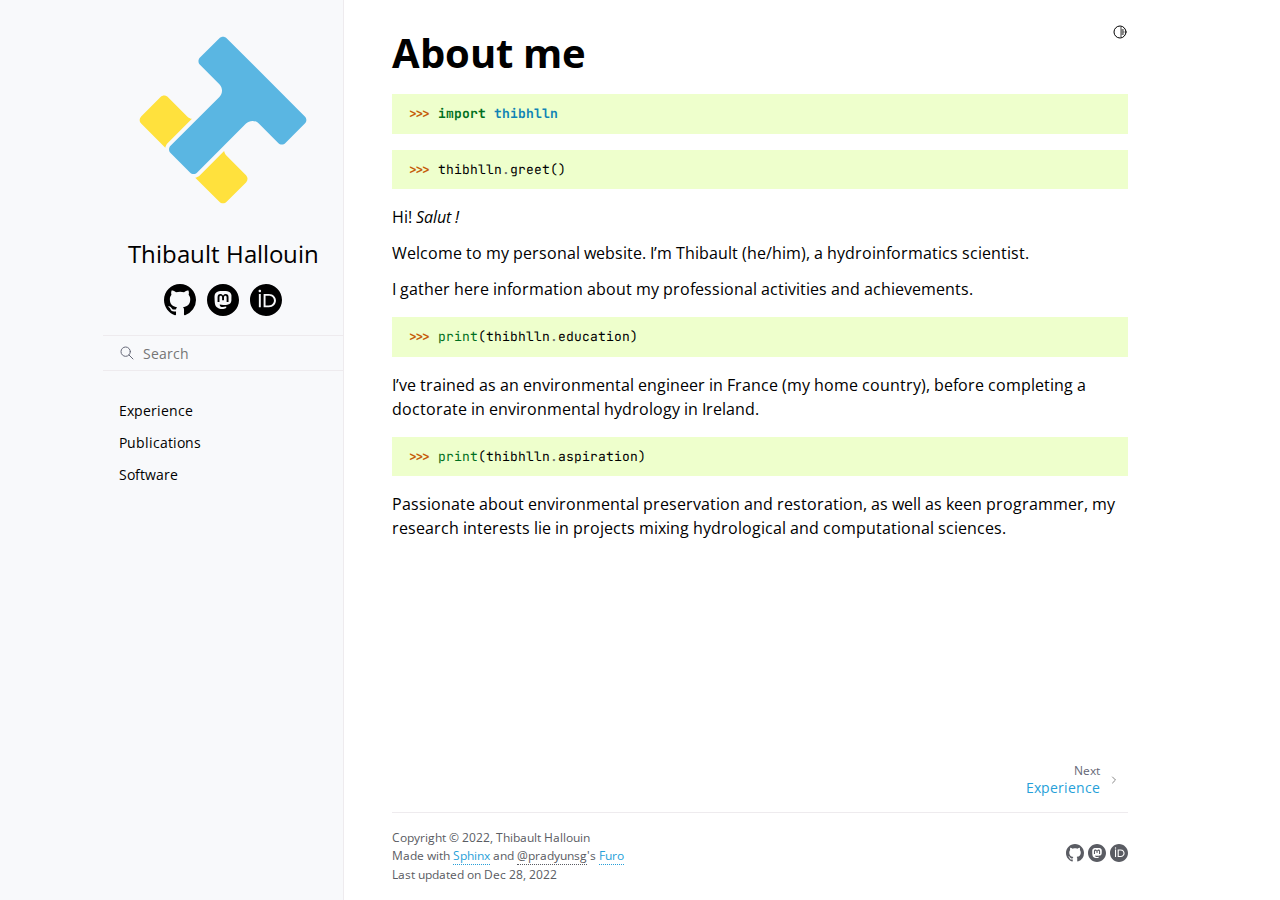
<file: index.html>
<!doctype html>
<html class="no-js" lang="en">
  <head><meta charset="utf-8"/>
    <meta name="viewport" content="width=device-width,initial-scale=1"/>
    <meta name="color-scheme" content="light dark"><meta name="generator" content="Docutils 0.17.1: http://docutils.sourceforge.net/" />
<link rel="index" title="Index" href="genindex.html" /><link rel="search" title="Search" href="search.html" /><link rel="next" title="Experience" href="experience.html" />

    <link rel="shortcut icon" href="_static/thibhlln.ico"/><meta name="generator" content="sphinx-4.5.0, furo 2022.03.04"/>
        <title>Thibault Hallouin</title>
      <link rel="stylesheet" type="text/css" href="_static/pygments.css" />
    <link rel="stylesheet" type="text/css" href="_static/styles/furo.css?digest=935aa2abcc5c1da4283d1dc201fb1f0add16d23a" />
    <link rel="stylesheet" type="text/css" href="_static/panels-main.c949a650a448cc0ae9fd3441c0e17fb0.css" />
    <link rel="stylesheet" type="text/css" href="_static/panels-bootstrap.5fd3999ee7762ccc51105388f4a9d115.css" />
    <link rel="stylesheet" type="text/css" href="_static/panels-variables.06eb56fa6e07937060861dad626602ad.css" />
    <link rel="stylesheet" type="text/css" href="_static/styles/furo-extensions.css?digest=25ceb02ed1c46dc30f2321ff83e92799f69dfdb9" />
    <link rel="stylesheet" type="text/css" href="_static/custom.css" />
    
    


<style>
  body {
    --color-code-background: #eeffcc;
  --color-code-foreground: black;
  --font-stack: Open Sans, sans-serif;
  --font-stack--monospace: JetBrains Mono, monospace;
  --color-brand-primary: var(--color-foreground-primary);
  --color-brand-content: #269fd9;
  
  }
  @media not print {
    body[data-theme="dark"] {
      --color-code-background: #272822;
  --color-code-foreground: #f8f8f2;
  --color-code-background: #18181a;
  --color-brand-primary: var(--color-foreground-primary);
  --color-brand-content: #5ab6e2;
  
    }
    @media (prefers-color-scheme: dark) {
      body:not([data-theme="light"]) {
        --color-code-background: #272822;
  --color-code-foreground: #f8f8f2;
  --color-code-background: #18181a;
  --color-brand-primary: var(--color-foreground-primary);
  --color-brand-content: #5ab6e2;
  
      }
    }
  }
</style></head>
  <body>
    <script>
      document.body.dataset.theme = localStorage.getItem("theme") || "auto";
    </script>
    
<svg xmlns="http://www.w3.org/2000/svg" style="display: none;">
  <symbol id="svg-toc" viewBox="0 0 24 24">
    <title>Contents</title>
    <svg stroke="currentColor" fill="currentColor" stroke-width="0" viewBox="0 0 1024 1024">
      <path d="M408 442h480c4.4 0 8-3.6 8-8v-56c0-4.4-3.6-8-8-8H408c-4.4 0-8 3.6-8 8v56c0 4.4 3.6 8 8 8zm-8 204c0 4.4 3.6 8 8 8h480c4.4 0 8-3.6 8-8v-56c0-4.4-3.6-8-8-8H408c-4.4 0-8 3.6-8 8v56zm504-486H120c-4.4 0-8 3.6-8 8v56c0 4.4 3.6 8 8 8h784c4.4 0 8-3.6 8-8v-56c0-4.4-3.6-8-8-8zm0 632H120c-4.4 0-8 3.6-8 8v56c0 4.4 3.6 8 8 8h784c4.4 0 8-3.6 8-8v-56c0-4.4-3.6-8-8-8zM115.4 518.9L271.7 642c5.8 4.6 14.4.5 14.4-6.9V388.9c0-7.4-8.5-11.5-14.4-6.9L115.4 505.1a8.74 8.74 0 0 0 0 13.8z"/>
    </svg>
  </symbol>
  <symbol id="svg-menu" viewBox="0 0 24 24">
    <title>Menu</title>
    <svg xmlns="http://www.w3.org/2000/svg" viewBox="0 0 24 24" fill="none" stroke="currentColor"
      stroke-width="2" stroke-linecap="round" stroke-linejoin="round" class="feather-menu">
      <line x1="3" y1="12" x2="21" y2="12"></line>
      <line x1="3" y1="6" x2="21" y2="6"></line>
      <line x1="3" y1="18" x2="21" y2="18"></line>
    </svg>
  </symbol>
  <symbol id="svg-arrow-right" viewBox="0 0 24 24">
    <title>Expand</title>
    <svg xmlns="http://www.w3.org/2000/svg" viewBox="0 0 24 24" fill="none" stroke="currentColor"
      stroke-width="2" stroke-linecap="round" stroke-linejoin="round" class="feather-chevron-right">
      <polyline points="9 18 15 12 9 6"></polyline>
    </svg>
  </symbol>
  <symbol id="svg-sun" viewBox="0 0 24 24">
    <title>Light mode</title>
    <svg xmlns="http://www.w3.org/2000/svg" viewBox="0 0 24 24" fill="none" stroke="currentColor"
      stroke-width="1.5" stroke-linecap="round" stroke-linejoin="round" class="feather-sun">
      <circle cx="12" cy="12" r="5"></circle>
      <line x1="12" y1="1" x2="12" y2="3"></line>
      <line x1="12" y1="21" x2="12" y2="23"></line>
      <line x1="4.22" y1="4.22" x2="5.64" y2="5.64"></line>
      <line x1="18.36" y1="18.36" x2="19.78" y2="19.78"></line>
      <line x1="1" y1="12" x2="3" y2="12"></line>
      <line x1="21" y1="12" x2="23" y2="12"></line>
      <line x1="4.22" y1="19.78" x2="5.64" y2="18.36"></line>
      <line x1="18.36" y1="5.64" x2="19.78" y2="4.22"></line>
    </svg>
  </symbol>
  <symbol id="svg-moon" viewBox="0 0 24 24">
    <title>Dark mode</title>
    <svg xmlns="http://www.w3.org/2000/svg" viewBox="0 0 24 24" fill="none" stroke="currentColor"
      stroke-width="1.5" stroke-linecap="round" stroke-linejoin="round" class="icon-tabler-moon">
      <path stroke="none" d="M0 0h24v24H0z" fill="none" />
      <path d="M12 3c.132 0 .263 0 .393 0a7.5 7.5 0 0 0 7.92 12.446a9 9 0 1 1 -8.313 -12.454z" />
    </svg>
  </symbol>
  <symbol id="svg-sun-half" viewBox="0 0 24 24">
    <title>Auto light/dark mode</title>
    <svg xmlns="http://www.w3.org/2000/svg" viewBox="0 0 24 24" fill="none" stroke="currentColor"
      stroke-width="1.5" stroke-linecap="round" stroke-linejoin="round" class="icon-tabler-shadow">
      <path stroke="none" d="M0 0h24v24H0z" fill="none"/>
      <circle cx="12" cy="12" r="9" />
      <path d="M13 12h5" />
      <path d="M13 15h4" />
      <path d="M13 18h1" />
      <path d="M13 9h4" />
      <path d="M13 6h1" />
    </svg>
  </symbol>
</svg>

<input type="checkbox" class="sidebar-toggle" name="__navigation" id="__navigation">
<input type="checkbox" class="sidebar-toggle" name="__toc" id="__toc">
<label class="overlay sidebar-overlay" for="__navigation">
  <div class="visually-hidden">Hide navigation sidebar</div>
</label>
<label class="overlay toc-overlay" for="__toc">
  <div class="visually-hidden">Hide table of contents sidebar</div>
</label>



<div class="page">
  <header class="mobile-header">
    <div class="header-left">
      <label class="nav-overlay-icon" for="__navigation">
        <div class="visually-hidden">Toggle site navigation sidebar</div>
        <i class="icon"><svg><use href="#svg-menu"></use></svg></i>
      </label>
    </div>
    <div class="header-center">
      <a href="#"><div class="brand">Thibault Hallouin</div></a>
    </div>
    <div class="header-right">
      <div class="theme-toggle-container theme-toggle-header">
        <button class="theme-toggle">
          <div class="visually-hidden">Toggle Light / Dark / Auto color theme</div>
          <svg class="theme-icon-when-auto"><use href="#svg-sun-half"></use></svg>
          <svg class="theme-icon-when-dark"><use href="#svg-moon"></use></svg>
          <svg class="theme-icon-when-light"><use href="#svg-sun"></use></svg>
        </button>
      </div>
      <label class="toc-overlay-icon toc-header-icon no-toc" for="__toc">
        <div class="visually-hidden">Toggle table of contents sidebar</div>
        <i class="icon"><svg><use href="#svg-toc"></use></svg></i>
      </label>
    </div>
  </header>
  <aside class="sidebar-drawer">
    <div class="sidebar-container">
      
      <div class="sidebar-sticky"><a class="sidebar-brand centered" href="#">
  
  <div class="sidebar-logo-container">
    <img class="sidebar-logo" src="_static/thibhlln.svg" alt="Logo"/>
  </div>
  
  <span class="sidebar-brand-text">Thibault Hallouin</span>
  
</a>
<div class="sidebar-brand-socials centered">
    <a class="muted-link " href="https://github.com/thibhlln" aria-label="On GitHub">
      
                <svg stroke="currentColor" fill="currentColor" stroke-width="0" viewBox="0 0 16 16">
                    <path fill-rule="evenodd" d="M8 0C3.58 0 0 3.58 0 8c0 3.54 2.29 6.53 5.47 7.59.4.07.55-.17.55-.38 0-.19-.01-.82-.01-1.49-2.01.37-2.53-.49-2.69-.94-.09-.23-.48-.94-.82-1.13-.28-.15-.68-.52-.01-.53.63-.01 1.08.58 1.23.82.72 1.21 1.87.87 2.33.66.07-.52.28-.87.51-1.07-1.78-.2-3.64-.89-3.64-3.95 0-.87.31-1.59.82-2.15-.08-.2-.36-1.02.08-2.12 0 0 .67-.21 2.2.82.64-.18 1.32-.27 2-.27.68 0 1.36.09 2 .27 1.53-1.04 2.2-.82 2.2-.82.44 1.1.16 1.92.08 2.12.51.56.82 1.27.82 2.15 0 3.07-1.87 3.75-3.65 3.95.29.25.54.73.54 1.48 0 1.07-.01 1.93-.01 2.2 0 .21.15.46.55.38A8.013 8.013 0 0 0 16 8c0-4.42-3.58-8-8-8z"></path>
                </svg>
            
    </a>
    <a class="muted-link " href="https://mas.to/@thibh" aria-label="On Mastodon">
      
                <svg stroke="currentColor" fill="currentColor" stroke-width="0" viewBox="0 0 512 512">
                    <path fill-rule="evenodd"  d="M256 0c141.284 0 256 114.563 256 256 0 141.284-114.563 256-256 256C114.716 512 0 397.437 0 256 0 114.716 114.563 0 256 0zm134.506 175.487c-4.177-31.049-31.239-55.52-63.32-60.261-5.412-.801-25.918-3.717-73.421-3.717h-.354c-47.516 0-57.709 2.916-63.121 3.717-31.188 4.61-59.669 26.596-66.579 58.014-3.323 15.472-3.678 32.627-3.06 48.361.879 22.566 1.05 45.091 3.101 67.564a317.689 317.689 0 007.395 44.317c6.567 26.924 33.157 49.331 59.208 58.474a158.807 158.807 0 0086.622 4.57 126.28 126.28 0 009.367-2.561c6.988-2.22 15.173-4.701 21.191-9.063a.692.692 0 00.275-.525V362.6a.667.667 0 00-.066-.277.652.652 0 00-.721-.341 240.065 240.065 0 01-56.213 6.569c-32.58 0-41.342-15.46-43.849-21.895a67.833 67.833 0 01-3.812-17.259.611.611 0 01.054-.289.62.62 0 01.441-.361.644.644 0 01.293.006 235.518 235.518 0 0055.293 6.568c4.479 0 8.947 0 13.426-.12 18.732-.524 38.478-1.484 56.907-5.083.461-.091.921-.17 1.314-.288 29.073-5.583 56.739-23.104 59.55-67.472.104-1.748.368-18.296.368-20.108.012-6.16 1.983-43.699-.289-66.763zm-46.057 34.885v77.139H313.88v-74.867c0-15.761-6.569-23.8-19.929-23.8-14.689 0-22.045 9.511-22.045 28.291v40.981h-30.383v-40.981c0-18.78-7.371-28.291-22.058-28.291-13.281 0-19.915 8.039-19.915 23.8v74.867h-30.556v-77.139c0-15.761 4.025-28.283 12.072-37.565 8.303-9.26 19.193-14.014 32.711-14.014 15.645 0 27.468 6.016 35.35 18.033l7.607 12.767 7.62-12.767c7.881-12.017 19.705-18.033 35.323-18.033 13.506 0 24.395 4.754 32.724 14.014 8.041 9.274 12.056 21.796 12.048 37.565z"></path>
                </svg>
            
    </a>
    <a class="muted-link " href="https://orcid.org/0000-0003-0144-2989" aria-label="ORCID">
      
                <svg stroke="currentColor" fill="currentColor" stroke-width="0" viewBox="0 0 24 24">
                    <path fill-rule="evenodd" d="M12 0C5.372 0 0 5.372 0 12s5.372 12 12 12 12-5.372 12-12S18.628 0 12 0zM7.369 4.378c.525 0 .947.431.947.947s-.422.947-.947.947a.95.95 0 0 1-.947-.947c0-.525.422-.947.947-.947zm-.722 3.038h1.444v10.041H6.647V7.416zm3.562 0h3.9c3.712 0 5.344 2.653 5.344 5.025 0 2.578-2.016 5.025-5.325 5.025h-3.919V7.416zm1.444 1.303v7.444h2.297c3.272 0 4.022-2.484 4.022-3.722 0-2.016-1.284-3.722-4.097-3.722h-2.222z"></path>
                </svg>
            
    </a>
    
    
</div><form class="sidebar-search-container" method="get" action="search.html" role="search">
  <input class="sidebar-search" placeholder=Search name="q" aria-label="Search">
  <input type="hidden" name="check_keywords" value="yes">
  <input type="hidden" name="area" value="default">
</form>
<div id="searchbox"></div><div class="sidebar-scroll"><div class="sidebar-tree">
  <ul>
<li class="toctree-l1"><a class="reference internal" href="experience.html">Experience</a></li>
<li class="toctree-l1"><a class="reference internal" href="publications.html">Publications</a></li>
<li class="toctree-l1"><a class="reference internal" href="software.html">Software</a></li>
</ul>

</div>
</div>

      </div>
      
    </div>
  </aside>
  <div class="main">
    <div class="content">
      <div class="article-container">
        <a href="#" class="back-to-top muted-link">
          <svg xmlns="http://www.w3.org/2000/svg" viewBox="0 0 24 24">
            <path d="M13 20h-2V8l-5.5 5.5-1.42-1.42L12 4.16l7.92 7.92-1.42 1.42L13 8v12z"></path>
          </svg>
          <span>Back to top</span>
        </a>
        <div class="content-icon-container"><div class="theme-toggle-container theme-toggle-content">
            <button class="theme-toggle">
              <div class="visually-hidden">Toggle Light / Dark / Auto color theme</div>
              <svg class="theme-icon-when-auto"><use href="#svg-sun-half"></use></svg>
              <svg class="theme-icon-when-dark"><use href="#svg-moon"></use></svg>
              <svg class="theme-icon-when-light"><use href="#svg-sun"></use></svg>
            </button>
          </div>
          <label class="toc-overlay-icon toc-content-icon no-toc" for="__toc">
            <div class="visually-hidden">Toggle table of contents sidebar</div>
            <i class="icon"><svg><use href="#svg-toc"></use></svg></i>
          </label>
        </div>
        <article role="main">
          <section id="about-me">
<h1>About me<a class="headerlink" href="#about-me" title="Permalink to this headline"><span class="fa fa-link"></span></a></h1>
<div class="highlight-python notranslate"><div class="highlight"><pre><span></span><span class="gp">&gt;&gt;&gt; </span><span class="kn">import</span> <span class="nn">thibhlln</span>
</pre></div>
</div>
<div class="highlight-python notranslate"><div class="highlight"><pre><span></span><span class="gp">&gt;&gt;&gt; </span><span class="n">thibhlln</span><span class="o">.</span><span class="n">greet</span><span class="p">()</span>
</pre></div>
</div>
<p>Hi! <em>Salut !</em></p>
<p>Welcome to my personal website. I’m Thibault (he/him), a hydroinformatics scientist.</p>
<p>I gather here information about my professional activities and achievements.</p>
<div class="highlight-python notranslate"><div class="highlight"><pre><span></span><span class="gp">&gt;&gt;&gt; </span><span class="nb">print</span><span class="p">(</span><span class="n">thibhlln</span><span class="o">.</span><span class="n">education</span><span class="p">)</span>
</pre></div>
</div>
<p>I’ve trained as an environmental engineer in France (my home country), before
completing a doctorate in environmental hydrology in Ireland.</p>
<div class="highlight-python notranslate"><div class="highlight"><pre><span></span><span class="gp">&gt;&gt;&gt; </span><span class="nb">print</span><span class="p">(</span><span class="n">thibhlln</span><span class="o">.</span><span class="n">aspiration</span><span class="p">)</span>
</pre></div>
</div>
<p>Passionate about environmental preservation and restoration, as well as keen programmer,
my research interests lie in projects mixing hydrological and computational sciences.</p>
<div class="toctree-wrapper compound">
</div>
</section>

        </article>
      </div>
      <footer>
        
        <div class="related-pages">
          <a class="next-page" href="experience.html">
              <div class="page-info">
                <div class="context">
                  <span>Next</span>
                </div>
                <div class="title">Experience</div>
              </div>
              <svg><use href="#svg-arrow-right"></use></svg>
            </a>
          
        </div>
        <div class="bottom-of-page">
          <div class="left-details">
            <div class="copyright">
                Copyright &#169; 2022, Thibault Hallouin
            </div>
            Made with <a href="https://www.sphinx-doc.org/">Sphinx</a> and <a class="muted-link" href="https://pradyunsg.me">@pradyunsg</a>'s
            
            <a href="https://github.com/pradyunsg/furo">Furo</a>
            <div class="last-updated">
              Last updated on Dec 28, 2022</div>
          </div>
          <div class="right-details">
            <div class="icons">
              <a class="muted-link " href="https://github.com/thibhlln" aria-label="On GitHub">
                <svg stroke="currentColor" fill="currentColor" stroke-width="0" viewBox="0 0 16 16">
                    <path fill-rule="evenodd" d="M8 0C3.58 0 0 3.58 0 8c0 3.54 2.29 6.53 5.47 7.59.4.07.55-.17.55-.38 0-.19-.01-.82-.01-1.49-2.01.37-2.53-.49-2.69-.94-.09-.23-.48-.94-.82-1.13-.28-.15-.68-.52-.01-.53.63-.01 1.08.58 1.23.82.72 1.21 1.87.87 2.33.66.07-.52.28-.87.51-1.07-1.78-.2-3.64-.89-3.64-3.95 0-.87.31-1.59.82-2.15-.08-.2-.36-1.02.08-2.12 0 0 .67-.21 2.2.82.64-.18 1.32-.27 2-.27.68 0 1.36.09 2 .27 1.53-1.04 2.2-.82 2.2-.82.44 1.1.16 1.92.08 2.12.51.56.82 1.27.82 2.15 0 3.07-1.87 3.75-3.65 3.95.29.25.54.73.54 1.48 0 1.07-.01 1.93-.01 2.2 0 .21.15.46.55.38A8.013 8.013 0 0 0 16 8c0-4.42-3.58-8-8-8z"></path>
                </svg>
            </a>
              <a class="muted-link " href="https://mas.to/@thibh" aria-label="On Mastodon">
                <svg stroke="currentColor" fill="currentColor" stroke-width="0" viewBox="0 0 512 512">
                    <path fill-rule="evenodd"  d="M256 0c141.284 0 256 114.563 256 256 0 141.284-114.563 256-256 256C114.716 512 0 397.437 0 256 0 114.716 114.563 0 256 0zm134.506 175.487c-4.177-31.049-31.239-55.52-63.32-60.261-5.412-.801-25.918-3.717-73.421-3.717h-.354c-47.516 0-57.709 2.916-63.121 3.717-31.188 4.61-59.669 26.596-66.579 58.014-3.323 15.472-3.678 32.627-3.06 48.361.879 22.566 1.05 45.091 3.101 67.564a317.689 317.689 0 007.395 44.317c6.567 26.924 33.157 49.331 59.208 58.474a158.807 158.807 0 0086.622 4.57 126.28 126.28 0 009.367-2.561c6.988-2.22 15.173-4.701 21.191-9.063a.692.692 0 00.275-.525V362.6a.667.667 0 00-.066-.277.652.652 0 00-.721-.341 240.065 240.065 0 01-56.213 6.569c-32.58 0-41.342-15.46-43.849-21.895a67.833 67.833 0 01-3.812-17.259.611.611 0 01.054-.289.62.62 0 01.441-.361.644.644 0 01.293.006 235.518 235.518 0 0055.293 6.568c4.479 0 8.947 0 13.426-.12 18.732-.524 38.478-1.484 56.907-5.083.461-.091.921-.17 1.314-.288 29.073-5.583 56.739-23.104 59.55-67.472.104-1.748.368-18.296.368-20.108.012-6.16 1.983-43.699-.289-66.763zm-46.057 34.885v77.139H313.88v-74.867c0-15.761-6.569-23.8-19.929-23.8-14.689 0-22.045 9.511-22.045 28.291v40.981h-30.383v-40.981c0-18.78-7.371-28.291-22.058-28.291-13.281 0-19.915 8.039-19.915 23.8v74.867h-30.556v-77.139c0-15.761 4.025-28.283 12.072-37.565 8.303-9.26 19.193-14.014 32.711-14.014 15.645 0 27.468 6.016 35.35 18.033l7.607 12.767 7.62-12.767c7.881-12.017 19.705-18.033 35.323-18.033 13.506 0 24.395 4.754 32.724 14.014 8.041 9.274 12.056 21.796 12.048 37.565z"></path>
                </svg>
            </a>
              <a class="muted-link " href="https://orcid.org/0000-0003-0144-2989" aria-label="ORCID">
                <svg stroke="currentColor" fill="currentColor" stroke-width="0" viewBox="0 0 24 24">
                    <path fill-rule="evenodd" d="M12 0C5.372 0 0 5.372 0 12s5.372 12 12 12 12-5.372 12-12S18.628 0 12 0zM7.369 4.378c.525 0 .947.431.947.947s-.422.947-.947.947a.95.95 0 0 1-.947-.947c0-.525.422-.947.947-.947zm-.722 3.038h1.444v10.041H6.647V7.416zm3.562 0h3.9c3.712 0 5.344 2.653 5.344 5.025 0 2.578-2.016 5.025-5.325 5.025h-3.919V7.416zm1.444 1.303v7.444h2.297c3.272 0 4.022-2.484 4.022-3.722 0-2.016-1.284-3.722-4.097-3.722h-2.222z"></path>
                </svg>
            </a>
              
            </div>
          </div>
        </div>
        
      </footer>
    </div>
    <aside class="toc-drawer no-toc">
      
      
      
    </aside>
  </div>
</div><script data-url_root="./" id="documentation_options" src="_static/documentation_options.js"></script>
    <script src="_static/jquery.js"></script>
    <script src="_static/underscore.js"></script>
    <script src="_static/doctools.js"></script>
    <script src="_static/scripts/furo.js"></script>
    </body>
</html>
</file>
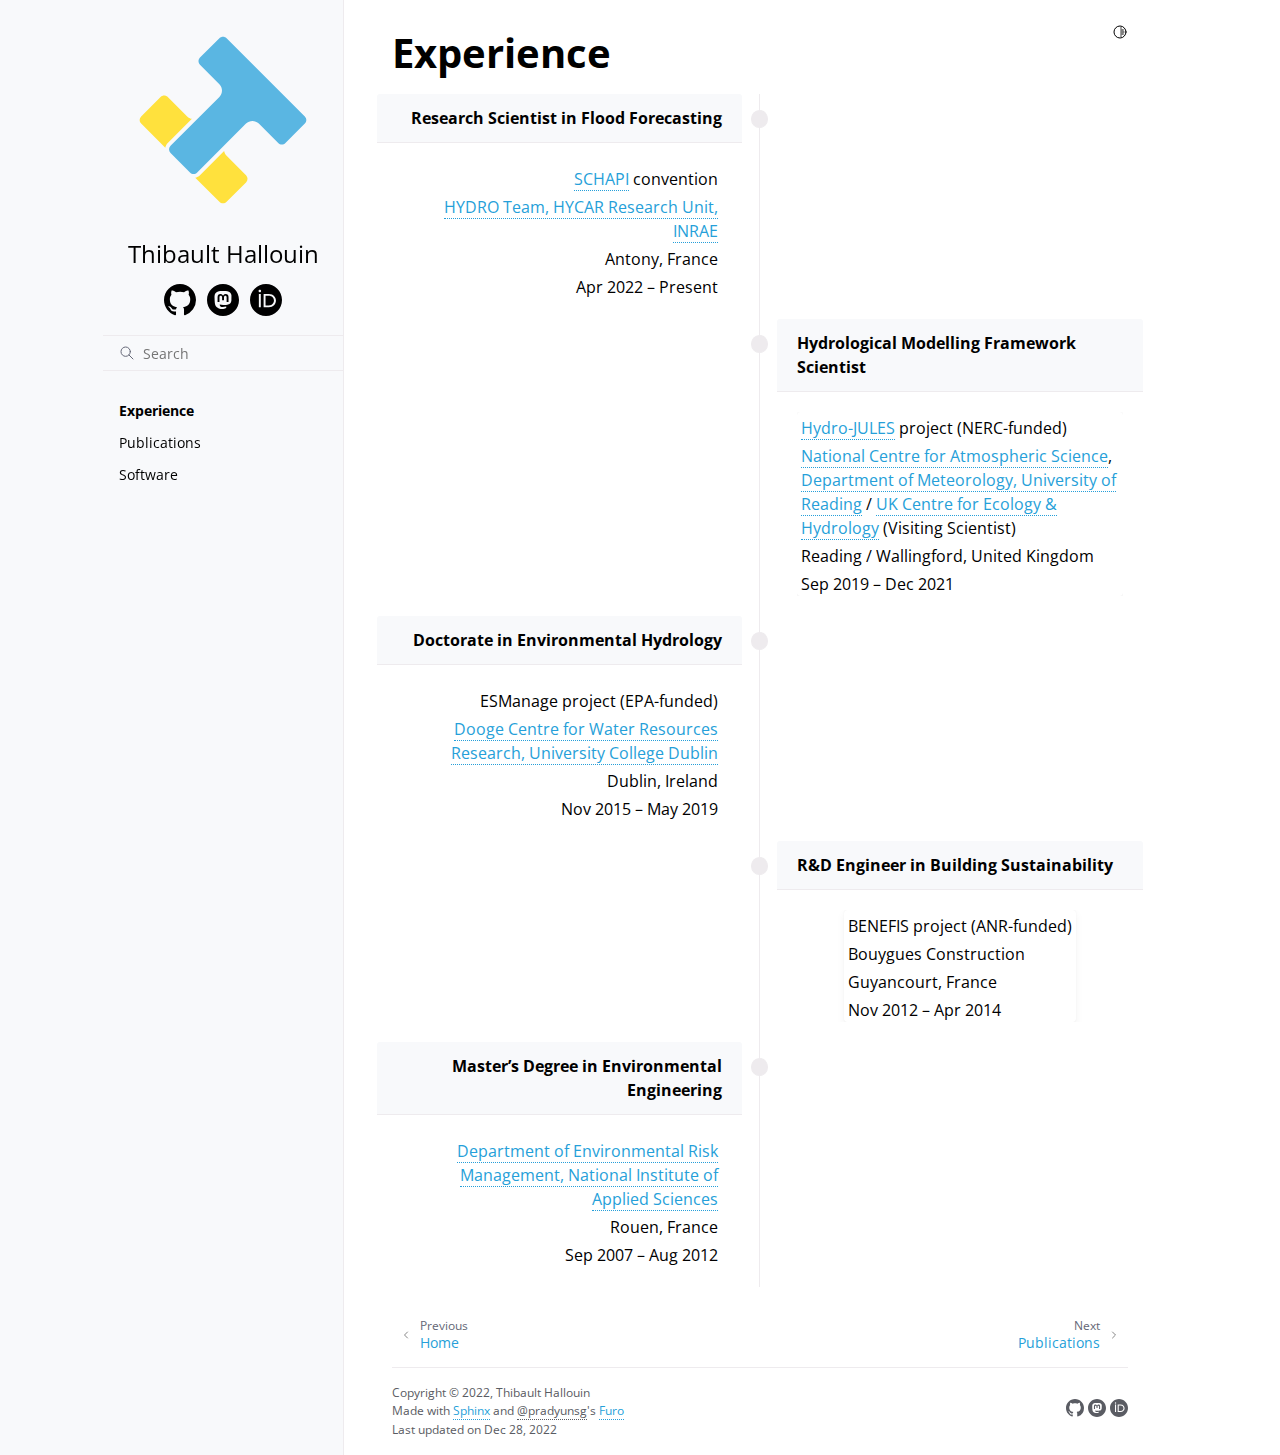
<file: experience.html>
<!doctype html>
<html class="no-js" lang="en">
  <head><meta charset="utf-8"/>
    <meta name="viewport" content="width=device-width,initial-scale=1"/>
    <meta name="color-scheme" content="light dark"><meta name="generator" content="Docutils 0.17.1: http://docutils.sourceforge.net/" />
<link rel="index" title="Index" href="genindex.html" /><link rel="search" title="Search" href="search.html" /><link rel="next" title="Publications" href="publications.html" /><link rel="prev" title="About me" href="index.html" />

    <link rel="shortcut icon" href="_static/thibhlln.ico"/><meta name="generator" content="sphinx-4.5.0, furo 2022.03.04"/>
        <title>Experience - Thibault Hallouin</title>
      <link rel="stylesheet" type="text/css" href="_static/pygments.css" />
    <link rel="stylesheet" type="text/css" href="_static/styles/furo.css?digest=935aa2abcc5c1da4283d1dc201fb1f0add16d23a" />
    <link rel="stylesheet" type="text/css" href="_static/panels-main.c949a650a448cc0ae9fd3441c0e17fb0.css" />
    <link rel="stylesheet" type="text/css" href="_static/panels-bootstrap.5fd3999ee7762ccc51105388f4a9d115.css" />
    <link rel="stylesheet" type="text/css" href="_static/panels-variables.06eb56fa6e07937060861dad626602ad.css" />
    <link rel="stylesheet" type="text/css" href="_static/styles/furo-extensions.css?digest=25ceb02ed1c46dc30f2321ff83e92799f69dfdb9" />
    <link rel="stylesheet" type="text/css" href="_static/custom.css" />
    
    


<style>
  body {
    --color-code-background: #eeffcc;
  --color-code-foreground: black;
  --font-stack: Open Sans, sans-serif;
  --font-stack--monospace: JetBrains Mono, monospace;
  --color-brand-primary: var(--color-foreground-primary);
  --color-brand-content: #269fd9;
  
  }
  @media not print {
    body[data-theme="dark"] {
      --color-code-background: #272822;
  --color-code-foreground: #f8f8f2;
  --color-code-background: #18181a;
  --color-brand-primary: var(--color-foreground-primary);
  --color-brand-content: #5ab6e2;
  
    }
    @media (prefers-color-scheme: dark) {
      body:not([data-theme="light"]) {
        --color-code-background: #272822;
  --color-code-foreground: #f8f8f2;
  --color-code-background: #18181a;
  --color-brand-primary: var(--color-foreground-primary);
  --color-brand-content: #5ab6e2;
  
      }
    }
  }
</style></head>
  <body>
    <script>
      document.body.dataset.theme = localStorage.getItem("theme") || "auto";
    </script>
    
<svg xmlns="http://www.w3.org/2000/svg" style="display: none;">
  <symbol id="svg-toc" viewBox="0 0 24 24">
    <title>Contents</title>
    <svg stroke="currentColor" fill="currentColor" stroke-width="0" viewBox="0 0 1024 1024">
      <path d="M408 442h480c4.4 0 8-3.6 8-8v-56c0-4.4-3.6-8-8-8H408c-4.4 0-8 3.6-8 8v56c0 4.4 3.6 8 8 8zm-8 204c0 4.4 3.6 8 8 8h480c4.4 0 8-3.6 8-8v-56c0-4.4-3.6-8-8-8H408c-4.4 0-8 3.6-8 8v56zm504-486H120c-4.4 0-8 3.6-8 8v56c0 4.4 3.6 8 8 8h784c4.4 0 8-3.6 8-8v-56c0-4.4-3.6-8-8-8zm0 632H120c-4.4 0-8 3.6-8 8v56c0 4.4 3.6 8 8 8h784c4.4 0 8-3.6 8-8v-56c0-4.4-3.6-8-8-8zM115.4 518.9L271.7 642c5.8 4.6 14.4.5 14.4-6.9V388.9c0-7.4-8.5-11.5-14.4-6.9L115.4 505.1a8.74 8.74 0 0 0 0 13.8z"/>
    </svg>
  </symbol>
  <symbol id="svg-menu" viewBox="0 0 24 24">
    <title>Menu</title>
    <svg xmlns="http://www.w3.org/2000/svg" viewBox="0 0 24 24" fill="none" stroke="currentColor"
      stroke-width="2" stroke-linecap="round" stroke-linejoin="round" class="feather-menu">
      <line x1="3" y1="12" x2="21" y2="12"></line>
      <line x1="3" y1="6" x2="21" y2="6"></line>
      <line x1="3" y1="18" x2="21" y2="18"></line>
    </svg>
  </symbol>
  <symbol id="svg-arrow-right" viewBox="0 0 24 24">
    <title>Expand</title>
    <svg xmlns="http://www.w3.org/2000/svg" viewBox="0 0 24 24" fill="none" stroke="currentColor"
      stroke-width="2" stroke-linecap="round" stroke-linejoin="round" class="feather-chevron-right">
      <polyline points="9 18 15 12 9 6"></polyline>
    </svg>
  </symbol>
  <symbol id="svg-sun" viewBox="0 0 24 24">
    <title>Light mode</title>
    <svg xmlns="http://www.w3.org/2000/svg" viewBox="0 0 24 24" fill="none" stroke="currentColor"
      stroke-width="1.5" stroke-linecap="round" stroke-linejoin="round" class="feather-sun">
      <circle cx="12" cy="12" r="5"></circle>
      <line x1="12" y1="1" x2="12" y2="3"></line>
      <line x1="12" y1="21" x2="12" y2="23"></line>
      <line x1="4.22" y1="4.22" x2="5.64" y2="5.64"></line>
      <line x1="18.36" y1="18.36" x2="19.78" y2="19.78"></line>
      <line x1="1" y1="12" x2="3" y2="12"></line>
      <line x1="21" y1="12" x2="23" y2="12"></line>
      <line x1="4.22" y1="19.78" x2="5.64" y2="18.36"></line>
      <line x1="18.36" y1="5.64" x2="19.78" y2="4.22"></line>
    </svg>
  </symbol>
  <symbol id="svg-moon" viewBox="0 0 24 24">
    <title>Dark mode</title>
    <svg xmlns="http://www.w3.org/2000/svg" viewBox="0 0 24 24" fill="none" stroke="currentColor"
      stroke-width="1.5" stroke-linecap="round" stroke-linejoin="round" class="icon-tabler-moon">
      <path stroke="none" d="M0 0h24v24H0z" fill="none" />
      <path d="M12 3c.132 0 .263 0 .393 0a7.5 7.5 0 0 0 7.92 12.446a9 9 0 1 1 -8.313 -12.454z" />
    </svg>
  </symbol>
  <symbol id="svg-sun-half" viewBox="0 0 24 24">
    <title>Auto light/dark mode</title>
    <svg xmlns="http://www.w3.org/2000/svg" viewBox="0 0 24 24" fill="none" stroke="currentColor"
      stroke-width="1.5" stroke-linecap="round" stroke-linejoin="round" class="icon-tabler-shadow">
      <path stroke="none" d="M0 0h24v24H0z" fill="none"/>
      <circle cx="12" cy="12" r="9" />
      <path d="M13 12h5" />
      <path d="M13 15h4" />
      <path d="M13 18h1" />
      <path d="M13 9h4" />
      <path d="M13 6h1" />
    </svg>
  </symbol>
</svg>

<input type="checkbox" class="sidebar-toggle" name="__navigation" id="__navigation">
<input type="checkbox" class="sidebar-toggle" name="__toc" id="__toc">
<label class="overlay sidebar-overlay" for="__navigation">
  <div class="visually-hidden">Hide navigation sidebar</div>
</label>
<label class="overlay toc-overlay" for="__toc">
  <div class="visually-hidden">Hide table of contents sidebar</div>
</label>



<div class="page">
  <header class="mobile-header">
    <div class="header-left">
      <label class="nav-overlay-icon" for="__navigation">
        <div class="visually-hidden">Toggle site navigation sidebar</div>
        <i class="icon"><svg><use href="#svg-menu"></use></svg></i>
      </label>
    </div>
    <div class="header-center">
      <a href="index.html"><div class="brand">Thibault Hallouin</div></a>
    </div>
    <div class="header-right">
      <div class="theme-toggle-container theme-toggle-header">
        <button class="theme-toggle">
          <div class="visually-hidden">Toggle Light / Dark / Auto color theme</div>
          <svg class="theme-icon-when-auto"><use href="#svg-sun-half"></use></svg>
          <svg class="theme-icon-when-dark"><use href="#svg-moon"></use></svg>
          <svg class="theme-icon-when-light"><use href="#svg-sun"></use></svg>
        </button>
      </div>
      <label class="toc-overlay-icon toc-header-icon no-toc" for="__toc">
        <div class="visually-hidden">Toggle table of contents sidebar</div>
        <i class="icon"><svg><use href="#svg-toc"></use></svg></i>
      </label>
    </div>
  </header>
  <aside class="sidebar-drawer">
    <div class="sidebar-container">
      
      <div class="sidebar-sticky"><a class="sidebar-brand centered" href="index.html">
  
  <div class="sidebar-logo-container">
    <img class="sidebar-logo" src="_static/thibhlln.svg" alt="Logo"/>
  </div>
  
  <span class="sidebar-brand-text">Thibault Hallouin</span>
  
</a>
<div class="sidebar-brand-socials centered">
    <a class="muted-link " href="https://github.com/thibhlln" aria-label="On GitHub">
      
                <svg stroke="currentColor" fill="currentColor" stroke-width="0" viewBox="0 0 16 16">
                    <path fill-rule="evenodd" d="M8 0C3.58 0 0 3.58 0 8c0 3.54 2.29 6.53 5.47 7.59.4.07.55-.17.55-.38 0-.19-.01-.82-.01-1.49-2.01.37-2.53-.49-2.69-.94-.09-.23-.48-.94-.82-1.13-.28-.15-.68-.52-.01-.53.63-.01 1.08.58 1.23.82.72 1.21 1.87.87 2.33.66.07-.52.28-.87.51-1.07-1.78-.2-3.64-.89-3.64-3.95 0-.87.31-1.59.82-2.15-.08-.2-.36-1.02.08-2.12 0 0 .67-.21 2.2.82.64-.18 1.32-.27 2-.27.68 0 1.36.09 2 .27 1.53-1.04 2.2-.82 2.2-.82.44 1.1.16 1.92.08 2.12.51.56.82 1.27.82 2.15 0 3.07-1.87 3.75-3.65 3.95.29.25.54.73.54 1.48 0 1.07-.01 1.93-.01 2.2 0 .21.15.46.55.38A8.013 8.013 0 0 0 16 8c0-4.42-3.58-8-8-8z"></path>
                </svg>
            
    </a>
    <a class="muted-link " href="https://mas.to/@thibh" aria-label="On Mastodon">
      
                <svg stroke="currentColor" fill="currentColor" stroke-width="0" viewBox="0 0 512 512">
                    <path fill-rule="evenodd"  d="M256 0c141.284 0 256 114.563 256 256 0 141.284-114.563 256-256 256C114.716 512 0 397.437 0 256 0 114.716 114.563 0 256 0zm134.506 175.487c-4.177-31.049-31.239-55.52-63.32-60.261-5.412-.801-25.918-3.717-73.421-3.717h-.354c-47.516 0-57.709 2.916-63.121 3.717-31.188 4.61-59.669 26.596-66.579 58.014-3.323 15.472-3.678 32.627-3.06 48.361.879 22.566 1.05 45.091 3.101 67.564a317.689 317.689 0 007.395 44.317c6.567 26.924 33.157 49.331 59.208 58.474a158.807 158.807 0 0086.622 4.57 126.28 126.28 0 009.367-2.561c6.988-2.22 15.173-4.701 21.191-9.063a.692.692 0 00.275-.525V362.6a.667.667 0 00-.066-.277.652.652 0 00-.721-.341 240.065 240.065 0 01-56.213 6.569c-32.58 0-41.342-15.46-43.849-21.895a67.833 67.833 0 01-3.812-17.259.611.611 0 01.054-.289.62.62 0 01.441-.361.644.644 0 01.293.006 235.518 235.518 0 0055.293 6.568c4.479 0 8.947 0 13.426-.12 18.732-.524 38.478-1.484 56.907-5.083.461-.091.921-.17 1.314-.288 29.073-5.583 56.739-23.104 59.55-67.472.104-1.748.368-18.296.368-20.108.012-6.16 1.983-43.699-.289-66.763zm-46.057 34.885v77.139H313.88v-74.867c0-15.761-6.569-23.8-19.929-23.8-14.689 0-22.045 9.511-22.045 28.291v40.981h-30.383v-40.981c0-18.78-7.371-28.291-22.058-28.291-13.281 0-19.915 8.039-19.915 23.8v74.867h-30.556v-77.139c0-15.761 4.025-28.283 12.072-37.565 8.303-9.26 19.193-14.014 32.711-14.014 15.645 0 27.468 6.016 35.35 18.033l7.607 12.767 7.62-12.767c7.881-12.017 19.705-18.033 35.323-18.033 13.506 0 24.395 4.754 32.724 14.014 8.041 9.274 12.056 21.796 12.048 37.565z"></path>
                </svg>
            
    </a>
    <a class="muted-link " href="https://orcid.org/0000-0003-0144-2989" aria-label="ORCID">
      
                <svg stroke="currentColor" fill="currentColor" stroke-width="0" viewBox="0 0 24 24">
                    <path fill-rule="evenodd" d="M12 0C5.372 0 0 5.372 0 12s5.372 12 12 12 12-5.372 12-12S18.628 0 12 0zM7.369 4.378c.525 0 .947.431.947.947s-.422.947-.947.947a.95.95 0 0 1-.947-.947c0-.525.422-.947.947-.947zm-.722 3.038h1.444v10.041H6.647V7.416zm3.562 0h3.9c3.712 0 5.344 2.653 5.344 5.025 0 2.578-2.016 5.025-5.325 5.025h-3.919V7.416zm1.444 1.303v7.444h2.297c3.272 0 4.022-2.484 4.022-3.722 0-2.016-1.284-3.722-4.097-3.722h-2.222z"></path>
                </svg>
            
    </a>
    
    
</div><form class="sidebar-search-container" method="get" action="search.html" role="search">
  <input class="sidebar-search" placeholder=Search name="q" aria-label="Search">
  <input type="hidden" name="check_keywords" value="yes">
  <input type="hidden" name="area" value="default">
</form>
<div id="searchbox"></div><div class="sidebar-scroll"><div class="sidebar-tree">
  <ul class="current">
<li class="toctree-l1 current current-page"><a class="current reference internal" href="#">Experience</a></li>
<li class="toctree-l1"><a class="reference internal" href="publications.html">Publications</a></li>
<li class="toctree-l1"><a class="reference internal" href="software.html">Software</a></li>
</ul>

</div>
</div>

      </div>
      
    </div>
  </aside>
  <div class="main">
    <div class="content">
      <div class="article-container">
        <a href="#" class="back-to-top muted-link">
          <svg xmlns="http://www.w3.org/2000/svg" viewBox="0 0 24 24">
            <path d="M13 20h-2V8l-5.5 5.5-1.42-1.42L12 4.16l7.92 7.92-1.42 1.42L13 8v12z"></path>
          </svg>
          <span>Back to top</span>
        </a>
        <div class="content-icon-container"><div class="theme-toggle-container theme-toggle-content">
            <button class="theme-toggle">
              <div class="visually-hidden">Toggle Light / Dark / Auto color theme</div>
              <svg class="theme-icon-when-auto"><use href="#svg-sun-half"></use></svg>
              <svg class="theme-icon-when-dark"><use href="#svg-moon"></use></svg>
              <svg class="theme-icon-when-light"><use href="#svg-sun"></use></svg>
            </button>
          </div>
          <label class="toc-overlay-icon toc-content-icon no-toc" for="__toc">
            <div class="visually-hidden">Toggle table of contents sidebar</div>
            <i class="icon"><svg><use href="#svg-toc"></use></svg></i>
          </label>
        </div>
        <article role="main">
          <section id="experience">
<h1>Experience<a class="headerlink" href="#experience" title="Permalink to this headline"><span class="fa fa-link"></span></a></h1>
<div class="sphinx-bs timeline docutils">
<div class="row docutils">
<div class="d-flex col-6 p-0 entry left docutils">
<div class="card w-100 docutils">
<div class="card-header docutils">
<p class="card-text"><strong>Research Scientist in Flood Forecasting</strong></p>
</div>
<div class="card-body docutils">
<div class="table-wrapper"><table class="docutils align-default">
<colgroup>
<col style="width: 100%"/>
</colgroup>
<tbody>
<tr class="row-odd"><td><p class="card-text"><a class="reference external" href="https://lannuaire.service-public.fr/gouvernement/service-a-competence-nationale_179157">SCHAPI</a> convention</p></td>
</tr>
<tr class="row-even"><td><p class="card-text"><a class="reference external" href="https://webgr.inrae.fr/en/home/">HYDRO Team, HYCAR Research Unit, INRAE</a></p></td>
</tr>
<tr class="row-odd"><td><p class="card-text">Antony, France</p></td>
</tr>
<tr class="row-even"><td><p class="card-text">Apr 2022 – Present</p></td>
</tr>
</tbody>
</table></div>
</div>
</div>
</div>
<div class="d-flex col-6 p-0 right docutils">
<div class="card w-100 docutils">
<div class="card-body docutils">
</div>
</div>
</div>
<div class="d-flex col-6 p-0 left docutils">
<div class="card w-100 docutils">
<div class="card-body docutils">
</div>
</div>
</div>
<div class="d-flex col-6 p-0 entry right docutils">
<div class="card w-100 docutils">
<div class="card-header docutils">
<p class="card-text"><strong>Hydrological Modelling Framework Scientist</strong></p>
</div>
<div class="card-body docutils">
<div class="table-wrapper"><table class="docutils align-default">
<colgroup>
<col style="width: 100%"/>
</colgroup>
<tbody>
<tr class="row-odd"><td><p class="card-text"><a class="reference external" href="https://hydro-jules.org/">Hydro-JULES</a> project (NERC-funded)</p></td>
</tr>
<tr class="row-even"><td><p class="card-text"><a class="reference external" href="https://ncas.ac.uk/">National Centre for Atmospheric Science</a>,
<a class="reference external" href="https://www.reading.ac.uk/meteorology/">Department of Meteorology, University of Reading</a> /
<a class="reference external" href="https://www.ceh.ac.uk/">UK Centre for Ecology &amp; Hydrology</a> (Visiting Scientist)</p></td>
</tr>
<tr class="row-odd"><td><p class="card-text">Reading / Wallingford, United Kingdom</p></td>
</tr>
<tr class="row-even"><td><p class="card-text">Sep 2019 – Dec 2021</p></td>
</tr>
</tbody>
</table></div>
</div>
</div>
</div>
<div class="d-flex col-6 p-0 entry left docutils">
<div class="card w-100 docutils">
<div class="card-header docutils">
<p class="card-text"><strong>Doctorate in Environmental Hydrology</strong></p>
</div>
<div class="card-body docutils">
<div class="table-wrapper"><table class="docutils align-default">
<colgroup>
<col style="width: 100%"/>
</colgroup>
<tbody>
<tr class="row-odd"><td><p class="card-text">ESManage project (EPA-funded)</p></td>
</tr>
<tr class="row-even"><td><p class="card-text"><a class="reference external" href="https://cwrr.ucd.ie/">Dooge Centre for Water Resources Research, University College Dublin</a></p></td>
</tr>
<tr class="row-odd"><td><p class="card-text">Dublin, Ireland</p></td>
</tr>
<tr class="row-even"><td><p class="card-text">Nov 2015 – May 2019</p></td>
</tr>
</tbody>
</table></div>
</div>
</div>
</div>
<div class="d-flex col-6 p-0 right docutils">
<div class="card w-100 docutils">
<div class="card-body docutils">
</div>
</div>
</div>
<div class="d-flex col-6 p-0 left docutils">
<div class="card w-100 docutils">
<div class="card-body docutils">
</div>
</div>
</div>
<div class="d-flex col-6 p-0 entry right docutils">
<div class="card w-100 docutils">
<div class="card-header docutils">
<p class="card-text"><strong>R&amp;D Engineer in Building Sustainability</strong></p>
</div>
<div class="card-body docutils">
<div class="table-wrapper"><table class="docutils align-default">
<colgroup>
<col style="width: 100%"/>
</colgroup>
<tbody>
<tr class="row-odd"><td><p class="card-text">BENEFIS project (ANR-funded)</p></td>
</tr>
<tr class="row-even"><td><p class="card-text">Bouygues Construction</p></td>
</tr>
<tr class="row-odd"><td><p class="card-text">Guyancourt, France</p></td>
</tr>
<tr class="row-even"><td><p class="card-text">Nov 2012 – Apr 2014</p></td>
</tr>
</tbody>
</table></div>
</div>
</div>
</div>
<div class="d-flex col-6 p-0 entry left docutils">
<div class="card w-100 docutils">
<div class="card-header docutils">
<p class="card-text"><strong>Master’s Degree in Environmental Engineering</strong></p>
</div>
<div class="card-body docutils">
<div class="table-wrapper"><table class="docutils align-default">
<colgroup>
<col style="width: 100%"/>
</colgroup>
<tbody>
<tr class="row-odd"><td><p class="card-text"><a class="reference external" href="https://www.insa-rouen.fr/">Department of Environmental Risk Management, National Institute of Applied Sciences</a></p></td>
</tr>
<tr class="row-even"><td><p class="card-text">Rouen, France</p></td>
</tr>
<tr class="row-odd"><td><p class="card-text">Sep 2007 – Aug 2012</p></td>
</tr>
</tbody>
</table></div>
</div>
</div>
</div>
</div>
</div>
</section>

        </article>
      </div>
      <footer>
        
        <div class="related-pages">
          <a class="next-page" href="publications.html">
              <div class="page-info">
                <div class="context">
                  <span>Next</span>
                </div>
                <div class="title">Publications</div>
              </div>
              <svg><use href="#svg-arrow-right"></use></svg>
            </a>
          <a class="prev-page" href="index.html">
              <svg><use href="#svg-arrow-right"></use></svg>
              <div class="page-info">
                <div class="context">
                  <span>Previous</span>
                </div>
                
                <div class="title">Home</div>
                
              </div>
            </a>
        </div>
        <div class="bottom-of-page">
          <div class="left-details">
            <div class="copyright">
                Copyright &#169; 2022, Thibault Hallouin
            </div>
            Made with <a href="https://www.sphinx-doc.org/">Sphinx</a> and <a class="muted-link" href="https://pradyunsg.me">@pradyunsg</a>'s
            
            <a href="https://github.com/pradyunsg/furo">Furo</a>
            <div class="last-updated">
              Last updated on Dec 28, 2022</div>
          </div>
          <div class="right-details">
            <div class="icons">
              <a class="muted-link " href="https://github.com/thibhlln" aria-label="On GitHub">
                <svg stroke="currentColor" fill="currentColor" stroke-width="0" viewBox="0 0 16 16">
                    <path fill-rule="evenodd" d="M8 0C3.58 0 0 3.58 0 8c0 3.54 2.29 6.53 5.47 7.59.4.07.55-.17.55-.38 0-.19-.01-.82-.01-1.49-2.01.37-2.53-.49-2.69-.94-.09-.23-.48-.94-.82-1.13-.28-.15-.68-.52-.01-.53.63-.01 1.08.58 1.23.82.72 1.21 1.87.87 2.33.66.07-.52.28-.87.51-1.07-1.78-.2-3.64-.89-3.64-3.95 0-.87.31-1.59.82-2.15-.08-.2-.36-1.02.08-2.12 0 0 .67-.21 2.2.82.64-.18 1.32-.27 2-.27.68 0 1.36.09 2 .27 1.53-1.04 2.2-.82 2.2-.82.44 1.1.16 1.92.08 2.12.51.56.82 1.27.82 2.15 0 3.07-1.87 3.75-3.65 3.95.29.25.54.73.54 1.48 0 1.07-.01 1.93-.01 2.2 0 .21.15.46.55.38A8.013 8.013 0 0 0 16 8c0-4.42-3.58-8-8-8z"></path>
                </svg>
            </a>
              <a class="muted-link " href="https://mas.to/@thibh" aria-label="On Mastodon">
                <svg stroke="currentColor" fill="currentColor" stroke-width="0" viewBox="0 0 512 512">
                    <path fill-rule="evenodd"  d="M256 0c141.284 0 256 114.563 256 256 0 141.284-114.563 256-256 256C114.716 512 0 397.437 0 256 0 114.716 114.563 0 256 0zm134.506 175.487c-4.177-31.049-31.239-55.52-63.32-60.261-5.412-.801-25.918-3.717-73.421-3.717h-.354c-47.516 0-57.709 2.916-63.121 3.717-31.188 4.61-59.669 26.596-66.579 58.014-3.323 15.472-3.678 32.627-3.06 48.361.879 22.566 1.05 45.091 3.101 67.564a317.689 317.689 0 007.395 44.317c6.567 26.924 33.157 49.331 59.208 58.474a158.807 158.807 0 0086.622 4.57 126.28 126.28 0 009.367-2.561c6.988-2.22 15.173-4.701 21.191-9.063a.692.692 0 00.275-.525V362.6a.667.667 0 00-.066-.277.652.652 0 00-.721-.341 240.065 240.065 0 01-56.213 6.569c-32.58 0-41.342-15.46-43.849-21.895a67.833 67.833 0 01-3.812-17.259.611.611 0 01.054-.289.62.62 0 01.441-.361.644.644 0 01.293.006 235.518 235.518 0 0055.293 6.568c4.479 0 8.947 0 13.426-.12 18.732-.524 38.478-1.484 56.907-5.083.461-.091.921-.17 1.314-.288 29.073-5.583 56.739-23.104 59.55-67.472.104-1.748.368-18.296.368-20.108.012-6.16 1.983-43.699-.289-66.763zm-46.057 34.885v77.139H313.88v-74.867c0-15.761-6.569-23.8-19.929-23.8-14.689 0-22.045 9.511-22.045 28.291v40.981h-30.383v-40.981c0-18.78-7.371-28.291-22.058-28.291-13.281 0-19.915 8.039-19.915 23.8v74.867h-30.556v-77.139c0-15.761 4.025-28.283 12.072-37.565 8.303-9.26 19.193-14.014 32.711-14.014 15.645 0 27.468 6.016 35.35 18.033l7.607 12.767 7.62-12.767c7.881-12.017 19.705-18.033 35.323-18.033 13.506 0 24.395 4.754 32.724 14.014 8.041 9.274 12.056 21.796 12.048 37.565z"></path>
                </svg>
            </a>
              <a class="muted-link " href="https://orcid.org/0000-0003-0144-2989" aria-label="ORCID">
                <svg stroke="currentColor" fill="currentColor" stroke-width="0" viewBox="0 0 24 24">
                    <path fill-rule="evenodd" d="M12 0C5.372 0 0 5.372 0 12s5.372 12 12 12 12-5.372 12-12S18.628 0 12 0zM7.369 4.378c.525 0 .947.431.947.947s-.422.947-.947.947a.95.95 0 0 1-.947-.947c0-.525.422-.947.947-.947zm-.722 3.038h1.444v10.041H6.647V7.416zm3.562 0h3.9c3.712 0 5.344 2.653 5.344 5.025 0 2.578-2.016 5.025-5.325 5.025h-3.919V7.416zm1.444 1.303v7.444h2.297c3.272 0 4.022-2.484 4.022-3.722 0-2.016-1.284-3.722-4.097-3.722h-2.222z"></path>
                </svg>
            </a>
              
            </div>
          </div>
        </div>
        
      </footer>
    </div>
    <aside class="toc-drawer no-toc">
      
      
      
    </aside>
  </div>
</div><script data-url_root="./" id="documentation_options" src="_static/documentation_options.js"></script>
    <script src="_static/jquery.js"></script>
    <script src="_static/underscore.js"></script>
    <script src="_static/doctools.js"></script>
    <script src="_static/scripts/furo.js"></script>
    </body>
</html>
</file>
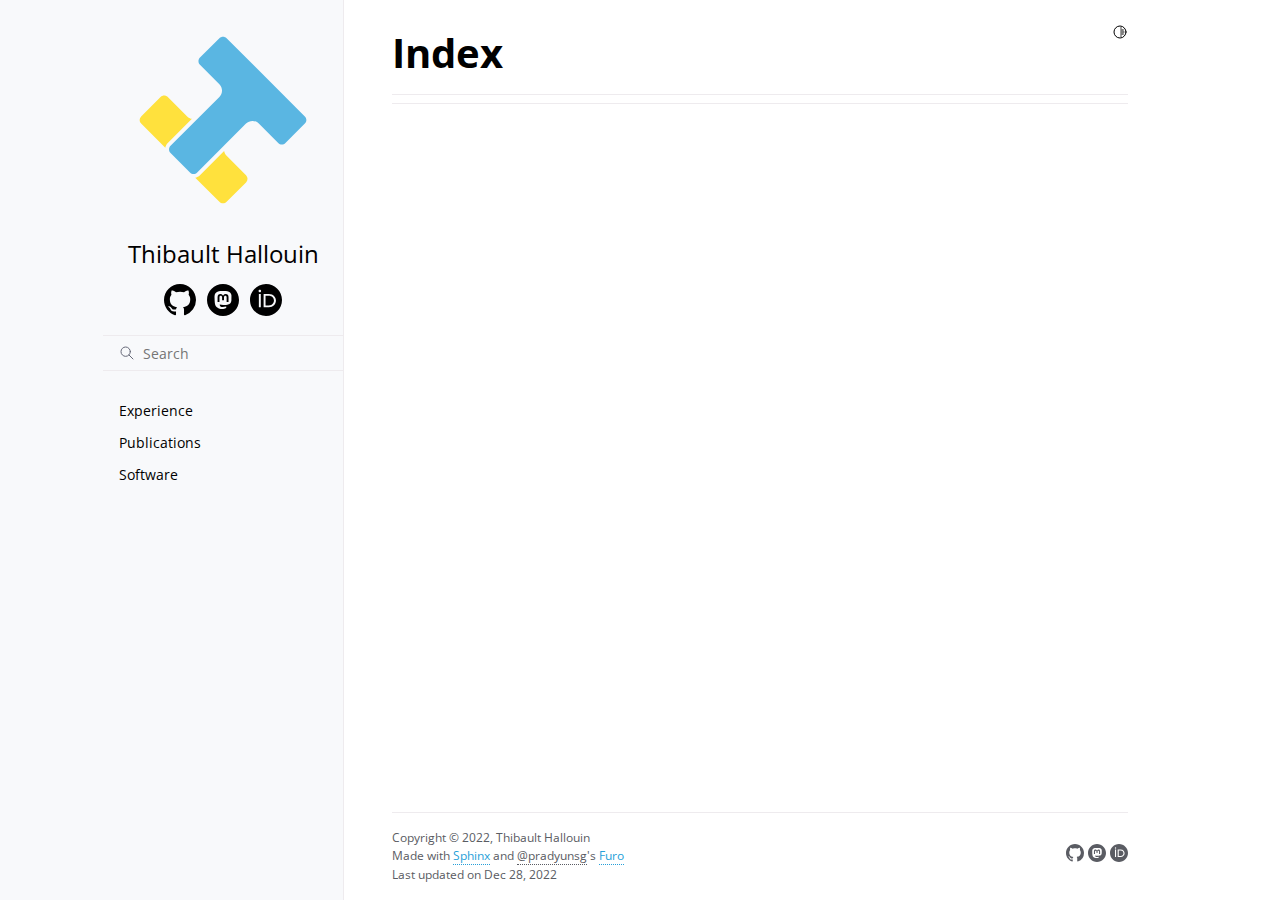
<file: genindex.html>
<!doctype html>
<html class="no-js" lang="en">
  <head><meta charset="utf-8"/>
    <meta name="viewport" content="width=device-width,initial-scale=1"/>
    <meta name="color-scheme" content="light dark"><link rel="index" title="Index" href="#" /><link rel="search" title="Search" href="search.html" />

    <link rel="shortcut icon" href="_static/thibhlln.ico"/><meta name="generator" content="sphinx-4.5.0, furo 2022.03.04"/><title>Index - Thibault Hallouin</title>
<link rel="stylesheet" type="text/css" href="_static/pygments.css" />
    <link rel="stylesheet" type="text/css" href="_static/styles/furo.css?digest=935aa2abcc5c1da4283d1dc201fb1f0add16d23a" />
    <link rel="stylesheet" type="text/css" href="_static/panels-main.c949a650a448cc0ae9fd3441c0e17fb0.css" />
    <link rel="stylesheet" type="text/css" href="_static/panels-bootstrap.5fd3999ee7762ccc51105388f4a9d115.css" />
    <link rel="stylesheet" type="text/css" href="_static/panels-variables.06eb56fa6e07937060861dad626602ad.css" />
    <link rel="stylesheet" type="text/css" href="_static/styles/furo-extensions.css?digest=25ceb02ed1c46dc30f2321ff83e92799f69dfdb9" />
    <link rel="stylesheet" type="text/css" href="_static/custom.css" />
    
    


<style>
  body {
    --color-code-background: #eeffcc;
  --color-code-foreground: black;
  --font-stack: Open Sans, sans-serif;
  --font-stack--monospace: JetBrains Mono, monospace;
  --color-brand-primary: var(--color-foreground-primary);
  --color-brand-content: #269fd9;
  
  }
  @media not print {
    body[data-theme="dark"] {
      --color-code-background: #272822;
  --color-code-foreground: #f8f8f2;
  --color-code-background: #18181a;
  --color-brand-primary: var(--color-foreground-primary);
  --color-brand-content: #5ab6e2;
  
    }
    @media (prefers-color-scheme: dark) {
      body:not([data-theme="light"]) {
        --color-code-background: #272822;
  --color-code-foreground: #f8f8f2;
  --color-code-background: #18181a;
  --color-brand-primary: var(--color-foreground-primary);
  --color-brand-content: #5ab6e2;
  
      }
    }
  }
</style></head>
  <body>
    <script>
      document.body.dataset.theme = localStorage.getItem("theme") || "auto";
    </script>
    
<svg xmlns="http://www.w3.org/2000/svg" style="display: none;">
  <symbol id="svg-toc" viewBox="0 0 24 24">
    <title>Contents</title>
    <svg stroke="currentColor" fill="currentColor" stroke-width="0" viewBox="0 0 1024 1024">
      <path d="M408 442h480c4.4 0 8-3.6 8-8v-56c0-4.4-3.6-8-8-8H408c-4.4 0-8 3.6-8 8v56c0 4.4 3.6 8 8 8zm-8 204c0 4.4 3.6 8 8 8h480c4.4 0 8-3.6 8-8v-56c0-4.4-3.6-8-8-8H408c-4.4 0-8 3.6-8 8v56zm504-486H120c-4.4 0-8 3.6-8 8v56c0 4.4 3.6 8 8 8h784c4.4 0 8-3.6 8-8v-56c0-4.4-3.6-8-8-8zm0 632H120c-4.4 0-8 3.6-8 8v56c0 4.4 3.6 8 8 8h784c4.4 0 8-3.6 8-8v-56c0-4.4-3.6-8-8-8zM115.4 518.9L271.7 642c5.8 4.6 14.4.5 14.4-6.9V388.9c0-7.4-8.5-11.5-14.4-6.9L115.4 505.1a8.74 8.74 0 0 0 0 13.8z"/>
    </svg>
  </symbol>
  <symbol id="svg-menu" viewBox="0 0 24 24">
    <title>Menu</title>
    <svg xmlns="http://www.w3.org/2000/svg" viewBox="0 0 24 24" fill="none" stroke="currentColor"
      stroke-width="2" stroke-linecap="round" stroke-linejoin="round" class="feather-menu">
      <line x1="3" y1="12" x2="21" y2="12"></line>
      <line x1="3" y1="6" x2="21" y2="6"></line>
      <line x1="3" y1="18" x2="21" y2="18"></line>
    </svg>
  </symbol>
  <symbol id="svg-arrow-right" viewBox="0 0 24 24">
    <title>Expand</title>
    <svg xmlns="http://www.w3.org/2000/svg" viewBox="0 0 24 24" fill="none" stroke="currentColor"
      stroke-width="2" stroke-linecap="round" stroke-linejoin="round" class="feather-chevron-right">
      <polyline points="9 18 15 12 9 6"></polyline>
    </svg>
  </symbol>
  <symbol id="svg-sun" viewBox="0 0 24 24">
    <title>Light mode</title>
    <svg xmlns="http://www.w3.org/2000/svg" viewBox="0 0 24 24" fill="none" stroke="currentColor"
      stroke-width="1.5" stroke-linecap="round" stroke-linejoin="round" class="feather-sun">
      <circle cx="12" cy="12" r="5"></circle>
      <line x1="12" y1="1" x2="12" y2="3"></line>
      <line x1="12" y1="21" x2="12" y2="23"></line>
      <line x1="4.22" y1="4.22" x2="5.64" y2="5.64"></line>
      <line x1="18.36" y1="18.36" x2="19.78" y2="19.78"></line>
      <line x1="1" y1="12" x2="3" y2="12"></line>
      <line x1="21" y1="12" x2="23" y2="12"></line>
      <line x1="4.22" y1="19.78" x2="5.64" y2="18.36"></line>
      <line x1="18.36" y1="5.64" x2="19.78" y2="4.22"></line>
    </svg>
  </symbol>
  <symbol id="svg-moon" viewBox="0 0 24 24">
    <title>Dark mode</title>
    <svg xmlns="http://www.w3.org/2000/svg" viewBox="0 0 24 24" fill="none" stroke="currentColor"
      stroke-width="1.5" stroke-linecap="round" stroke-linejoin="round" class="icon-tabler-moon">
      <path stroke="none" d="M0 0h24v24H0z" fill="none" />
      <path d="M12 3c.132 0 .263 0 .393 0a7.5 7.5 0 0 0 7.92 12.446a9 9 0 1 1 -8.313 -12.454z" />
    </svg>
  </symbol>
  <symbol id="svg-sun-half" viewBox="0 0 24 24">
    <title>Auto light/dark mode</title>
    <svg xmlns="http://www.w3.org/2000/svg" viewBox="0 0 24 24" fill="none" stroke="currentColor"
      stroke-width="1.5" stroke-linecap="round" stroke-linejoin="round" class="icon-tabler-shadow">
      <path stroke="none" d="M0 0h24v24H0z" fill="none"/>
      <circle cx="12" cy="12" r="9" />
      <path d="M13 12h5" />
      <path d="M13 15h4" />
      <path d="M13 18h1" />
      <path d="M13 9h4" />
      <path d="M13 6h1" />
    </svg>
  </symbol>
</svg>

<input type="checkbox" class="sidebar-toggle" name="__navigation" id="__navigation">
<input type="checkbox" class="sidebar-toggle" name="__toc" id="__toc">
<label class="overlay sidebar-overlay" for="__navigation">
  <div class="visually-hidden">Hide navigation sidebar</div>
</label>
<label class="overlay toc-overlay" for="__toc">
  <div class="visually-hidden">Hide table of contents sidebar</div>
</label>



<div class="page">
  <header class="mobile-header">
    <div class="header-left">
      <label class="nav-overlay-icon" for="__navigation">
        <div class="visually-hidden">Toggle site navigation sidebar</div>
        <i class="icon"><svg><use href="#svg-menu"></use></svg></i>
      </label>
    </div>
    <div class="header-center">
      <a href="index.html"><div class="brand">Thibault Hallouin</div></a>
    </div>
    <div class="header-right">
      <div class="theme-toggle-container theme-toggle-header">
        <button class="theme-toggle">
          <div class="visually-hidden">Toggle Light / Dark / Auto color theme</div>
          <svg class="theme-icon-when-auto"><use href="#svg-sun-half"></use></svg>
          <svg class="theme-icon-when-dark"><use href="#svg-moon"></use></svg>
          <svg class="theme-icon-when-light"><use href="#svg-sun"></use></svg>
        </button>
      </div>
      <label class="toc-overlay-icon toc-header-icon no-toc" for="__toc">
        <div class="visually-hidden">Toggle table of contents sidebar</div>
        <i class="icon"><svg><use href="#svg-toc"></use></svg></i>
      </label>
    </div>
  </header>
  <aside class="sidebar-drawer">
    <div class="sidebar-container">
      
      <div class="sidebar-sticky"><a class="sidebar-brand centered" href="index.html">
  
  <div class="sidebar-logo-container">
    <img class="sidebar-logo" src="_static/thibhlln.svg" alt="Logo"/>
  </div>
  
  <span class="sidebar-brand-text">Thibault Hallouin</span>
  
</a>
<div class="sidebar-brand-socials centered">
    <a class="muted-link " href="https://github.com/thibhlln" aria-label="On GitHub">
      
                <svg stroke="currentColor" fill="currentColor" stroke-width="0" viewBox="0 0 16 16">
                    <path fill-rule="evenodd" d="M8 0C3.58 0 0 3.58 0 8c0 3.54 2.29 6.53 5.47 7.59.4.07.55-.17.55-.38 0-.19-.01-.82-.01-1.49-2.01.37-2.53-.49-2.69-.94-.09-.23-.48-.94-.82-1.13-.28-.15-.68-.52-.01-.53.63-.01 1.08.58 1.23.82.72 1.21 1.87.87 2.33.66.07-.52.28-.87.51-1.07-1.78-.2-3.64-.89-3.64-3.95 0-.87.31-1.59.82-2.15-.08-.2-.36-1.02.08-2.12 0 0 .67-.21 2.2.82.64-.18 1.32-.27 2-.27.68 0 1.36.09 2 .27 1.53-1.04 2.2-.82 2.2-.82.44 1.1.16 1.92.08 2.12.51.56.82 1.27.82 2.15 0 3.07-1.87 3.75-3.65 3.95.29.25.54.73.54 1.48 0 1.07-.01 1.93-.01 2.2 0 .21.15.46.55.38A8.013 8.013 0 0 0 16 8c0-4.42-3.58-8-8-8z"></path>
                </svg>
            
    </a>
    <a class="muted-link " href="https://mas.to/@thibh" aria-label="On Mastodon">
      
                <svg stroke="currentColor" fill="currentColor" stroke-width="0" viewBox="0 0 512 512">
                    <path fill-rule="evenodd"  d="M256 0c141.284 0 256 114.563 256 256 0 141.284-114.563 256-256 256C114.716 512 0 397.437 0 256 0 114.716 114.563 0 256 0zm134.506 175.487c-4.177-31.049-31.239-55.52-63.32-60.261-5.412-.801-25.918-3.717-73.421-3.717h-.354c-47.516 0-57.709 2.916-63.121 3.717-31.188 4.61-59.669 26.596-66.579 58.014-3.323 15.472-3.678 32.627-3.06 48.361.879 22.566 1.05 45.091 3.101 67.564a317.689 317.689 0 007.395 44.317c6.567 26.924 33.157 49.331 59.208 58.474a158.807 158.807 0 0086.622 4.57 126.28 126.28 0 009.367-2.561c6.988-2.22 15.173-4.701 21.191-9.063a.692.692 0 00.275-.525V362.6a.667.667 0 00-.066-.277.652.652 0 00-.721-.341 240.065 240.065 0 01-56.213 6.569c-32.58 0-41.342-15.46-43.849-21.895a67.833 67.833 0 01-3.812-17.259.611.611 0 01.054-.289.62.62 0 01.441-.361.644.644 0 01.293.006 235.518 235.518 0 0055.293 6.568c4.479 0 8.947 0 13.426-.12 18.732-.524 38.478-1.484 56.907-5.083.461-.091.921-.17 1.314-.288 29.073-5.583 56.739-23.104 59.55-67.472.104-1.748.368-18.296.368-20.108.012-6.16 1.983-43.699-.289-66.763zm-46.057 34.885v77.139H313.88v-74.867c0-15.761-6.569-23.8-19.929-23.8-14.689 0-22.045 9.511-22.045 28.291v40.981h-30.383v-40.981c0-18.78-7.371-28.291-22.058-28.291-13.281 0-19.915 8.039-19.915 23.8v74.867h-30.556v-77.139c0-15.761 4.025-28.283 12.072-37.565 8.303-9.26 19.193-14.014 32.711-14.014 15.645 0 27.468 6.016 35.35 18.033l7.607 12.767 7.62-12.767c7.881-12.017 19.705-18.033 35.323-18.033 13.506 0 24.395 4.754 32.724 14.014 8.041 9.274 12.056 21.796 12.048 37.565z"></path>
                </svg>
            
    </a>
    <a class="muted-link " href="https://orcid.org/0000-0003-0144-2989" aria-label="ORCID">
      
                <svg stroke="currentColor" fill="currentColor" stroke-width="0" viewBox="0 0 24 24">
                    <path fill-rule="evenodd" d="M12 0C5.372 0 0 5.372 0 12s5.372 12 12 12 12-5.372 12-12S18.628 0 12 0zM7.369 4.378c.525 0 .947.431.947.947s-.422.947-.947.947a.95.95 0 0 1-.947-.947c0-.525.422-.947.947-.947zm-.722 3.038h1.444v10.041H6.647V7.416zm3.562 0h3.9c3.712 0 5.344 2.653 5.344 5.025 0 2.578-2.016 5.025-5.325 5.025h-3.919V7.416zm1.444 1.303v7.444h2.297c3.272 0 4.022-2.484 4.022-3.722 0-2.016-1.284-3.722-4.097-3.722h-2.222z"></path>
                </svg>
            
    </a>
    
    
</div><form class="sidebar-search-container" method="get" action="search.html" role="search">
  <input class="sidebar-search" placeholder=Search name="q" aria-label="Search">
  <input type="hidden" name="check_keywords" value="yes">
  <input type="hidden" name="area" value="default">
</form>
<div id="searchbox"></div><div class="sidebar-scroll"><div class="sidebar-tree">
  <ul>
<li class="toctree-l1"><a class="reference internal" href="experience.html">Experience</a></li>
<li class="toctree-l1"><a class="reference internal" href="publications.html">Publications</a></li>
<li class="toctree-l1"><a class="reference internal" href="software.html">Software</a></li>
</ul>

</div>
</div>

      </div>
      
    </div>
  </aside>
  <div class="main">
    <div class="content">
      <div class="article-container">
        <a href="#" class="back-to-top muted-link">
          <svg xmlns="http://www.w3.org/2000/svg" viewBox="0 0 24 24">
            <path d="M13 20h-2V8l-5.5 5.5-1.42-1.42L12 4.16l7.92 7.92-1.42 1.42L13 8v12z"></path>
          </svg>
          <span>Back to top</span>
        </a>
        <div class="content-icon-container"><div class="theme-toggle-container theme-toggle-content">
            <button class="theme-toggle">
              <div class="visually-hidden">Toggle Light / Dark / Auto color theme</div>
              <svg class="theme-icon-when-auto"><use href="#svg-sun-half"></use></svg>
              <svg class="theme-icon-when-dark"><use href="#svg-moon"></use></svg>
              <svg class="theme-icon-when-light"><use href="#svg-sun"></use></svg>
            </button>
          </div>
          <label class="toc-overlay-icon toc-content-icon no-toc" for="__toc">
            <div class="visually-hidden">Toggle table of contents sidebar</div>
            <i class="icon"><svg><use href="#svg-toc"></use></svg></i>
          </label>
        </div>
        <article role="main">
          
<section class="genindex-section">
  <h1 id="index">Index</h1>
  <div class="genindex-jumpbox"></div>
</section>

        </article>
      </div>
      <footer>
        
        <div class="related-pages">
          
          
        </div>
        <div class="bottom-of-page">
          <div class="left-details">
            <div class="copyright">
                Copyright &#169; 2022, Thibault Hallouin
            </div>
            Made with <a href="https://www.sphinx-doc.org/">Sphinx</a> and <a class="muted-link" href="https://pradyunsg.me">@pradyunsg</a>'s
            
            <a href="https://github.com/pradyunsg/furo">Furo</a>
            <div class="last-updated">
              Last updated on Dec 28, 2022</div>
          </div>
          <div class="right-details">
            <div class="icons">
              <a class="muted-link " href="https://github.com/thibhlln" aria-label="On GitHub">
                <svg stroke="currentColor" fill="currentColor" stroke-width="0" viewBox="0 0 16 16">
                    <path fill-rule="evenodd" d="M8 0C3.58 0 0 3.58 0 8c0 3.54 2.29 6.53 5.47 7.59.4.07.55-.17.55-.38 0-.19-.01-.82-.01-1.49-2.01.37-2.53-.49-2.69-.94-.09-.23-.48-.94-.82-1.13-.28-.15-.68-.52-.01-.53.63-.01 1.08.58 1.23.82.72 1.21 1.87.87 2.33.66.07-.52.28-.87.51-1.07-1.78-.2-3.64-.89-3.64-3.95 0-.87.31-1.59.82-2.15-.08-.2-.36-1.02.08-2.12 0 0 .67-.21 2.2.82.64-.18 1.32-.27 2-.27.68 0 1.36.09 2 .27 1.53-1.04 2.2-.82 2.2-.82.44 1.1.16 1.92.08 2.12.51.56.82 1.27.82 2.15 0 3.07-1.87 3.75-3.65 3.95.29.25.54.73.54 1.48 0 1.07-.01 1.93-.01 2.2 0 .21.15.46.55.38A8.013 8.013 0 0 0 16 8c0-4.42-3.58-8-8-8z"></path>
                </svg>
            </a>
              <a class="muted-link " href="https://mas.to/@thibh" aria-label="On Mastodon">
                <svg stroke="currentColor" fill="currentColor" stroke-width="0" viewBox="0 0 512 512">
                    <path fill-rule="evenodd"  d="M256 0c141.284 0 256 114.563 256 256 0 141.284-114.563 256-256 256C114.716 512 0 397.437 0 256 0 114.716 114.563 0 256 0zm134.506 175.487c-4.177-31.049-31.239-55.52-63.32-60.261-5.412-.801-25.918-3.717-73.421-3.717h-.354c-47.516 0-57.709 2.916-63.121 3.717-31.188 4.61-59.669 26.596-66.579 58.014-3.323 15.472-3.678 32.627-3.06 48.361.879 22.566 1.05 45.091 3.101 67.564a317.689 317.689 0 007.395 44.317c6.567 26.924 33.157 49.331 59.208 58.474a158.807 158.807 0 0086.622 4.57 126.28 126.28 0 009.367-2.561c6.988-2.22 15.173-4.701 21.191-9.063a.692.692 0 00.275-.525V362.6a.667.667 0 00-.066-.277.652.652 0 00-.721-.341 240.065 240.065 0 01-56.213 6.569c-32.58 0-41.342-15.46-43.849-21.895a67.833 67.833 0 01-3.812-17.259.611.611 0 01.054-.289.62.62 0 01.441-.361.644.644 0 01.293.006 235.518 235.518 0 0055.293 6.568c4.479 0 8.947 0 13.426-.12 18.732-.524 38.478-1.484 56.907-5.083.461-.091.921-.17 1.314-.288 29.073-5.583 56.739-23.104 59.55-67.472.104-1.748.368-18.296.368-20.108.012-6.16 1.983-43.699-.289-66.763zm-46.057 34.885v77.139H313.88v-74.867c0-15.761-6.569-23.8-19.929-23.8-14.689 0-22.045 9.511-22.045 28.291v40.981h-30.383v-40.981c0-18.78-7.371-28.291-22.058-28.291-13.281 0-19.915 8.039-19.915 23.8v74.867h-30.556v-77.139c0-15.761 4.025-28.283 12.072-37.565 8.303-9.26 19.193-14.014 32.711-14.014 15.645 0 27.468 6.016 35.35 18.033l7.607 12.767 7.62-12.767c7.881-12.017 19.705-18.033 35.323-18.033 13.506 0 24.395 4.754 32.724 14.014 8.041 9.274 12.056 21.796 12.048 37.565z"></path>
                </svg>
            </a>
              <a class="muted-link " href="https://orcid.org/0000-0003-0144-2989" aria-label="ORCID">
                <svg stroke="currentColor" fill="currentColor" stroke-width="0" viewBox="0 0 24 24">
                    <path fill-rule="evenodd" d="M12 0C5.372 0 0 5.372 0 12s5.372 12 12 12 12-5.372 12-12S18.628 0 12 0zM7.369 4.378c.525 0 .947.431.947.947s-.422.947-.947.947a.95.95 0 0 1-.947-.947c0-.525.422-.947.947-.947zm-.722 3.038h1.444v10.041H6.647V7.416zm3.562 0h3.9c3.712 0 5.344 2.653 5.344 5.025 0 2.578-2.016 5.025-5.325 5.025h-3.919V7.416zm1.444 1.303v7.444h2.297c3.272 0 4.022-2.484 4.022-3.722 0-2.016-1.284-3.722-4.097-3.722h-2.222z"></path>
                </svg>
            </a>
              
            </div>
          </div>
        </div>
        
      </footer>
    </div>
    <aside class="toc-drawer no-toc">
      
      
      
    </aside>
  </div>
</div><script data-url_root="./" id="documentation_options" src="_static/documentation_options.js"></script>
    <script src="_static/jquery.js"></script>
    <script src="_static/underscore.js"></script>
    <script src="_static/doctools.js"></script>
    <script src="_static/scripts/furo.js"></script>
    </body>
</html>
</file>
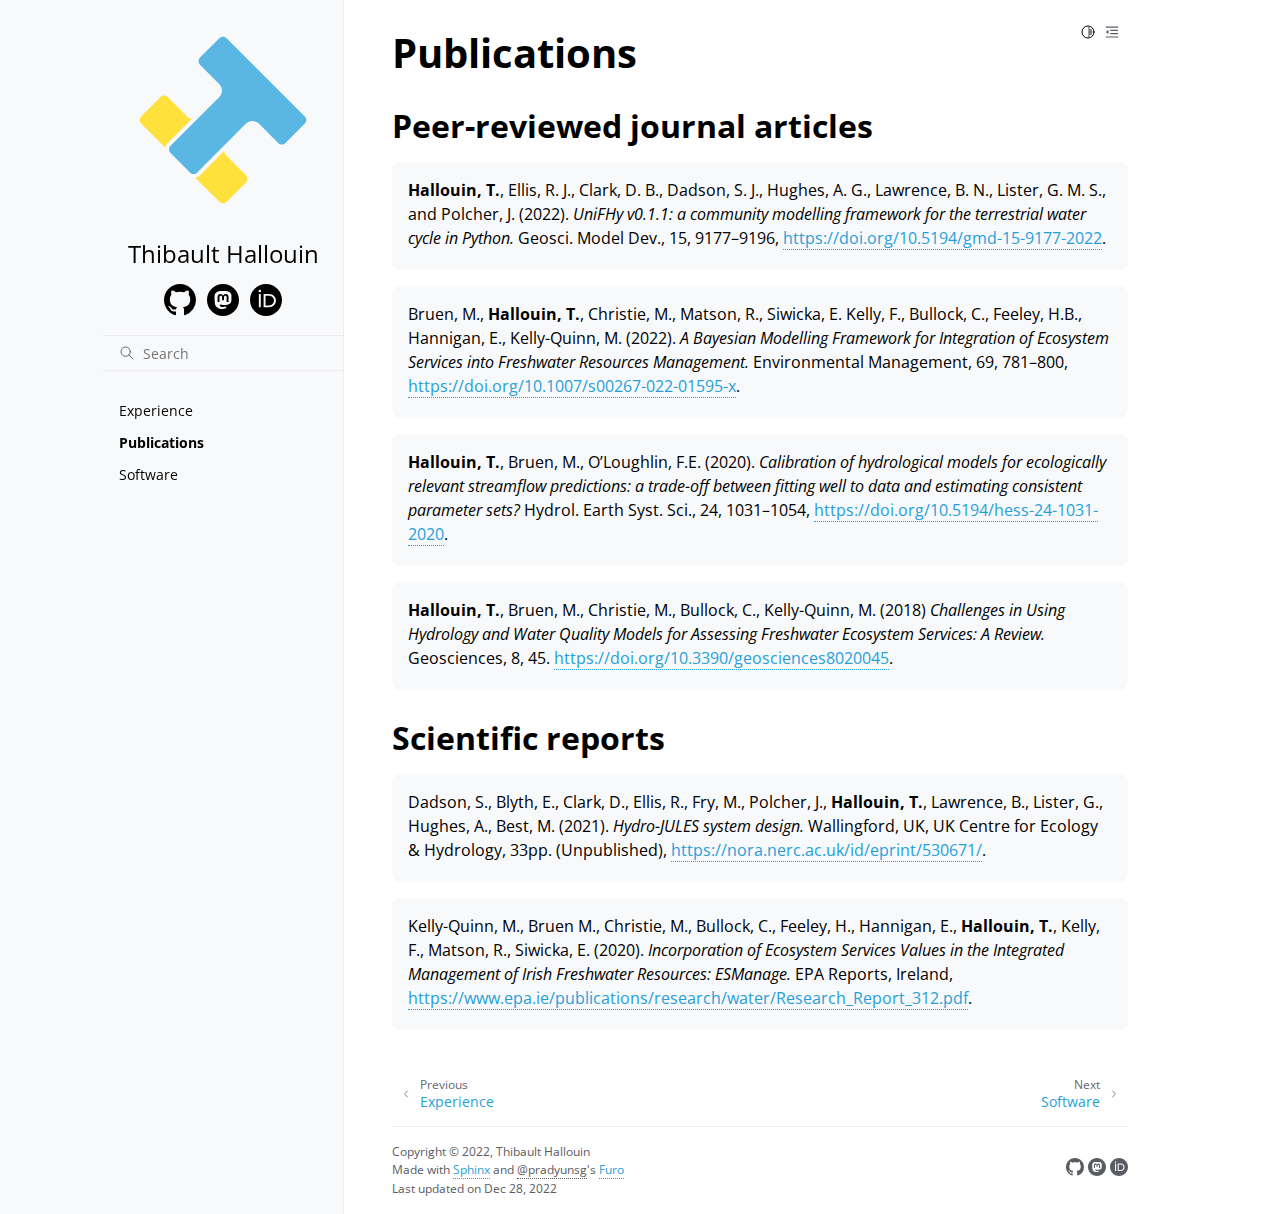
<file: publications.html>
<!doctype html>
<html class="no-js" lang="en">
  <head><meta charset="utf-8"/>
    <meta name="viewport" content="width=device-width,initial-scale=1"/>
    <meta name="color-scheme" content="light dark"><meta name="generator" content="Docutils 0.17.1: http://docutils.sourceforge.net/" />
<link rel="index" title="Index" href="genindex.html" /><link rel="search" title="Search" href="search.html" /><link rel="next" title="Software" href="software.html" /><link rel="prev" title="Experience" href="experience.html" />

    <link rel="shortcut icon" href="_static/thibhlln.ico"/><meta name="generator" content="sphinx-4.5.0, furo 2022.03.04"/>
        <title>Publications - Thibault Hallouin</title>
      <link rel="stylesheet" type="text/css" href="_static/pygments.css" />
    <link rel="stylesheet" type="text/css" href="_static/styles/furo.css?digest=935aa2abcc5c1da4283d1dc201fb1f0add16d23a" />
    <link rel="stylesheet" type="text/css" href="_static/panels-main.c949a650a448cc0ae9fd3441c0e17fb0.css" />
    <link rel="stylesheet" type="text/css" href="_static/panels-bootstrap.5fd3999ee7762ccc51105388f4a9d115.css" />
    <link rel="stylesheet" type="text/css" href="_static/panels-variables.06eb56fa6e07937060861dad626602ad.css" />
    <link rel="stylesheet" type="text/css" href="_static/styles/furo-extensions.css?digest=25ceb02ed1c46dc30f2321ff83e92799f69dfdb9" />
    <link rel="stylesheet" type="text/css" href="_static/custom.css" />
    
    


<style>
  body {
    --color-code-background: #eeffcc;
  --color-code-foreground: black;
  --font-stack: Open Sans, sans-serif;
  --font-stack--monospace: JetBrains Mono, monospace;
  --color-brand-primary: var(--color-foreground-primary);
  --color-brand-content: #269fd9;
  
  }
  @media not print {
    body[data-theme="dark"] {
      --color-code-background: #272822;
  --color-code-foreground: #f8f8f2;
  --color-code-background: #18181a;
  --color-brand-primary: var(--color-foreground-primary);
  --color-brand-content: #5ab6e2;
  
    }
    @media (prefers-color-scheme: dark) {
      body:not([data-theme="light"]) {
        --color-code-background: #272822;
  --color-code-foreground: #f8f8f2;
  --color-code-background: #18181a;
  --color-brand-primary: var(--color-foreground-primary);
  --color-brand-content: #5ab6e2;
  
      }
    }
  }
</style></head>
  <body>
    <script>
      document.body.dataset.theme = localStorage.getItem("theme") || "auto";
    </script>
    
<svg xmlns="http://www.w3.org/2000/svg" style="display: none;">
  <symbol id="svg-toc" viewBox="0 0 24 24">
    <title>Contents</title>
    <svg stroke="currentColor" fill="currentColor" stroke-width="0" viewBox="0 0 1024 1024">
      <path d="M408 442h480c4.4 0 8-3.6 8-8v-56c0-4.4-3.6-8-8-8H408c-4.4 0-8 3.6-8 8v56c0 4.4 3.6 8 8 8zm-8 204c0 4.4 3.6 8 8 8h480c4.4 0 8-3.6 8-8v-56c0-4.4-3.6-8-8-8H408c-4.4 0-8 3.6-8 8v56zm504-486H120c-4.4 0-8 3.6-8 8v56c0 4.4 3.6 8 8 8h784c4.4 0 8-3.6 8-8v-56c0-4.4-3.6-8-8-8zm0 632H120c-4.4 0-8 3.6-8 8v56c0 4.4 3.6 8 8 8h784c4.4 0 8-3.6 8-8v-56c0-4.4-3.6-8-8-8zM115.4 518.9L271.7 642c5.8 4.6 14.4.5 14.4-6.9V388.9c0-7.4-8.5-11.5-14.4-6.9L115.4 505.1a8.74 8.74 0 0 0 0 13.8z"/>
    </svg>
  </symbol>
  <symbol id="svg-menu" viewBox="0 0 24 24">
    <title>Menu</title>
    <svg xmlns="http://www.w3.org/2000/svg" viewBox="0 0 24 24" fill="none" stroke="currentColor"
      stroke-width="2" stroke-linecap="round" stroke-linejoin="round" class="feather-menu">
      <line x1="3" y1="12" x2="21" y2="12"></line>
      <line x1="3" y1="6" x2="21" y2="6"></line>
      <line x1="3" y1="18" x2="21" y2="18"></line>
    </svg>
  </symbol>
  <symbol id="svg-arrow-right" viewBox="0 0 24 24">
    <title>Expand</title>
    <svg xmlns="http://www.w3.org/2000/svg" viewBox="0 0 24 24" fill="none" stroke="currentColor"
      stroke-width="2" stroke-linecap="round" stroke-linejoin="round" class="feather-chevron-right">
      <polyline points="9 18 15 12 9 6"></polyline>
    </svg>
  </symbol>
  <symbol id="svg-sun" viewBox="0 0 24 24">
    <title>Light mode</title>
    <svg xmlns="http://www.w3.org/2000/svg" viewBox="0 0 24 24" fill="none" stroke="currentColor"
      stroke-width="1.5" stroke-linecap="round" stroke-linejoin="round" class="feather-sun">
      <circle cx="12" cy="12" r="5"></circle>
      <line x1="12" y1="1" x2="12" y2="3"></line>
      <line x1="12" y1="21" x2="12" y2="23"></line>
      <line x1="4.22" y1="4.22" x2="5.64" y2="5.64"></line>
      <line x1="18.36" y1="18.36" x2="19.78" y2="19.78"></line>
      <line x1="1" y1="12" x2="3" y2="12"></line>
      <line x1="21" y1="12" x2="23" y2="12"></line>
      <line x1="4.22" y1="19.78" x2="5.64" y2="18.36"></line>
      <line x1="18.36" y1="5.64" x2="19.78" y2="4.22"></line>
    </svg>
  </symbol>
  <symbol id="svg-moon" viewBox="0 0 24 24">
    <title>Dark mode</title>
    <svg xmlns="http://www.w3.org/2000/svg" viewBox="0 0 24 24" fill="none" stroke="currentColor"
      stroke-width="1.5" stroke-linecap="round" stroke-linejoin="round" class="icon-tabler-moon">
      <path stroke="none" d="M0 0h24v24H0z" fill="none" />
      <path d="M12 3c.132 0 .263 0 .393 0a7.5 7.5 0 0 0 7.92 12.446a9 9 0 1 1 -8.313 -12.454z" />
    </svg>
  </symbol>
  <symbol id="svg-sun-half" viewBox="0 0 24 24">
    <title>Auto light/dark mode</title>
    <svg xmlns="http://www.w3.org/2000/svg" viewBox="0 0 24 24" fill="none" stroke="currentColor"
      stroke-width="1.5" stroke-linecap="round" stroke-linejoin="round" class="icon-tabler-shadow">
      <path stroke="none" d="M0 0h24v24H0z" fill="none"/>
      <circle cx="12" cy="12" r="9" />
      <path d="M13 12h5" />
      <path d="M13 15h4" />
      <path d="M13 18h1" />
      <path d="M13 9h4" />
      <path d="M13 6h1" />
    </svg>
  </symbol>
</svg>

<input type="checkbox" class="sidebar-toggle" name="__navigation" id="__navigation">
<input type="checkbox" class="sidebar-toggle" name="__toc" id="__toc">
<label class="overlay sidebar-overlay" for="__navigation">
  <div class="visually-hidden">Hide navigation sidebar</div>
</label>
<label class="overlay toc-overlay" for="__toc">
  <div class="visually-hidden">Hide table of contents sidebar</div>
</label>



<div class="page">
  <header class="mobile-header">
    <div class="header-left">
      <label class="nav-overlay-icon" for="__navigation">
        <div class="visually-hidden">Toggle site navigation sidebar</div>
        <i class="icon"><svg><use href="#svg-menu"></use></svg></i>
      </label>
    </div>
    <div class="header-center">
      <a href="index.html"><div class="brand">Thibault Hallouin</div></a>
    </div>
    <div class="header-right">
      <div class="theme-toggle-container theme-toggle-header">
        <button class="theme-toggle">
          <div class="visually-hidden">Toggle Light / Dark / Auto color theme</div>
          <svg class="theme-icon-when-auto"><use href="#svg-sun-half"></use></svg>
          <svg class="theme-icon-when-dark"><use href="#svg-moon"></use></svg>
          <svg class="theme-icon-when-light"><use href="#svg-sun"></use></svg>
        </button>
      </div>
      <label class="toc-overlay-icon toc-header-icon" for="__toc">
        <div class="visually-hidden">Toggle table of contents sidebar</div>
        <i class="icon"><svg><use href="#svg-toc"></use></svg></i>
      </label>
    </div>
  </header>
  <aside class="sidebar-drawer">
    <div class="sidebar-container">
      
      <div class="sidebar-sticky"><a class="sidebar-brand centered" href="index.html">
  
  <div class="sidebar-logo-container">
    <img class="sidebar-logo" src="_static/thibhlln.svg" alt="Logo"/>
  </div>
  
  <span class="sidebar-brand-text">Thibault Hallouin</span>
  
</a>
<div class="sidebar-brand-socials centered">
    <a class="muted-link " href="https://github.com/thibhlln" aria-label="On GitHub">
      
                <svg stroke="currentColor" fill="currentColor" stroke-width="0" viewBox="0 0 16 16">
                    <path fill-rule="evenodd" d="M8 0C3.58 0 0 3.58 0 8c0 3.54 2.29 6.53 5.47 7.59.4.07.55-.17.55-.38 0-.19-.01-.82-.01-1.49-2.01.37-2.53-.49-2.69-.94-.09-.23-.48-.94-.82-1.13-.28-.15-.68-.52-.01-.53.63-.01 1.08.58 1.23.82.72 1.21 1.87.87 2.33.66.07-.52.28-.87.51-1.07-1.78-.2-3.64-.89-3.64-3.95 0-.87.31-1.59.82-2.15-.08-.2-.36-1.02.08-2.12 0 0 .67-.21 2.2.82.64-.18 1.32-.27 2-.27.68 0 1.36.09 2 .27 1.53-1.04 2.2-.82 2.2-.82.44 1.1.16 1.92.08 2.12.51.56.82 1.27.82 2.15 0 3.07-1.87 3.75-3.65 3.95.29.25.54.73.54 1.48 0 1.07-.01 1.93-.01 2.2 0 .21.15.46.55.38A8.013 8.013 0 0 0 16 8c0-4.42-3.58-8-8-8z"></path>
                </svg>
            
    </a>
    <a class="muted-link " href="https://mas.to/@thibh" aria-label="On Mastodon">
      
                <svg stroke="currentColor" fill="currentColor" stroke-width="0" viewBox="0 0 512 512">
                    <path fill-rule="evenodd"  d="M256 0c141.284 0 256 114.563 256 256 0 141.284-114.563 256-256 256C114.716 512 0 397.437 0 256 0 114.716 114.563 0 256 0zm134.506 175.487c-4.177-31.049-31.239-55.52-63.32-60.261-5.412-.801-25.918-3.717-73.421-3.717h-.354c-47.516 0-57.709 2.916-63.121 3.717-31.188 4.61-59.669 26.596-66.579 58.014-3.323 15.472-3.678 32.627-3.06 48.361.879 22.566 1.05 45.091 3.101 67.564a317.689 317.689 0 007.395 44.317c6.567 26.924 33.157 49.331 59.208 58.474a158.807 158.807 0 0086.622 4.57 126.28 126.28 0 009.367-2.561c6.988-2.22 15.173-4.701 21.191-9.063a.692.692 0 00.275-.525V362.6a.667.667 0 00-.066-.277.652.652 0 00-.721-.341 240.065 240.065 0 01-56.213 6.569c-32.58 0-41.342-15.46-43.849-21.895a67.833 67.833 0 01-3.812-17.259.611.611 0 01.054-.289.62.62 0 01.441-.361.644.644 0 01.293.006 235.518 235.518 0 0055.293 6.568c4.479 0 8.947 0 13.426-.12 18.732-.524 38.478-1.484 56.907-5.083.461-.091.921-.17 1.314-.288 29.073-5.583 56.739-23.104 59.55-67.472.104-1.748.368-18.296.368-20.108.012-6.16 1.983-43.699-.289-66.763zm-46.057 34.885v77.139H313.88v-74.867c0-15.761-6.569-23.8-19.929-23.8-14.689 0-22.045 9.511-22.045 28.291v40.981h-30.383v-40.981c0-18.78-7.371-28.291-22.058-28.291-13.281 0-19.915 8.039-19.915 23.8v74.867h-30.556v-77.139c0-15.761 4.025-28.283 12.072-37.565 8.303-9.26 19.193-14.014 32.711-14.014 15.645 0 27.468 6.016 35.35 18.033l7.607 12.767 7.62-12.767c7.881-12.017 19.705-18.033 35.323-18.033 13.506 0 24.395 4.754 32.724 14.014 8.041 9.274 12.056 21.796 12.048 37.565z"></path>
                </svg>
            
    </a>
    <a class="muted-link " href="https://orcid.org/0000-0003-0144-2989" aria-label="ORCID">
      
                <svg stroke="currentColor" fill="currentColor" stroke-width="0" viewBox="0 0 24 24">
                    <path fill-rule="evenodd" d="M12 0C5.372 0 0 5.372 0 12s5.372 12 12 12 12-5.372 12-12S18.628 0 12 0zM7.369 4.378c.525 0 .947.431.947.947s-.422.947-.947.947a.95.95 0 0 1-.947-.947c0-.525.422-.947.947-.947zm-.722 3.038h1.444v10.041H6.647V7.416zm3.562 0h3.9c3.712 0 5.344 2.653 5.344 5.025 0 2.578-2.016 5.025-5.325 5.025h-3.919V7.416zm1.444 1.303v7.444h2.297c3.272 0 4.022-2.484 4.022-3.722 0-2.016-1.284-3.722-4.097-3.722h-2.222z"></path>
                </svg>
            
    </a>
    
    
</div><form class="sidebar-search-container" method="get" action="search.html" role="search">
  <input class="sidebar-search" placeholder=Search name="q" aria-label="Search">
  <input type="hidden" name="check_keywords" value="yes">
  <input type="hidden" name="area" value="default">
</form>
<div id="searchbox"></div><div class="sidebar-scroll"><div class="sidebar-tree">
  <ul class="current">
<li class="toctree-l1"><a class="reference internal" href="experience.html">Experience</a></li>
<li class="toctree-l1 current current-page"><a class="current reference internal" href="#">Publications</a></li>
<li class="toctree-l1"><a class="reference internal" href="software.html">Software</a></li>
</ul>

</div>
</div>

      </div>
      
    </div>
  </aside>
  <div class="main">
    <div class="content">
      <div class="article-container">
        <a href="#" class="back-to-top muted-link">
          <svg xmlns="http://www.w3.org/2000/svg" viewBox="0 0 24 24">
            <path d="M13 20h-2V8l-5.5 5.5-1.42-1.42L12 4.16l7.92 7.92-1.42 1.42L13 8v12z"></path>
          </svg>
          <span>Back to top</span>
        </a>
        <div class="content-icon-container"><div class="theme-toggle-container theme-toggle-content">
            <button class="theme-toggle">
              <div class="visually-hidden">Toggle Light / Dark / Auto color theme</div>
              <svg class="theme-icon-when-auto"><use href="#svg-sun-half"></use></svg>
              <svg class="theme-icon-when-dark"><use href="#svg-moon"></use></svg>
              <svg class="theme-icon-when-light"><use href="#svg-sun"></use></svg>
            </button>
          </div>
          <label class="toc-overlay-icon toc-content-icon" for="__toc">
            <div class="visually-hidden">Toggle table of contents sidebar</div>
            <i class="icon"><svg><use href="#svg-toc"></use></svg></i>
          </label>
        </div>
        <article role="main">
          <section id="publications">
<h1>Publications<a class="headerlink" href="#publications" title="Permalink to this headline"><span class="fa fa-link"></span></a></h1>
<section id="peer-reviewed-journal-articles">
<h2>Peer-reviewed journal articles<a class="headerlink" href="#peer-reviewed-journal-articles" title="Permalink to this headline"><span class="fa fa-link"></span></a></h2>
<blockquote class="pull-quote">
<div><p><strong>Hallouin, T.</strong>, Ellis, R. J., Clark, D. B., Dadson, S. J., Hughes,
A. G., Lawrence, B. N., Lister, G. M. S., and Polcher, J. (2022).
<em>UniFHy v0.1.1: a community modelling framework for the terrestrial
water cycle in Python.</em>
Geosci. Model Dev., 15, 9177–9196,
<a class="reference external" href="https://doi.org/10.5194/gmd-15-9177-2022">https://doi.org/10.5194/gmd-15-9177-2022</a>.</p>
</div></blockquote>
<blockquote class="pull-quote">
<div><p>Bruen, M., <strong>Hallouin, T.</strong>, Christie, M., Matson, R., Siwicka, E. Kelly, F.,
Bullock, C., Feeley, H.B., Hannigan, E., Kelly-Quinn, M. (2022).
<em>A Bayesian Modelling Framework for Integration of Ecosystem Services into
Freshwater Resources Management.</em>
Environmental Management, 69, 781–800,
<a class="reference external" href="https://doi.org/10.1007/s00267-022-01595-x">https://doi.org/10.1007/s00267-022-01595-x</a>.</p>
</div></blockquote>
<blockquote class="pull-quote">
<div><p><strong>Hallouin, T.</strong>, Bruen, M., O’Loughlin, F.E. (2020).
<em>Calibration of hydrological models for ecologically relevant streamflow predictions:
a trade-off between fitting well to data and estimating consistent parameter sets?</em>
Hydrol. Earth Syst. Sci., 24, 1031–1054,
<a class="reference external" href="https://doi.org/10.5194/hess-24-1031-2020">https://doi.org/10.5194/hess-24-1031-2020</a>.</p>
</div></blockquote>
<blockquote class="pull-quote">
<div><p><strong>Hallouin, T.</strong>, Bruen, M., Christie, M., Bullock, C., Kelly-Quinn, M. (2018)
<em>Challenges in Using Hydrology and Water Quality Models for Assessing
Freshwater Ecosystem Services: A Review.</em>
Geosciences, 8, 45.
<a class="reference external" href="https://doi.org/10.3390/geosciences8020045">https://doi.org/10.3390/geosciences8020045</a>.</p>
</div></blockquote>
</section>
<section id="scientific-reports">
<h2>Scientific reports<a class="headerlink" href="#scientific-reports" title="Permalink to this headline"><span class="fa fa-link"></span></a></h2>
<blockquote class="pull-quote">
<div><p>Dadson, S., Blyth, E., Clark, D., Ellis, R., Fry, M., Polcher, J., <strong>Hallouin, T.</strong>,
Lawrence, B., Lister, G., Hughes, A., Best, M. (2021). <em>Hydro-JULES system
design.</em>
Wallingford, UK, UK Centre for Ecology &amp; Hydrology, 33pp. (Unpublished),
<a class="reference external" href="https://nora.nerc.ac.uk/id/eprint/530671/">https://nora.nerc.ac.uk/id/eprint/530671/</a>.</p>
</div></blockquote>
<blockquote class="pull-quote">
<div><p>Kelly-Quinn, M., Bruen M., Christie, M., Bullock, C., Feeley, H., Hannigan, E.,
<strong>Hallouin, T.</strong>, Kelly, F., Matson, R., Siwicka, E. (2020). <em>Incorporation of
Ecosystem Services Values in the Integrated Management of Irish Freshwater
Resources: ESManage.</em>
EPA Reports, Ireland,
<a class="reference external" href="https://www.epa.ie/publications/research/water/Research_Report_312.pdf">https://www.epa.ie/publications/research/water/Research_Report_312.pdf</a>.</p>
</div></blockquote>
</section>
</section>

        </article>
      </div>
      <footer>
        
        <div class="related-pages">
          <a class="next-page" href="software.html">
              <div class="page-info">
                <div class="context">
                  <span>Next</span>
                </div>
                <div class="title">Software</div>
              </div>
              <svg><use href="#svg-arrow-right"></use></svg>
            </a>
          <a class="prev-page" href="experience.html">
              <svg><use href="#svg-arrow-right"></use></svg>
              <div class="page-info">
                <div class="context">
                  <span>Previous</span>
                </div>
                
                <div class="title">Experience</div>
                
              </div>
            </a>
        </div>
        <div class="bottom-of-page">
          <div class="left-details">
            <div class="copyright">
                Copyright &#169; 2022, Thibault Hallouin
            </div>
            Made with <a href="https://www.sphinx-doc.org/">Sphinx</a> and <a class="muted-link" href="https://pradyunsg.me">@pradyunsg</a>'s
            
            <a href="https://github.com/pradyunsg/furo">Furo</a>
            <div class="last-updated">
              Last updated on Dec 28, 2022</div>
          </div>
          <div class="right-details">
            <div class="icons">
              <a class="muted-link " href="https://github.com/thibhlln" aria-label="On GitHub">
                <svg stroke="currentColor" fill="currentColor" stroke-width="0" viewBox="0 0 16 16">
                    <path fill-rule="evenodd" d="M8 0C3.58 0 0 3.58 0 8c0 3.54 2.29 6.53 5.47 7.59.4.07.55-.17.55-.38 0-.19-.01-.82-.01-1.49-2.01.37-2.53-.49-2.69-.94-.09-.23-.48-.94-.82-1.13-.28-.15-.68-.52-.01-.53.63-.01 1.08.58 1.23.82.72 1.21 1.87.87 2.33.66.07-.52.28-.87.51-1.07-1.78-.2-3.64-.89-3.64-3.95 0-.87.31-1.59.82-2.15-.08-.2-.36-1.02.08-2.12 0 0 .67-.21 2.2.82.64-.18 1.32-.27 2-.27.68 0 1.36.09 2 .27 1.53-1.04 2.2-.82 2.2-.82.44 1.1.16 1.92.08 2.12.51.56.82 1.27.82 2.15 0 3.07-1.87 3.75-3.65 3.95.29.25.54.73.54 1.48 0 1.07-.01 1.93-.01 2.2 0 .21.15.46.55.38A8.013 8.013 0 0 0 16 8c0-4.42-3.58-8-8-8z"></path>
                </svg>
            </a>
              <a class="muted-link " href="https://mas.to/@thibh" aria-label="On Mastodon">
                <svg stroke="currentColor" fill="currentColor" stroke-width="0" viewBox="0 0 512 512">
                    <path fill-rule="evenodd"  d="M256 0c141.284 0 256 114.563 256 256 0 141.284-114.563 256-256 256C114.716 512 0 397.437 0 256 0 114.716 114.563 0 256 0zm134.506 175.487c-4.177-31.049-31.239-55.52-63.32-60.261-5.412-.801-25.918-3.717-73.421-3.717h-.354c-47.516 0-57.709 2.916-63.121 3.717-31.188 4.61-59.669 26.596-66.579 58.014-3.323 15.472-3.678 32.627-3.06 48.361.879 22.566 1.05 45.091 3.101 67.564a317.689 317.689 0 007.395 44.317c6.567 26.924 33.157 49.331 59.208 58.474a158.807 158.807 0 0086.622 4.57 126.28 126.28 0 009.367-2.561c6.988-2.22 15.173-4.701 21.191-9.063a.692.692 0 00.275-.525V362.6a.667.667 0 00-.066-.277.652.652 0 00-.721-.341 240.065 240.065 0 01-56.213 6.569c-32.58 0-41.342-15.46-43.849-21.895a67.833 67.833 0 01-3.812-17.259.611.611 0 01.054-.289.62.62 0 01.441-.361.644.644 0 01.293.006 235.518 235.518 0 0055.293 6.568c4.479 0 8.947 0 13.426-.12 18.732-.524 38.478-1.484 56.907-5.083.461-.091.921-.17 1.314-.288 29.073-5.583 56.739-23.104 59.55-67.472.104-1.748.368-18.296.368-20.108.012-6.16 1.983-43.699-.289-66.763zm-46.057 34.885v77.139H313.88v-74.867c0-15.761-6.569-23.8-19.929-23.8-14.689 0-22.045 9.511-22.045 28.291v40.981h-30.383v-40.981c0-18.78-7.371-28.291-22.058-28.291-13.281 0-19.915 8.039-19.915 23.8v74.867h-30.556v-77.139c0-15.761 4.025-28.283 12.072-37.565 8.303-9.26 19.193-14.014 32.711-14.014 15.645 0 27.468 6.016 35.35 18.033l7.607 12.767 7.62-12.767c7.881-12.017 19.705-18.033 35.323-18.033 13.506 0 24.395 4.754 32.724 14.014 8.041 9.274 12.056 21.796 12.048 37.565z"></path>
                </svg>
            </a>
              <a class="muted-link " href="https://orcid.org/0000-0003-0144-2989" aria-label="ORCID">
                <svg stroke="currentColor" fill="currentColor" stroke-width="0" viewBox="0 0 24 24">
                    <path fill-rule="evenodd" d="M12 0C5.372 0 0 5.372 0 12s5.372 12 12 12 12-5.372 12-12S18.628 0 12 0zM7.369 4.378c.525 0 .947.431.947.947s-.422.947-.947.947a.95.95 0 0 1-.947-.947c0-.525.422-.947.947-.947zm-.722 3.038h1.444v10.041H6.647V7.416zm3.562 0h3.9c3.712 0 5.344 2.653 5.344 5.025 0 2.578-2.016 5.025-5.325 5.025h-3.919V7.416zm1.444 1.303v7.444h2.297c3.272 0 4.022-2.484 4.022-3.722 0-2.016-1.284-3.722-4.097-3.722h-2.222z"></path>
                </svg>
            </a>
              
            </div>
          </div>
        </div>
        
      </footer>
    </div>
    <aside class="toc-drawer">
      
      
      <div class="toc-sticky toc-scroll">
        <div class="toc-title-container">
          <span class="toc-title">
            Contents
          </span>
        </div>
        <div class="toc-tree-container">
          <div class="toc-tree">
            <ul>
<li><a class="reference internal" href="#">Publications</a><ul>
<li><a class="reference internal" href="#peer-reviewed-journal-articles">Peer-reviewed journal articles</a></li>
<li><a class="reference internal" href="#scientific-reports">Scientific reports</a></li>
</ul>
</li>
</ul>

          </div>
        </div>
      </div>
      
      
    </aside>
  </div>
</div><script data-url_root="./" id="documentation_options" src="_static/documentation_options.js"></script>
    <script src="_static/jquery.js"></script>
    <script src="_static/underscore.js"></script>
    <script src="_static/doctools.js"></script>
    <script src="_static/scripts/furo.js"></script>
    </body>
</html>
</file>
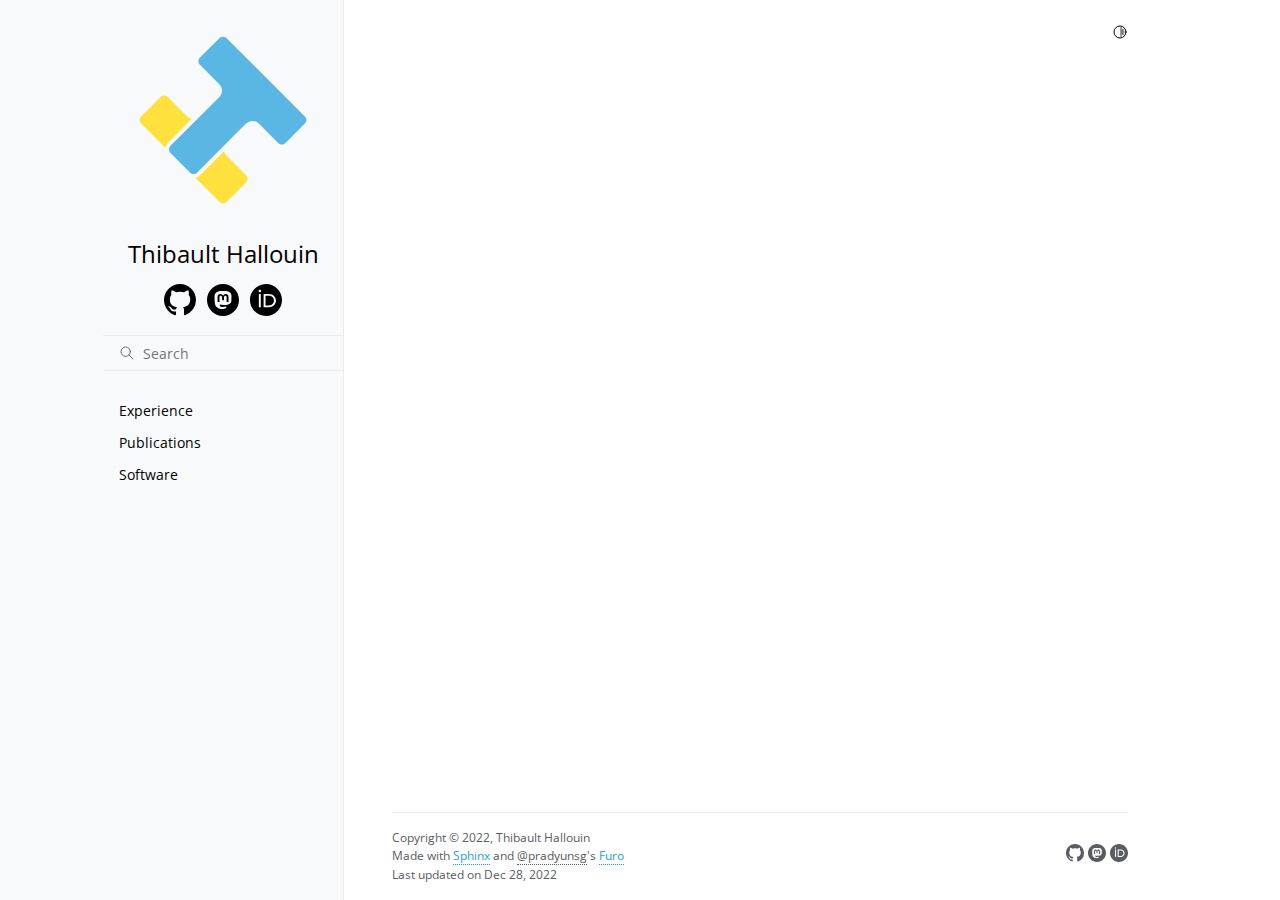
<file: search.html>
<!doctype html>
<html class="no-js" lang="en">
  <head><meta charset="utf-8"/>
    <meta name="viewport" content="width=device-width,initial-scale=1"/>
    <meta name="color-scheme" content="light dark"><link rel="index" title="Index" href="genindex.html" /><link rel="search" title="Search" href="#" />

    <link rel="shortcut icon" href="_static/thibhlln.ico"/><meta name="generator" content="sphinx-4.5.0, furo 2022.03.04"/><title>Search - Thibault Hallouin</title><link rel="stylesheet" type="text/css" href="_static/pygments.css" />
    <link rel="stylesheet" type="text/css" href="_static/styles/furo.css?digest=935aa2abcc5c1da4283d1dc201fb1f0add16d23a" />
    <link rel="stylesheet" type="text/css" href="_static/panels-main.c949a650a448cc0ae9fd3441c0e17fb0.css" />
    <link rel="stylesheet" type="text/css" href="_static/panels-bootstrap.5fd3999ee7762ccc51105388f4a9d115.css" />
    <link rel="stylesheet" type="text/css" href="_static/panels-variables.06eb56fa6e07937060861dad626602ad.css" />
    <link rel="stylesheet" type="text/css" href="_static/styles/furo-extensions.css?digest=25ceb02ed1c46dc30f2321ff83e92799f69dfdb9" />
    <link rel="stylesheet" type="text/css" href="_static/custom.css" />
    
    


<style>
  body {
    --color-code-background: #eeffcc;
  --color-code-foreground: black;
  --font-stack: Open Sans, sans-serif;
  --font-stack--monospace: JetBrains Mono, monospace;
  --color-brand-primary: var(--color-foreground-primary);
  --color-brand-content: #269fd9;
  
  }
  @media not print {
    body[data-theme="dark"] {
      --color-code-background: #272822;
  --color-code-foreground: #f8f8f2;
  --color-code-background: #18181a;
  --color-brand-primary: var(--color-foreground-primary);
  --color-brand-content: #5ab6e2;
  
    }
    @media (prefers-color-scheme: dark) {
      body:not([data-theme="light"]) {
        --color-code-background: #272822;
  --color-code-foreground: #f8f8f2;
  --color-code-background: #18181a;
  --color-brand-primary: var(--color-foreground-primary);
  --color-brand-content: #5ab6e2;
  
      }
    }
  }
</style></head>
  <body>
    <script>
      document.body.dataset.theme = localStorage.getItem("theme") || "auto";
    </script>
    
<svg xmlns="http://www.w3.org/2000/svg" style="display: none;">
  <symbol id="svg-toc" viewBox="0 0 24 24">
    <title>Contents</title>
    <svg stroke="currentColor" fill="currentColor" stroke-width="0" viewBox="0 0 1024 1024">
      <path d="M408 442h480c4.4 0 8-3.6 8-8v-56c0-4.4-3.6-8-8-8H408c-4.4 0-8 3.6-8 8v56c0 4.4 3.6 8 8 8zm-8 204c0 4.4 3.6 8 8 8h480c4.4 0 8-3.6 8-8v-56c0-4.4-3.6-8-8-8H408c-4.4 0-8 3.6-8 8v56zm504-486H120c-4.4 0-8 3.6-8 8v56c0 4.4 3.6 8 8 8h784c4.4 0 8-3.6 8-8v-56c0-4.4-3.6-8-8-8zm0 632H120c-4.4 0-8 3.6-8 8v56c0 4.4 3.6 8 8 8h784c4.4 0 8-3.6 8-8v-56c0-4.4-3.6-8-8-8zM115.4 518.9L271.7 642c5.8 4.6 14.4.5 14.4-6.9V388.9c0-7.4-8.5-11.5-14.4-6.9L115.4 505.1a8.74 8.74 0 0 0 0 13.8z"/>
    </svg>
  </symbol>
  <symbol id="svg-menu" viewBox="0 0 24 24">
    <title>Menu</title>
    <svg xmlns="http://www.w3.org/2000/svg" viewBox="0 0 24 24" fill="none" stroke="currentColor"
      stroke-width="2" stroke-linecap="round" stroke-linejoin="round" class="feather-menu">
      <line x1="3" y1="12" x2="21" y2="12"></line>
      <line x1="3" y1="6" x2="21" y2="6"></line>
      <line x1="3" y1="18" x2="21" y2="18"></line>
    </svg>
  </symbol>
  <symbol id="svg-arrow-right" viewBox="0 0 24 24">
    <title>Expand</title>
    <svg xmlns="http://www.w3.org/2000/svg" viewBox="0 0 24 24" fill="none" stroke="currentColor"
      stroke-width="2" stroke-linecap="round" stroke-linejoin="round" class="feather-chevron-right">
      <polyline points="9 18 15 12 9 6"></polyline>
    </svg>
  </symbol>
  <symbol id="svg-sun" viewBox="0 0 24 24">
    <title>Light mode</title>
    <svg xmlns="http://www.w3.org/2000/svg" viewBox="0 0 24 24" fill="none" stroke="currentColor"
      stroke-width="1.5" stroke-linecap="round" stroke-linejoin="round" class="feather-sun">
      <circle cx="12" cy="12" r="5"></circle>
      <line x1="12" y1="1" x2="12" y2="3"></line>
      <line x1="12" y1="21" x2="12" y2="23"></line>
      <line x1="4.22" y1="4.22" x2="5.64" y2="5.64"></line>
      <line x1="18.36" y1="18.36" x2="19.78" y2="19.78"></line>
      <line x1="1" y1="12" x2="3" y2="12"></line>
      <line x1="21" y1="12" x2="23" y2="12"></line>
      <line x1="4.22" y1="19.78" x2="5.64" y2="18.36"></line>
      <line x1="18.36" y1="5.64" x2="19.78" y2="4.22"></line>
    </svg>
  </symbol>
  <symbol id="svg-moon" viewBox="0 0 24 24">
    <title>Dark mode</title>
    <svg xmlns="http://www.w3.org/2000/svg" viewBox="0 0 24 24" fill="none" stroke="currentColor"
      stroke-width="1.5" stroke-linecap="round" stroke-linejoin="round" class="icon-tabler-moon">
      <path stroke="none" d="M0 0h24v24H0z" fill="none" />
      <path d="M12 3c.132 0 .263 0 .393 0a7.5 7.5 0 0 0 7.92 12.446a9 9 0 1 1 -8.313 -12.454z" />
    </svg>
  </symbol>
  <symbol id="svg-sun-half" viewBox="0 0 24 24">
    <title>Auto light/dark mode</title>
    <svg xmlns="http://www.w3.org/2000/svg" viewBox="0 0 24 24" fill="none" stroke="currentColor"
      stroke-width="1.5" stroke-linecap="round" stroke-linejoin="round" class="icon-tabler-shadow">
      <path stroke="none" d="M0 0h24v24H0z" fill="none"/>
      <circle cx="12" cy="12" r="9" />
      <path d="M13 12h5" />
      <path d="M13 15h4" />
      <path d="M13 18h1" />
      <path d="M13 9h4" />
      <path d="M13 6h1" />
    </svg>
  </symbol>
</svg>

<input type="checkbox" class="sidebar-toggle" name="__navigation" id="__navigation">
<input type="checkbox" class="sidebar-toggle" name="__toc" id="__toc">
<label class="overlay sidebar-overlay" for="__navigation">
  <div class="visually-hidden">Hide navigation sidebar</div>
</label>
<label class="overlay toc-overlay" for="__toc">
  <div class="visually-hidden">Hide table of contents sidebar</div>
</label>



<div class="page">
  <header class="mobile-header">
    <div class="header-left">
      <label class="nav-overlay-icon" for="__navigation">
        <div class="visually-hidden">Toggle site navigation sidebar</div>
        <i class="icon"><svg><use href="#svg-menu"></use></svg></i>
      </label>
    </div>
    <div class="header-center">
      <a href="index.html"><div class="brand">Thibault Hallouin</div></a>
    </div>
    <div class="header-right">
      <div class="theme-toggle-container theme-toggle-header">
        <button class="theme-toggle">
          <div class="visually-hidden">Toggle Light / Dark / Auto color theme</div>
          <svg class="theme-icon-when-auto"><use href="#svg-sun-half"></use></svg>
          <svg class="theme-icon-when-dark"><use href="#svg-moon"></use></svg>
          <svg class="theme-icon-when-light"><use href="#svg-sun"></use></svg>
        </button>
      </div>
      <label class="toc-overlay-icon toc-header-icon no-toc" for="__toc">
        <div class="visually-hidden">Toggle table of contents sidebar</div>
        <i class="icon"><svg><use href="#svg-toc"></use></svg></i>
      </label>
    </div>
  </header>
  <aside class="sidebar-drawer">
    <div class="sidebar-container">
      
      <div class="sidebar-sticky"><a class="sidebar-brand centered" href="index.html">
  
  <div class="sidebar-logo-container">
    <img class="sidebar-logo" src="_static/thibhlln.svg" alt="Logo"/>
  </div>
  
  <span class="sidebar-brand-text">Thibault Hallouin</span>
  
</a>
<div class="sidebar-brand-socials centered">
    <a class="muted-link " href="https://github.com/thibhlln" aria-label="On GitHub">
      
                <svg stroke="currentColor" fill="currentColor" stroke-width="0" viewBox="0 0 16 16">
                    <path fill-rule="evenodd" d="M8 0C3.58 0 0 3.58 0 8c0 3.54 2.29 6.53 5.47 7.59.4.07.55-.17.55-.38 0-.19-.01-.82-.01-1.49-2.01.37-2.53-.49-2.69-.94-.09-.23-.48-.94-.82-1.13-.28-.15-.68-.52-.01-.53.63-.01 1.08.58 1.23.82.72 1.21 1.87.87 2.33.66.07-.52.28-.87.51-1.07-1.78-.2-3.64-.89-3.64-3.95 0-.87.31-1.59.82-2.15-.08-.2-.36-1.02.08-2.12 0 0 .67-.21 2.2.82.64-.18 1.32-.27 2-.27.68 0 1.36.09 2 .27 1.53-1.04 2.2-.82 2.2-.82.44 1.1.16 1.92.08 2.12.51.56.82 1.27.82 2.15 0 3.07-1.87 3.75-3.65 3.95.29.25.54.73.54 1.48 0 1.07-.01 1.93-.01 2.2 0 .21.15.46.55.38A8.013 8.013 0 0 0 16 8c0-4.42-3.58-8-8-8z"></path>
                </svg>
            
    </a>
    <a class="muted-link " href="https://mas.to/@thibh" aria-label="On Mastodon">
      
                <svg stroke="currentColor" fill="currentColor" stroke-width="0" viewBox="0 0 512 512">
                    <path fill-rule="evenodd"  d="M256 0c141.284 0 256 114.563 256 256 0 141.284-114.563 256-256 256C114.716 512 0 397.437 0 256 0 114.716 114.563 0 256 0zm134.506 175.487c-4.177-31.049-31.239-55.52-63.32-60.261-5.412-.801-25.918-3.717-73.421-3.717h-.354c-47.516 0-57.709 2.916-63.121 3.717-31.188 4.61-59.669 26.596-66.579 58.014-3.323 15.472-3.678 32.627-3.06 48.361.879 22.566 1.05 45.091 3.101 67.564a317.689 317.689 0 007.395 44.317c6.567 26.924 33.157 49.331 59.208 58.474a158.807 158.807 0 0086.622 4.57 126.28 126.28 0 009.367-2.561c6.988-2.22 15.173-4.701 21.191-9.063a.692.692 0 00.275-.525V362.6a.667.667 0 00-.066-.277.652.652 0 00-.721-.341 240.065 240.065 0 01-56.213 6.569c-32.58 0-41.342-15.46-43.849-21.895a67.833 67.833 0 01-3.812-17.259.611.611 0 01.054-.289.62.62 0 01.441-.361.644.644 0 01.293.006 235.518 235.518 0 0055.293 6.568c4.479 0 8.947 0 13.426-.12 18.732-.524 38.478-1.484 56.907-5.083.461-.091.921-.17 1.314-.288 29.073-5.583 56.739-23.104 59.55-67.472.104-1.748.368-18.296.368-20.108.012-6.16 1.983-43.699-.289-66.763zm-46.057 34.885v77.139H313.88v-74.867c0-15.761-6.569-23.8-19.929-23.8-14.689 0-22.045 9.511-22.045 28.291v40.981h-30.383v-40.981c0-18.78-7.371-28.291-22.058-28.291-13.281 0-19.915 8.039-19.915 23.8v74.867h-30.556v-77.139c0-15.761 4.025-28.283 12.072-37.565 8.303-9.26 19.193-14.014 32.711-14.014 15.645 0 27.468 6.016 35.35 18.033l7.607 12.767 7.62-12.767c7.881-12.017 19.705-18.033 35.323-18.033 13.506 0 24.395 4.754 32.724 14.014 8.041 9.274 12.056 21.796 12.048 37.565z"></path>
                </svg>
            
    </a>
    <a class="muted-link " href="https://orcid.org/0000-0003-0144-2989" aria-label="ORCID">
      
                <svg stroke="currentColor" fill="currentColor" stroke-width="0" viewBox="0 0 24 24">
                    <path fill-rule="evenodd" d="M12 0C5.372 0 0 5.372 0 12s5.372 12 12 12 12-5.372 12-12S18.628 0 12 0zM7.369 4.378c.525 0 .947.431.947.947s-.422.947-.947.947a.95.95 0 0 1-.947-.947c0-.525.422-.947.947-.947zm-.722 3.038h1.444v10.041H6.647V7.416zm3.562 0h3.9c3.712 0 5.344 2.653 5.344 5.025 0 2.578-2.016 5.025-5.325 5.025h-3.919V7.416zm1.444 1.303v7.444h2.297c3.272 0 4.022-2.484 4.022-3.722 0-2.016-1.284-3.722-4.097-3.722h-2.222z"></path>
                </svg>
            
    </a>
    
    
</div><form class="sidebar-search-container" method="get" action="#" role="search">
  <input class="sidebar-search" placeholder=Search name="q" aria-label="Search">
  <input type="hidden" name="check_keywords" value="yes">
  <input type="hidden" name="area" value="default">
</form>
<div id="searchbox"></div><div class="sidebar-scroll"><div class="sidebar-tree">
  <ul>
<li class="toctree-l1"><a class="reference internal" href="experience.html">Experience</a></li>
<li class="toctree-l1"><a class="reference internal" href="publications.html">Publications</a></li>
<li class="toctree-l1"><a class="reference internal" href="software.html">Software</a></li>
</ul>

</div>
</div>

      </div>
      
    </div>
  </aside>
  <div class="main">
    <div class="content">
      <div class="article-container">
        <a href="#" class="back-to-top muted-link">
          <svg xmlns="http://www.w3.org/2000/svg" viewBox="0 0 24 24">
            <path d="M13 20h-2V8l-5.5 5.5-1.42-1.42L12 4.16l7.92 7.92-1.42 1.42L13 8v12z"></path>
          </svg>
          <span>Back to top</span>
        </a>
        <div class="content-icon-container"><div class="theme-toggle-container theme-toggle-content">
            <button class="theme-toggle">
              <div class="visually-hidden">Toggle Light / Dark / Auto color theme</div>
              <svg class="theme-icon-when-auto"><use href="#svg-sun-half"></use></svg>
              <svg class="theme-icon-when-dark"><use href="#svg-moon"></use></svg>
              <svg class="theme-icon-when-light"><use href="#svg-sun"></use></svg>
            </button>
          </div>
          <label class="toc-overlay-icon toc-content-icon no-toc" for="__toc">
            <div class="visually-hidden">Toggle table of contents sidebar</div>
            <i class="icon"><svg><use href="#svg-toc"></use></svg></i>
          </label>
        </div>
        <article role="main">
          
<noscript>
<div class="admonition error">
  <p class="admonition-title">Error</p>
  <p>
    Please activate JavaScript to enable the search functionality.
  </p>
</div>
</noscript>

<div id="search-results"></div>

        </article>
      </div>
      <footer>
        
        <div class="related-pages">
          
          
        </div>
        <div class="bottom-of-page">
          <div class="left-details">
            <div class="copyright">
                Copyright &#169; 2022, Thibault Hallouin
            </div>
            Made with <a href="https://www.sphinx-doc.org/">Sphinx</a> and <a class="muted-link" href="https://pradyunsg.me">@pradyunsg</a>'s
            
            <a href="https://github.com/pradyunsg/furo">Furo</a>
            <div class="last-updated">
              Last updated on Dec 28, 2022</div>
          </div>
          <div class="right-details">
            <div class="icons">
              <a class="muted-link " href="https://github.com/thibhlln" aria-label="On GitHub">
                <svg stroke="currentColor" fill="currentColor" stroke-width="0" viewBox="0 0 16 16">
                    <path fill-rule="evenodd" d="M8 0C3.58 0 0 3.58 0 8c0 3.54 2.29 6.53 5.47 7.59.4.07.55-.17.55-.38 0-.19-.01-.82-.01-1.49-2.01.37-2.53-.49-2.69-.94-.09-.23-.48-.94-.82-1.13-.28-.15-.68-.52-.01-.53.63-.01 1.08.58 1.23.82.72 1.21 1.87.87 2.33.66.07-.52.28-.87.51-1.07-1.78-.2-3.64-.89-3.64-3.95 0-.87.31-1.59.82-2.15-.08-.2-.36-1.02.08-2.12 0 0 .67-.21 2.2.82.64-.18 1.32-.27 2-.27.68 0 1.36.09 2 .27 1.53-1.04 2.2-.82 2.2-.82.44 1.1.16 1.92.08 2.12.51.56.82 1.27.82 2.15 0 3.07-1.87 3.75-3.65 3.95.29.25.54.73.54 1.48 0 1.07-.01 1.93-.01 2.2 0 .21.15.46.55.38A8.013 8.013 0 0 0 16 8c0-4.42-3.58-8-8-8z"></path>
                </svg>
            </a>
              <a class="muted-link " href="https://mas.to/@thibh" aria-label="On Mastodon">
                <svg stroke="currentColor" fill="currentColor" stroke-width="0" viewBox="0 0 512 512">
                    <path fill-rule="evenodd"  d="M256 0c141.284 0 256 114.563 256 256 0 141.284-114.563 256-256 256C114.716 512 0 397.437 0 256 0 114.716 114.563 0 256 0zm134.506 175.487c-4.177-31.049-31.239-55.52-63.32-60.261-5.412-.801-25.918-3.717-73.421-3.717h-.354c-47.516 0-57.709 2.916-63.121 3.717-31.188 4.61-59.669 26.596-66.579 58.014-3.323 15.472-3.678 32.627-3.06 48.361.879 22.566 1.05 45.091 3.101 67.564a317.689 317.689 0 007.395 44.317c6.567 26.924 33.157 49.331 59.208 58.474a158.807 158.807 0 0086.622 4.57 126.28 126.28 0 009.367-2.561c6.988-2.22 15.173-4.701 21.191-9.063a.692.692 0 00.275-.525V362.6a.667.667 0 00-.066-.277.652.652 0 00-.721-.341 240.065 240.065 0 01-56.213 6.569c-32.58 0-41.342-15.46-43.849-21.895a67.833 67.833 0 01-3.812-17.259.611.611 0 01.054-.289.62.62 0 01.441-.361.644.644 0 01.293.006 235.518 235.518 0 0055.293 6.568c4.479 0 8.947 0 13.426-.12 18.732-.524 38.478-1.484 56.907-5.083.461-.091.921-.17 1.314-.288 29.073-5.583 56.739-23.104 59.55-67.472.104-1.748.368-18.296.368-20.108.012-6.16 1.983-43.699-.289-66.763zm-46.057 34.885v77.139H313.88v-74.867c0-15.761-6.569-23.8-19.929-23.8-14.689 0-22.045 9.511-22.045 28.291v40.981h-30.383v-40.981c0-18.78-7.371-28.291-22.058-28.291-13.281 0-19.915 8.039-19.915 23.8v74.867h-30.556v-77.139c0-15.761 4.025-28.283 12.072-37.565 8.303-9.26 19.193-14.014 32.711-14.014 15.645 0 27.468 6.016 35.35 18.033l7.607 12.767 7.62-12.767c7.881-12.017 19.705-18.033 35.323-18.033 13.506 0 24.395 4.754 32.724 14.014 8.041 9.274 12.056 21.796 12.048 37.565z"></path>
                </svg>
            </a>
              <a class="muted-link " href="https://orcid.org/0000-0003-0144-2989" aria-label="ORCID">
                <svg stroke="currentColor" fill="currentColor" stroke-width="0" viewBox="0 0 24 24">
                    <path fill-rule="evenodd" d="M12 0C5.372 0 0 5.372 0 12s5.372 12 12 12 12-5.372 12-12S18.628 0 12 0zM7.369 4.378c.525 0 .947.431.947.947s-.422.947-.947.947a.95.95 0 0 1-.947-.947c0-.525.422-.947.947-.947zm-.722 3.038h1.444v10.041H6.647V7.416zm3.562 0h3.9c3.712 0 5.344 2.653 5.344 5.025 0 2.578-2.016 5.025-5.325 5.025h-3.919V7.416zm1.444 1.303v7.444h2.297c3.272 0 4.022-2.484 4.022-3.722 0-2.016-1.284-3.722-4.097-3.722h-2.222z"></path>
                </svg>
            </a>
              
            </div>
          </div>
        </div>
        
      </footer>
    </div>
    <aside class="toc-drawer no-toc">
      
      
      
    </aside>
  </div>
</div><script data-url_root="./" id="documentation_options" src="_static/documentation_options.js"></script>
    <script src="_static/jquery.js"></script>
    <script src="_static/underscore.js"></script>
    <script src="_static/doctools.js"></script>
    <script src="_static/scripts/furo.js"></script>
    
<script src="_static/searchtools.js"></script>
<script src="_static/language_data.js"></script>
<script src="searchindex.js"></script></body>
</html>
</file>
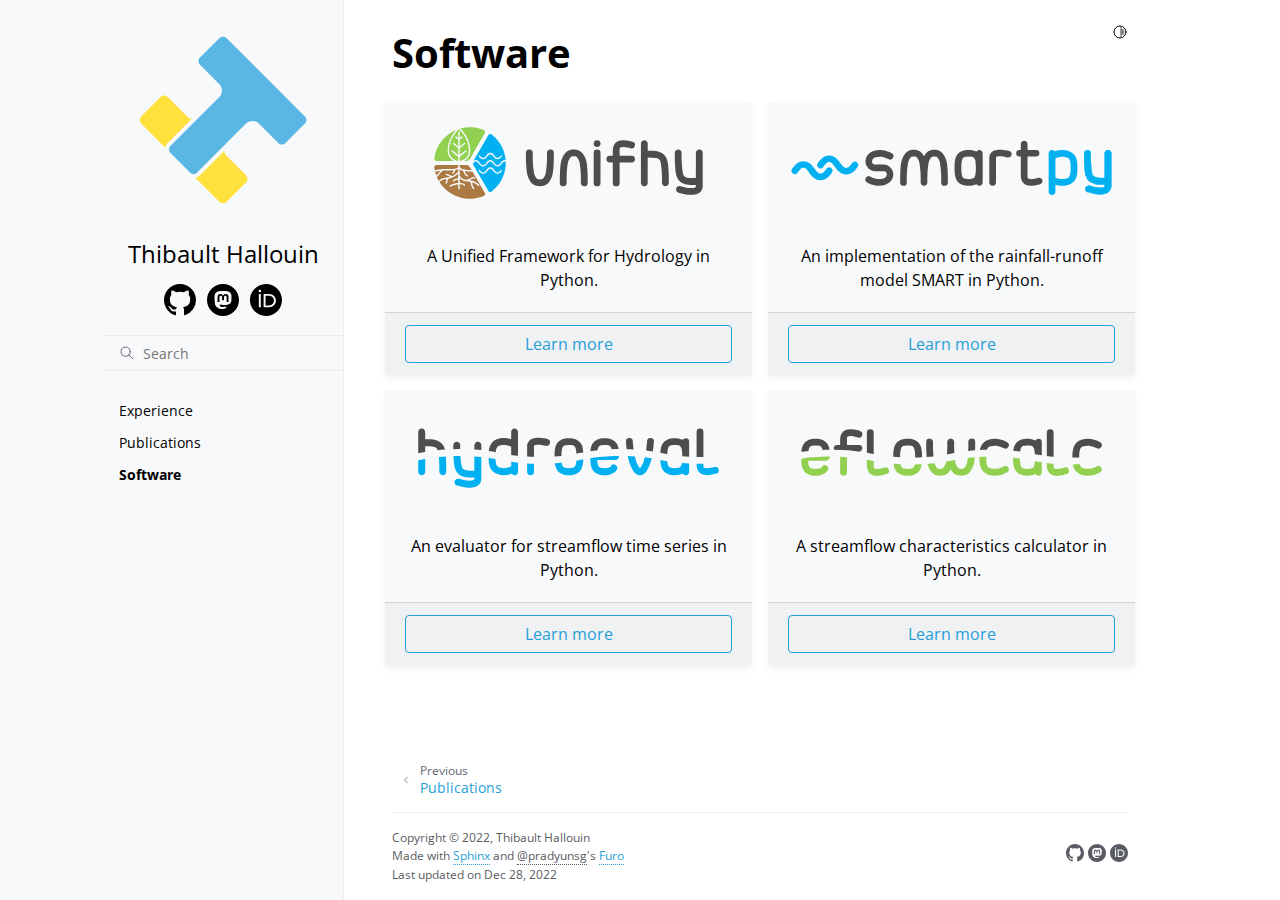
<file: software.html>
<!doctype html>
<html class="no-js" lang="en">
  <head><meta charset="utf-8"/>
    <meta name="viewport" content="width=device-width,initial-scale=1"/>
    <meta name="color-scheme" content="light dark"><meta name="generator" content="Docutils 0.17.1: http://docutils.sourceforge.net/" />
<link rel="index" title="Index" href="genindex.html" /><link rel="search" title="Search" href="search.html" /><link rel="prev" title="Publications" href="publications.html" />

    <link rel="shortcut icon" href="_static/thibhlln.ico"/><meta name="generator" content="sphinx-4.5.0, furo 2022.03.04"/>
        <title>Software - Thibault Hallouin</title>
      <link rel="stylesheet" type="text/css" href="_static/pygments.css" />
    <link rel="stylesheet" type="text/css" href="_static/styles/furo.css?digest=935aa2abcc5c1da4283d1dc201fb1f0add16d23a" />
    <link rel="stylesheet" type="text/css" href="_static/panels-main.c949a650a448cc0ae9fd3441c0e17fb0.css" />
    <link rel="stylesheet" type="text/css" href="_static/panels-bootstrap.5fd3999ee7762ccc51105388f4a9d115.css" />
    <link rel="stylesheet" type="text/css" href="_static/panels-variables.06eb56fa6e07937060861dad626602ad.css" />
    <link rel="stylesheet" type="text/css" href="_static/styles/furo-extensions.css?digest=25ceb02ed1c46dc30f2321ff83e92799f69dfdb9" />
    <link rel="stylesheet" type="text/css" href="_static/custom.css" />
    
    


<style>
  body {
    --color-code-background: #eeffcc;
  --color-code-foreground: black;
  --font-stack: Open Sans, sans-serif;
  --font-stack--monospace: JetBrains Mono, monospace;
  --color-brand-primary: var(--color-foreground-primary);
  --color-brand-content: #269fd9;
  
  }
  @media not print {
    body[data-theme="dark"] {
      --color-code-background: #272822;
  --color-code-foreground: #f8f8f2;
  --color-code-background: #18181a;
  --color-brand-primary: var(--color-foreground-primary);
  --color-brand-content: #5ab6e2;
  
    }
    @media (prefers-color-scheme: dark) {
      body:not([data-theme="light"]) {
        --color-code-background: #272822;
  --color-code-foreground: #f8f8f2;
  --color-code-background: #18181a;
  --color-brand-primary: var(--color-foreground-primary);
  --color-brand-content: #5ab6e2;
  
      }
    }
  }
</style></head>
  <body>
    <script>
      document.body.dataset.theme = localStorage.getItem("theme") || "auto";
    </script>
    
<svg xmlns="http://www.w3.org/2000/svg" style="display: none;">
  <symbol id="svg-toc" viewBox="0 0 24 24">
    <title>Contents</title>
    <svg stroke="currentColor" fill="currentColor" stroke-width="0" viewBox="0 0 1024 1024">
      <path d="M408 442h480c4.4 0 8-3.6 8-8v-56c0-4.4-3.6-8-8-8H408c-4.4 0-8 3.6-8 8v56c0 4.4 3.6 8 8 8zm-8 204c0 4.4 3.6 8 8 8h480c4.4 0 8-3.6 8-8v-56c0-4.4-3.6-8-8-8H408c-4.4 0-8 3.6-8 8v56zm504-486H120c-4.4 0-8 3.6-8 8v56c0 4.4 3.6 8 8 8h784c4.4 0 8-3.6 8-8v-56c0-4.4-3.6-8-8-8zm0 632H120c-4.4 0-8 3.6-8 8v56c0 4.4 3.6 8 8 8h784c4.4 0 8-3.6 8-8v-56c0-4.4-3.6-8-8-8zM115.4 518.9L271.7 642c5.8 4.6 14.4.5 14.4-6.9V388.9c0-7.4-8.5-11.5-14.4-6.9L115.4 505.1a8.74 8.74 0 0 0 0 13.8z"/>
    </svg>
  </symbol>
  <symbol id="svg-menu" viewBox="0 0 24 24">
    <title>Menu</title>
    <svg xmlns="http://www.w3.org/2000/svg" viewBox="0 0 24 24" fill="none" stroke="currentColor"
      stroke-width="2" stroke-linecap="round" stroke-linejoin="round" class="feather-menu">
      <line x1="3" y1="12" x2="21" y2="12"></line>
      <line x1="3" y1="6" x2="21" y2="6"></line>
      <line x1="3" y1="18" x2="21" y2="18"></line>
    </svg>
  </symbol>
  <symbol id="svg-arrow-right" viewBox="0 0 24 24">
    <title>Expand</title>
    <svg xmlns="http://www.w3.org/2000/svg" viewBox="0 0 24 24" fill="none" stroke="currentColor"
      stroke-width="2" stroke-linecap="round" stroke-linejoin="round" class="feather-chevron-right">
      <polyline points="9 18 15 12 9 6"></polyline>
    </svg>
  </symbol>
  <symbol id="svg-sun" viewBox="0 0 24 24">
    <title>Light mode</title>
    <svg xmlns="http://www.w3.org/2000/svg" viewBox="0 0 24 24" fill="none" stroke="currentColor"
      stroke-width="1.5" stroke-linecap="round" stroke-linejoin="round" class="feather-sun">
      <circle cx="12" cy="12" r="5"></circle>
      <line x1="12" y1="1" x2="12" y2="3"></line>
      <line x1="12" y1="21" x2="12" y2="23"></line>
      <line x1="4.22" y1="4.22" x2="5.64" y2="5.64"></line>
      <line x1="18.36" y1="18.36" x2="19.78" y2="19.78"></line>
      <line x1="1" y1="12" x2="3" y2="12"></line>
      <line x1="21" y1="12" x2="23" y2="12"></line>
      <line x1="4.22" y1="19.78" x2="5.64" y2="18.36"></line>
      <line x1="18.36" y1="5.64" x2="19.78" y2="4.22"></line>
    </svg>
  </symbol>
  <symbol id="svg-moon" viewBox="0 0 24 24">
    <title>Dark mode</title>
    <svg xmlns="http://www.w3.org/2000/svg" viewBox="0 0 24 24" fill="none" stroke="currentColor"
      stroke-width="1.5" stroke-linecap="round" stroke-linejoin="round" class="icon-tabler-moon">
      <path stroke="none" d="M0 0h24v24H0z" fill="none" />
      <path d="M12 3c.132 0 .263 0 .393 0a7.5 7.5 0 0 0 7.92 12.446a9 9 0 1 1 -8.313 -12.454z" />
    </svg>
  </symbol>
  <symbol id="svg-sun-half" viewBox="0 0 24 24">
    <title>Auto light/dark mode</title>
    <svg xmlns="http://www.w3.org/2000/svg" viewBox="0 0 24 24" fill="none" stroke="currentColor"
      stroke-width="1.5" stroke-linecap="round" stroke-linejoin="round" class="icon-tabler-shadow">
      <path stroke="none" d="M0 0h24v24H0z" fill="none"/>
      <circle cx="12" cy="12" r="9" />
      <path d="M13 12h5" />
      <path d="M13 15h4" />
      <path d="M13 18h1" />
      <path d="M13 9h4" />
      <path d="M13 6h1" />
    </svg>
  </symbol>
</svg>

<input type="checkbox" class="sidebar-toggle" name="__navigation" id="__navigation">
<input type="checkbox" class="sidebar-toggle" name="__toc" id="__toc">
<label class="overlay sidebar-overlay" for="__navigation">
  <div class="visually-hidden">Hide navigation sidebar</div>
</label>
<label class="overlay toc-overlay" for="__toc">
  <div class="visually-hidden">Hide table of contents sidebar</div>
</label>



<div class="page">
  <header class="mobile-header">
    <div class="header-left">
      <label class="nav-overlay-icon" for="__navigation">
        <div class="visually-hidden">Toggle site navigation sidebar</div>
        <i class="icon"><svg><use href="#svg-menu"></use></svg></i>
      </label>
    </div>
    <div class="header-center">
      <a href="index.html"><div class="brand">Thibault Hallouin</div></a>
    </div>
    <div class="header-right">
      <div class="theme-toggle-container theme-toggle-header">
        <button class="theme-toggle">
          <div class="visually-hidden">Toggle Light / Dark / Auto color theme</div>
          <svg class="theme-icon-when-auto"><use href="#svg-sun-half"></use></svg>
          <svg class="theme-icon-when-dark"><use href="#svg-moon"></use></svg>
          <svg class="theme-icon-when-light"><use href="#svg-sun"></use></svg>
        </button>
      </div>
      <label class="toc-overlay-icon toc-header-icon no-toc" for="__toc">
        <div class="visually-hidden">Toggle table of contents sidebar</div>
        <i class="icon"><svg><use href="#svg-toc"></use></svg></i>
      </label>
    </div>
  </header>
  <aside class="sidebar-drawer">
    <div class="sidebar-container">
      
      <div class="sidebar-sticky"><a class="sidebar-brand centered" href="index.html">
  
  <div class="sidebar-logo-container">
    <img class="sidebar-logo" src="_static/thibhlln.svg" alt="Logo"/>
  </div>
  
  <span class="sidebar-brand-text">Thibault Hallouin</span>
  
</a>
<div class="sidebar-brand-socials centered">
    <a class="muted-link " href="https://github.com/thibhlln" aria-label="On GitHub">
      
                <svg stroke="currentColor" fill="currentColor" stroke-width="0" viewBox="0 0 16 16">
                    <path fill-rule="evenodd" d="M8 0C3.58 0 0 3.58 0 8c0 3.54 2.29 6.53 5.47 7.59.4.07.55-.17.55-.38 0-.19-.01-.82-.01-1.49-2.01.37-2.53-.49-2.69-.94-.09-.23-.48-.94-.82-1.13-.28-.15-.68-.52-.01-.53.63-.01 1.08.58 1.23.82.72 1.21 1.87.87 2.33.66.07-.52.28-.87.51-1.07-1.78-.2-3.64-.89-3.64-3.95 0-.87.31-1.59.82-2.15-.08-.2-.36-1.02.08-2.12 0 0 .67-.21 2.2.82.64-.18 1.32-.27 2-.27.68 0 1.36.09 2 .27 1.53-1.04 2.2-.82 2.2-.82.44 1.1.16 1.92.08 2.12.51.56.82 1.27.82 2.15 0 3.07-1.87 3.75-3.65 3.95.29.25.54.73.54 1.48 0 1.07-.01 1.93-.01 2.2 0 .21.15.46.55.38A8.013 8.013 0 0 0 16 8c0-4.42-3.58-8-8-8z"></path>
                </svg>
            
    </a>
    <a class="muted-link " href="https://mas.to/@thibh" aria-label="On Mastodon">
      
                <svg stroke="currentColor" fill="currentColor" stroke-width="0" viewBox="0 0 512 512">
                    <path fill-rule="evenodd"  d="M256 0c141.284 0 256 114.563 256 256 0 141.284-114.563 256-256 256C114.716 512 0 397.437 0 256 0 114.716 114.563 0 256 0zm134.506 175.487c-4.177-31.049-31.239-55.52-63.32-60.261-5.412-.801-25.918-3.717-73.421-3.717h-.354c-47.516 0-57.709 2.916-63.121 3.717-31.188 4.61-59.669 26.596-66.579 58.014-3.323 15.472-3.678 32.627-3.06 48.361.879 22.566 1.05 45.091 3.101 67.564a317.689 317.689 0 007.395 44.317c6.567 26.924 33.157 49.331 59.208 58.474a158.807 158.807 0 0086.622 4.57 126.28 126.28 0 009.367-2.561c6.988-2.22 15.173-4.701 21.191-9.063a.692.692 0 00.275-.525V362.6a.667.667 0 00-.066-.277.652.652 0 00-.721-.341 240.065 240.065 0 01-56.213 6.569c-32.58 0-41.342-15.46-43.849-21.895a67.833 67.833 0 01-3.812-17.259.611.611 0 01.054-.289.62.62 0 01.441-.361.644.644 0 01.293.006 235.518 235.518 0 0055.293 6.568c4.479 0 8.947 0 13.426-.12 18.732-.524 38.478-1.484 56.907-5.083.461-.091.921-.17 1.314-.288 29.073-5.583 56.739-23.104 59.55-67.472.104-1.748.368-18.296.368-20.108.012-6.16 1.983-43.699-.289-66.763zm-46.057 34.885v77.139H313.88v-74.867c0-15.761-6.569-23.8-19.929-23.8-14.689 0-22.045 9.511-22.045 28.291v40.981h-30.383v-40.981c0-18.78-7.371-28.291-22.058-28.291-13.281 0-19.915 8.039-19.915 23.8v74.867h-30.556v-77.139c0-15.761 4.025-28.283 12.072-37.565 8.303-9.26 19.193-14.014 32.711-14.014 15.645 0 27.468 6.016 35.35 18.033l7.607 12.767 7.62-12.767c7.881-12.017 19.705-18.033 35.323-18.033 13.506 0 24.395 4.754 32.724 14.014 8.041 9.274 12.056 21.796 12.048 37.565z"></path>
                </svg>
            
    </a>
    <a class="muted-link " href="https://orcid.org/0000-0003-0144-2989" aria-label="ORCID">
      
                <svg stroke="currentColor" fill="currentColor" stroke-width="0" viewBox="0 0 24 24">
                    <path fill-rule="evenodd" d="M12 0C5.372 0 0 5.372 0 12s5.372 12 12 12 12-5.372 12-12S18.628 0 12 0zM7.369 4.378c.525 0 .947.431.947.947s-.422.947-.947.947a.95.95 0 0 1-.947-.947c0-.525.422-.947.947-.947zm-.722 3.038h1.444v10.041H6.647V7.416zm3.562 0h3.9c3.712 0 5.344 2.653 5.344 5.025 0 2.578-2.016 5.025-5.325 5.025h-3.919V7.416zm1.444 1.303v7.444h2.297c3.272 0 4.022-2.484 4.022-3.722 0-2.016-1.284-3.722-4.097-3.722h-2.222z"></path>
                </svg>
            
    </a>
    
    
</div><form class="sidebar-search-container" method="get" action="search.html" role="search">
  <input class="sidebar-search" placeholder=Search name="q" aria-label="Search">
  <input type="hidden" name="check_keywords" value="yes">
  <input type="hidden" name="area" value="default">
</form>
<div id="searchbox"></div><div class="sidebar-scroll"><div class="sidebar-tree">
  <ul class="current">
<li class="toctree-l1"><a class="reference internal" href="experience.html">Experience</a></li>
<li class="toctree-l1"><a class="reference internal" href="publications.html">Publications</a></li>
<li class="toctree-l1 current current-page"><a class="current reference internal" href="#">Software</a></li>
</ul>

</div>
</div>

      </div>
      
    </div>
  </aside>
  <div class="main">
    <div class="content">
      <div class="article-container">
        <a href="#" class="back-to-top muted-link">
          <svg xmlns="http://www.w3.org/2000/svg" viewBox="0 0 24 24">
            <path d="M13 20h-2V8l-5.5 5.5-1.42-1.42L12 4.16l7.92 7.92-1.42 1.42L13 8v12z"></path>
          </svg>
          <span>Back to top</span>
        </a>
        <div class="content-icon-container"><div class="theme-toggle-container theme-toggle-content">
            <button class="theme-toggle">
              <div class="visually-hidden">Toggle Light / Dark / Auto color theme</div>
              <svg class="theme-icon-when-auto"><use href="#svg-sun-half"></use></svg>
              <svg class="theme-icon-when-dark"><use href="#svg-moon"></use></svg>
              <svg class="theme-icon-when-light"><use href="#svg-sun"></use></svg>
            </button>
          </div>
          <label class="toc-overlay-icon toc-content-icon no-toc" for="__toc">
            <div class="visually-hidden">Toggle table of contents sidebar</div>
            <i class="icon"><svg><use href="#svg-toc"></use></svg></i>
          </label>
        </div>
        <article role="main">
          <section id="software">
<h1>Software<a class="headerlink" href="#software" title="Permalink to this headline"><span class="fa fa-link"></span></a></h1>
<div class="sphinx-bs container pb-4 docutils">
<div class="row docutils">
<div class="d-flex col-lg-6 col-md-6 col-sm-6 col-xs-12 p-2 docutils">
<div class="card w-100 shadow intro-card text-center docutils">
<img alt="img-top" class="card-img-top" src="_images/unifhy-logo.svg"/><div class="card-body docutils">
<p class="card-text">A Unified Framework for Hydrology in Python.</p>
</div>
<div class="card-footer docutils">
<p class="card-text"><a class="sphinx-bs btn text-wrap btn-outline-primary btn-block stretched-link reference external" href="https://unifhy-org.github.io/unifhy"><span>Learn more</span></a></p>
</div>
</div>
</div>
<div class="d-flex col-lg-6 col-md-6 col-sm-6 col-xs-12 p-2 docutils">
<div class="card w-100 shadow intro-card text-center docutils">
<img alt="img-top" class="card-img-top" src="_images/smartpy-logo.svg"/><div class="card-body docutils">
<p class="card-text">An implementation of the rainfall-runoff model SMART in Python.</p>
</div>
<div class="card-footer docutils">
<p class="card-text"><a class="sphinx-bs btn text-wrap btn-outline-primary btn-block stretched-link reference external" href="https://thibhlln.github.io/smartpy/"><span>Learn more</span></a></p>
</div>
</div>
</div>
<div class="d-flex col-lg-6 col-md-6 col-sm-6 col-xs-12 p-2 docutils">
<div class="card w-100 shadow intro-card text-center docutils">
<img alt="img-top" class="card-img-top" src="_images/hydroeval-logo.svg"/><div class="card-body docutils">
<p class="card-text">An evaluator for streamflow time series in Python.</p>
</div>
<div class="card-footer docutils">
<p class="card-text"><a class="sphinx-bs btn text-wrap btn-outline-primary btn-block stretched-link reference external" href="https://thibhlln.github.io/hydroeval/"><span>Learn more</span></a></p>
</div>
</div>
</div>
<div class="d-flex col-lg-6 col-md-6 col-sm-6 col-xs-12 p-2 docutils">
<div class="card w-100 shadow intro-card text-center docutils">
<img alt="img-top" class="card-img-top" src="_images/eflowcalc-logo.svg"/><div class="card-body docutils">
<p class="card-text">A streamflow characteristics calculator in Python.</p>
</div>
<div class="card-footer docutils">
<p class="card-text"><a class="sphinx-bs btn text-wrap btn-outline-primary btn-block stretched-link reference external" href="https://thibhlln.github.io/eflowcalc/"><span>Learn more</span></a></p>
</div>
</div>
</div>
</div>
</div>
</section>

        </article>
      </div>
      <footer>
        
        <div class="related-pages">
          
          <a class="prev-page" href="publications.html">
              <svg><use href="#svg-arrow-right"></use></svg>
              <div class="page-info">
                <div class="context">
                  <span>Previous</span>
                </div>
                
                <div class="title">Publications</div>
                
              </div>
            </a>
        </div>
        <div class="bottom-of-page">
          <div class="left-details">
            <div class="copyright">
                Copyright &#169; 2022, Thibault Hallouin
            </div>
            Made with <a href="https://www.sphinx-doc.org/">Sphinx</a> and <a class="muted-link" href="https://pradyunsg.me">@pradyunsg</a>'s
            
            <a href="https://github.com/pradyunsg/furo">Furo</a>
            <div class="last-updated">
              Last updated on Dec 28, 2022</div>
          </div>
          <div class="right-details">
            <div class="icons">
              <a class="muted-link " href="https://github.com/thibhlln" aria-label="On GitHub">
                <svg stroke="currentColor" fill="currentColor" stroke-width="0" viewBox="0 0 16 16">
                    <path fill-rule="evenodd" d="M8 0C3.58 0 0 3.58 0 8c0 3.54 2.29 6.53 5.47 7.59.4.07.55-.17.55-.38 0-.19-.01-.82-.01-1.49-2.01.37-2.53-.49-2.69-.94-.09-.23-.48-.94-.82-1.13-.28-.15-.68-.52-.01-.53.63-.01 1.08.58 1.23.82.72 1.21 1.87.87 2.33.66.07-.52.28-.87.51-1.07-1.78-.2-3.64-.89-3.64-3.95 0-.87.31-1.59.82-2.15-.08-.2-.36-1.02.08-2.12 0 0 .67-.21 2.2.82.64-.18 1.32-.27 2-.27.68 0 1.36.09 2 .27 1.53-1.04 2.2-.82 2.2-.82.44 1.1.16 1.92.08 2.12.51.56.82 1.27.82 2.15 0 3.07-1.87 3.75-3.65 3.95.29.25.54.73.54 1.48 0 1.07-.01 1.93-.01 2.2 0 .21.15.46.55.38A8.013 8.013 0 0 0 16 8c0-4.42-3.58-8-8-8z"></path>
                </svg>
            </a>
              <a class="muted-link " href="https://mas.to/@thibh" aria-label="On Mastodon">
                <svg stroke="currentColor" fill="currentColor" stroke-width="0" viewBox="0 0 512 512">
                    <path fill-rule="evenodd"  d="M256 0c141.284 0 256 114.563 256 256 0 141.284-114.563 256-256 256C114.716 512 0 397.437 0 256 0 114.716 114.563 0 256 0zm134.506 175.487c-4.177-31.049-31.239-55.52-63.32-60.261-5.412-.801-25.918-3.717-73.421-3.717h-.354c-47.516 0-57.709 2.916-63.121 3.717-31.188 4.61-59.669 26.596-66.579 58.014-3.323 15.472-3.678 32.627-3.06 48.361.879 22.566 1.05 45.091 3.101 67.564a317.689 317.689 0 007.395 44.317c6.567 26.924 33.157 49.331 59.208 58.474a158.807 158.807 0 0086.622 4.57 126.28 126.28 0 009.367-2.561c6.988-2.22 15.173-4.701 21.191-9.063a.692.692 0 00.275-.525V362.6a.667.667 0 00-.066-.277.652.652 0 00-.721-.341 240.065 240.065 0 01-56.213 6.569c-32.58 0-41.342-15.46-43.849-21.895a67.833 67.833 0 01-3.812-17.259.611.611 0 01.054-.289.62.62 0 01.441-.361.644.644 0 01.293.006 235.518 235.518 0 0055.293 6.568c4.479 0 8.947 0 13.426-.12 18.732-.524 38.478-1.484 56.907-5.083.461-.091.921-.17 1.314-.288 29.073-5.583 56.739-23.104 59.55-67.472.104-1.748.368-18.296.368-20.108.012-6.16 1.983-43.699-.289-66.763zm-46.057 34.885v77.139H313.88v-74.867c0-15.761-6.569-23.8-19.929-23.8-14.689 0-22.045 9.511-22.045 28.291v40.981h-30.383v-40.981c0-18.78-7.371-28.291-22.058-28.291-13.281 0-19.915 8.039-19.915 23.8v74.867h-30.556v-77.139c0-15.761 4.025-28.283 12.072-37.565 8.303-9.26 19.193-14.014 32.711-14.014 15.645 0 27.468 6.016 35.35 18.033l7.607 12.767 7.62-12.767c7.881-12.017 19.705-18.033 35.323-18.033 13.506 0 24.395 4.754 32.724 14.014 8.041 9.274 12.056 21.796 12.048 37.565z"></path>
                </svg>
            </a>
              <a class="muted-link " href="https://orcid.org/0000-0003-0144-2989" aria-label="ORCID">
                <svg stroke="currentColor" fill="currentColor" stroke-width="0" viewBox="0 0 24 24">
                    <path fill-rule="evenodd" d="M12 0C5.372 0 0 5.372 0 12s5.372 12 12 12 12-5.372 12-12S18.628 0 12 0zM7.369 4.378c.525 0 .947.431.947.947s-.422.947-.947.947a.95.95 0 0 1-.947-.947c0-.525.422-.947.947-.947zm-.722 3.038h1.444v10.041H6.647V7.416zm3.562 0h3.9c3.712 0 5.344 2.653 5.344 5.025 0 2.578-2.016 5.025-5.325 5.025h-3.919V7.416zm1.444 1.303v7.444h2.297c3.272 0 4.022-2.484 4.022-3.722 0-2.016-1.284-3.722-4.097-3.722h-2.222z"></path>
                </svg>
            </a>
              
            </div>
          </div>
        </div>
        
      </footer>
    </div>
    <aside class="toc-drawer no-toc">
      
      
      
    </aside>
  </div>
</div><script data-url_root="./" id="documentation_options" src="_static/documentation_options.js"></script>
    <script src="_static/jquery.js"></script>
    <script src="_static/underscore.js"></script>
    <script src="_static/doctools.js"></script>
    <script src="_static/scripts/furo.js"></script>
    </body>
</html>
</file>
<file: _static/pygments.css>
.highlight pre { line-height: 125%; }
.highlight td.linenos .normal { color: inherit; background-color: transparent; padding-left: 5px; padding-right: 5px; }
.highlight span.linenos { color: inherit; background-color: transparent; padding-left: 5px; padding-right: 5px; }
.highlight td.linenos .special { color: #000000; background-color: #ffffc0; padding-left: 5px; padding-right: 5px; }
.highlight span.linenos.special { color: #000000; background-color: #ffffc0; padding-left: 5px; padding-right: 5px; }
.highlight .hll { background-color: #ffffcc }
.highlight { background: #eeffcc; }
.highlight .c { color: #408090; font-style: italic } /* Comment */
.highlight .err { border: 1px solid #FF0000 } /* Error */
.highlight .k { color: #007020; font-weight: bold } /* Keyword */
.highlight .o { color: #666666 } /* Operator */
.highlight .ch { color: #408090; font-style: italic } /* Comment.Hashbang */
.highlight .cm { color: #408090; font-style: italic } /* Comment.Multiline */
.highlight .cp { color: #007020 } /* Comment.Preproc */
.highlight .cpf { color: #408090; font-style: italic } /* Comment.PreprocFile */
.highlight .c1 { color: #408090; font-style: italic } /* Comment.Single */
.highlight .cs { color: #408090; background-color: #fff0f0 } /* Comment.Special */
.highlight .gd { color: #A00000 } /* Generic.Deleted */
.highlight .ge { font-style: italic } /* Generic.Emph */
.highlight .gr { color: #FF0000 } /* Generic.Error */
.highlight .gh { color: #000080; font-weight: bold } /* Generic.Heading */
.highlight .gi { color: #00A000 } /* Generic.Inserted */
.highlight .go { color: #333333 } /* Generic.Output */
.highlight .gp { color: #c65d09; font-weight: bold } /* Generic.Prompt */
.highlight .gs { font-weight: bold } /* Generic.Strong */
.highlight .gu { color: #800080; font-weight: bold } /* Generic.Subheading */
.highlight .gt { color: #0044DD } /* Generic.Traceback */
.highlight .kc { color: #007020; font-weight: bold } /* Keyword.Constant */
.highlight .kd { color: #007020; font-weight: bold } /* Keyword.Declaration */
.highlight .kn { color: #007020; font-weight: bold } /* Keyword.Namespace */
.highlight .kp { color: #007020 } /* Keyword.Pseudo */
.highlight .kr { color: #007020; font-weight: bold } /* Keyword.Reserved */
.highlight .kt { color: #902000 } /* Keyword.Type */
.highlight .m { color: #208050 } /* Literal.Number */
.highlight .s { color: #4070a0 } /* Literal.String */
.highlight .na { color: #4070a0 } /* Name.Attribute */
.highlight .nb { color: #007020 } /* Name.Builtin */
.highlight .nc { color: #0e84b5; font-weight: bold } /* Name.Class */
.highlight .no { color: #60add5 } /* Name.Constant */
.highlight .nd { color: #555555; font-weight: bold } /* Name.Decorator */
.highlight .ni { color: #d55537; font-weight: bold } /* Name.Entity */
.highlight .ne { color: #007020 } /* Name.Exception */
.highlight .nf { color: #06287e } /* Name.Function */
.highlight .nl { color: #002070; font-weight: bold } /* Name.Label */
.highlight .nn { color: #0e84b5; font-weight: bold } /* Name.Namespace */
.highlight .nt { color: #062873; font-weight: bold } /* Name.Tag */
.highlight .nv { color: #bb60d5 } /* Name.Variable */
.highlight .ow { color: #007020; font-weight: bold } /* Operator.Word */
.highlight .w { color: #bbbbbb } /* Text.Whitespace */
.highlight .mb { color: #208050 } /* Literal.Number.Bin */
.highlight .mf { color: #208050 } /* Literal.Number.Float */
.highlight .mh { color: #208050 } /* Literal.Number.Hex */
.highlight .mi { color: #208050 } /* Literal.Number.Integer */
.highlight .mo { color: #208050 } /* Literal.Number.Oct */
.highlight .sa { color: #4070a0 } /* Literal.String.Affix */
.highlight .sb { color: #4070a0 } /* Literal.String.Backtick */
.highlight .sc { color: #4070a0 } /* Literal.String.Char */
.highlight .dl { color: #4070a0 } /* Literal.String.Delimiter */
.highlight .sd { color: #4070a0; font-style: italic } /* Literal.String.Doc */
.highlight .s2 { color: #4070a0 } /* Literal.String.Double */
.highlight .se { color: #4070a0; font-weight: bold } /* Literal.String.Escape */
.highlight .sh { color: #4070a0 } /* Literal.String.Heredoc */
.highlight .si { color: #70a0d0; font-style: italic } /* Literal.String.Interpol */
.highlight .sx { color: #c65d09 } /* Literal.String.Other */
.highlight .sr { color: #235388 } /* Literal.String.Regex */
.highlight .s1 { color: #4070a0 } /* Literal.String.Single */
.highlight .ss { color: #517918 } /* Literal.String.Symbol */
.highlight .bp { color: #007020 } /* Name.Builtin.Pseudo */
.highlight .fm { color: #06287e } /* Name.Function.Magic */
.highlight .vc { color: #bb60d5 } /* Name.Variable.Class */
.highlight .vg { color: #bb60d5 } /* Name.Variable.Global */
.highlight .vi { color: #bb60d5 } /* Name.Variable.Instance */
.highlight .vm { color: #bb60d5 } /* Name.Variable.Magic */
.highlight .il { color: #208050 } /* Literal.Number.Integer.Long */
@media not print {
body[data-theme="dark"] .highlight pre { line-height: 125%; }
body[data-theme="dark"] .highlight td.linenos .normal { color: inherit; background-color: transparent; padding-left: 5px; padding-right: 5px; }
body[data-theme="dark"] .highlight span.linenos { color: inherit; background-color: transparent; padding-left: 5px; padding-right: 5px; }
body[data-theme="dark"] .highlight td.linenos .special { color: #000000; background-color: #ffffc0; padding-left: 5px; padding-right: 5px; }
body[data-theme="dark"] .highlight span.linenos.special { color: #000000; background-color: #ffffc0; padding-left: 5px; padding-right: 5px; }
body[data-theme="dark"] .highlight .hll { background-color: #49483e }
body[data-theme="dark"] .highlight { background: #272822; color: #f8f8f2 }
body[data-theme="dark"] .highlight .c { color: #75715e } /* Comment */
body[data-theme="dark"] .highlight .err { color: #960050; background-color: #1e0010 } /* Error */
body[data-theme="dark"] .highlight .k { color: #66d9ef } /* Keyword */
body[data-theme="dark"] .highlight .l { color: #ae81ff } /* Literal */
body[data-theme="dark"] .highlight .n { color: #f8f8f2 } /* Name */
body[data-theme="dark"] .highlight .o { color: #f92672 } /* Operator */
body[data-theme="dark"] .highlight .p { color: #f8f8f2 } /* Punctuation */
body[data-theme="dark"] .highlight .ch { color: #75715e } /* Comment.Hashbang */
body[data-theme="dark"] .highlight .cm { color: #75715e } /* Comment.Multiline */
body[data-theme="dark"] .highlight .cp { color: #75715e } /* Comment.Preproc */
body[data-theme="dark"] .highlight .cpf { color: #75715e } /* Comment.PreprocFile */
body[data-theme="dark"] .highlight .c1 { color: #75715e } /* Comment.Single */
body[data-theme="dark"] .highlight .cs { color: #75715e } /* Comment.Special */
body[data-theme="dark"] .highlight .gd { color: #f92672 } /* Generic.Deleted */
body[data-theme="dark"] .highlight .ge { font-style: italic } /* Generic.Emph */
body[data-theme="dark"] .highlight .gi { color: #a6e22e } /* Generic.Inserted */
body[data-theme="dark"] .highlight .go { color: #66d9ef } /* Generic.Output */
body[data-theme="dark"] .highlight .gp { color: #f92672; font-weight: bold } /* Generic.Prompt */
body[data-theme="dark"] .highlight .gs { font-weight: bold } /* Generic.Strong */
body[data-theme="dark"] .highlight .gu { color: #75715e } /* Generic.Subheading */
body[data-theme="dark"] .highlight .kc { color: #66d9ef } /* Keyword.Constant */
body[data-theme="dark"] .highlight .kd { color: #66d9ef } /* Keyword.Declaration */
body[data-theme="dark"] .highlight .kn { color: #f92672 } /* Keyword.Namespace */
body[data-theme="dark"] .highlight .kp { color: #66d9ef } /* Keyword.Pseudo */
body[data-theme="dark"] .highlight .kr { color: #66d9ef } /* Keyword.Reserved */
body[data-theme="dark"] .highlight .kt { color: #66d9ef } /* Keyword.Type */
body[data-theme="dark"] .highlight .ld { color: #e6db74 } /* Literal.Date */
body[data-theme="dark"] .highlight .m { color: #ae81ff } /* Literal.Number */
body[data-theme="dark"] .highlight .s { color: #e6db74 } /* Literal.String */
body[data-theme="dark"] .highlight .na { color: #a6e22e } /* Name.Attribute */
body[data-theme="dark"] .highlight .nb { color: #f8f8f2 } /* Name.Builtin */
body[data-theme="dark"] .highlight .nc { color: #a6e22e } /* Name.Class */
body[data-theme="dark"] .highlight .no { color: #66d9ef } /* Name.Constant */
body[data-theme="dark"] .highlight .nd { color: #a6e22e } /* Name.Decorator */
body[data-theme="dark"] .highlight .ni { color: #f8f8f2 } /* Name.Entity */
body[data-theme="dark"] .highlight .ne { color: #a6e22e } /* Name.Exception */
body[data-theme="dark"] .highlight .nf { color: #a6e22e } /* Name.Function */
body[data-theme="dark"] .highlight .nl { color: #f8f8f2 } /* Name.Label */
body[data-theme="dark"] .highlight .nn { color: #f8f8f2 } /* Name.Namespace */
body[data-theme="dark"] .highlight .nx { color: #a6e22e } /* Name.Other */
body[data-theme="dark"] .highlight .py { color: #f8f8f2 } /* Name.Property */
body[data-theme="dark"] .highlight .nt { color: #f92672 } /* Name.Tag */
body[data-theme="dark"] .highlight .nv { color: #f8f8f2 } /* Name.Variable */
body[data-theme="dark"] .highlight .ow { color: #f92672 } /* Operator.Word */
body[data-theme="dark"] .highlight .w { color: #f8f8f2 } /* Text.Whitespace */
body[data-theme="dark"] .highlight .mb { color: #ae81ff } /* Literal.Number.Bin */
body[data-theme="dark"] .highlight .mf { color: #ae81ff } /* Literal.Number.Float */
body[data-theme="dark"] .highlight .mh { color: #ae81ff } /* Literal.Number.Hex */
body[data-theme="dark"] .highlight .mi { color: #ae81ff } /* Literal.Number.Integer */
body[data-theme="dark"] .highlight .mo { color: #ae81ff } /* Literal.Number.Oct */
body[data-theme="dark"] .highlight .sa { color: #e6db74 } /* Literal.String.Affix */
body[data-theme="dark"] .highlight .sb { color: #e6db74 } /* Literal.String.Backtick */
body[data-theme="dark"] .highlight .sc { color: #e6db74 } /* Literal.String.Char */
body[data-theme="dark"] .highlight .dl { color: #e6db74 } /* Literal.String.Delimiter */
body[data-theme="dark"] .highlight .sd { color: #e6db74 } /* Literal.String.Doc */
body[data-theme="dark"] .highlight .s2 { color: #e6db74 } /* Literal.String.Double */
body[data-theme="dark"] .highlight .se { color: #ae81ff } /* Literal.String.Escape */
body[data-theme="dark"] .highlight .sh { color: #e6db74 } /* Literal.String.Heredoc */
body[data-theme="dark"] .highlight .si { color: #e6db74 } /* Literal.String.Interpol */
body[data-theme="dark"] .highlight .sx { color: #e6db74 } /* Literal.String.Other */
body[data-theme="dark"] .highlight .sr { color: #e6db74 } /* Literal.String.Regex */
body[data-theme="dark"] .highlight .s1 { color: #e6db74 } /* Literal.String.Single */
body[data-theme="dark"] .highlight .ss { color: #e6db74 } /* Literal.String.Symbol */
body[data-theme="dark"] .highlight .bp { color: #f8f8f2 } /* Name.Builtin.Pseudo */
body[data-theme="dark"] .highlight .fm { color: #a6e22e } /* Name.Function.Magic */
body[data-theme="dark"] .highlight .vc { color: #f8f8f2 } /* Name.Variable.Class */
body[data-theme="dark"] .highlight .vg { color: #f8f8f2 } /* Name.Variable.Global */
body[data-theme="dark"] .highlight .vi { color: #f8f8f2 } /* Name.Variable.Instance */
body[data-theme="dark"] .highlight .vm { color: #f8f8f2 } /* Name.Variable.Magic */
body[data-theme="dark"] .highlight .il { color: #ae81ff } /* Literal.Number.Integer.Long */
@media (prefers-color-scheme: dark) {
body:not([data-theme="light"]) .highlight pre { line-height: 125%; }
body:not([data-theme="light"]) .highlight td.linenos .normal { color: inherit; background-color: transparent; padding-left: 5px; padding-right: 5px; }
body:not([data-theme="light"]) .highlight span.linenos { color: inherit; background-color: transparent; padding-left: 5px; padding-right: 5px; }
body:not([data-theme="light"]) .highlight td.linenos .special { color: #000000; background-color: #ffffc0; padding-left: 5px; padding-right: 5px; }
body:not([data-theme="light"]) .highlight span.linenos.special { color: #000000; background-color: #ffffc0; padding-left: 5px; padding-right: 5px; }
body:not([data-theme="light"]) .highlight .hll { background-color: #49483e }
body:not([data-theme="light"]) .highlight { background: #272822; color: #f8f8f2 }
body:not([data-theme="light"]) .highlight .c { color: #75715e } /* Comment */
body:not([data-theme="light"]) .highlight .err { color: #960050; background-color: #1e0010 } /* Error */
body:not([data-theme="light"]) .highlight .k { color: #66d9ef } /* Keyword */
body:not([data-theme="light"]) .highlight .l { color: #ae81ff } /* Literal */
body:not([data-theme="light"]) .highlight .n { color: #f8f8f2 } /* Name */
body:not([data-theme="light"]) .highlight .o { color: #f92672 } /* Operator */
body:not([data-theme="light"]) .highlight .p { color: #f8f8f2 } /* Punctuation */
body:not([data-theme="light"]) .highlight .ch { color: #75715e } /* Comment.Hashbang */
body:not([data-theme="light"]) .highlight .cm { color: #75715e } /* Comment.Multiline */
body:not([data-theme="light"]) .highlight .cp { color: #75715e } /* Comment.Preproc */
body:not([data-theme="light"]) .highlight .cpf { color: #75715e } /* Comment.PreprocFile */
body:not([data-theme="light"]) .highlight .c1 { color: #75715e } /* Comment.Single */
body:not([data-theme="light"]) .highlight .cs { color: #75715e } /* Comment.Special */
body:not([data-theme="light"]) .highlight .gd { color: #f92672 } /* Generic.Deleted */
body:not([data-theme="light"]) .highlight .ge { font-style: italic } /* Generic.Emph */
body:not([data-theme="light"]) .highlight .gi { color: #a6e22e } /* Generic.Inserted */
body:not([data-theme="light"]) .highlight .go { color: #66d9ef } /* Generic.Output */
body:not([data-theme="light"]) .highlight .gp { color: #f92672; font-weight: bold } /* Generic.Prompt */
body:not([data-theme="light"]) .highlight .gs { font-weight: bold } /* Generic.Strong */
body:not([data-theme="light"]) .highlight .gu { color: #75715e } /* Generic.Subheading */
body:not([data-theme="light"]) .highlight .kc { color: #66d9ef } /* Keyword.Constant */
body:not([data-theme="light"]) .highlight .kd { color: #66d9ef } /* Keyword.Declaration */
body:not([data-theme="light"]) .highlight .kn { color: #f92672 } /* Keyword.Namespace */
body:not([data-theme="light"]) .highlight .kp { color: #66d9ef } /* Keyword.Pseudo */
body:not([data-theme="light"]) .highlight .kr { color: #66d9ef } /* Keyword.Reserved */
body:not([data-theme="light"]) .highlight .kt { color: #66d9ef } /* Keyword.Type */
body:not([data-theme="light"]) .highlight .ld { color: #e6db74 } /* Literal.Date */
body:not([data-theme="light"]) .highlight .m { color: #ae81ff } /* Literal.Number */
body:not([data-theme="light"]) .highlight .s { color: #e6db74 } /* Literal.String */
body:not([data-theme="light"]) .highlight .na { color: #a6e22e } /* Name.Attribute */
body:not([data-theme="light"]) .highlight .nb { color: #f8f8f2 } /* Name.Builtin */
body:not([data-theme="light"]) .highlight .nc { color: #a6e22e } /* Name.Class */
body:not([data-theme="light"]) .highlight .no { color: #66d9ef } /* Name.Constant */
body:not([data-theme="light"]) .highlight .nd { color: #a6e22e } /* Name.Decorator */
body:not([data-theme="light"]) .highlight .ni { color: #f8f8f2 } /* Name.Entity */
body:not([data-theme="light"]) .highlight .ne { color: #a6e22e } /* Name.Exception */
body:not([data-theme="light"]) .highlight .nf { color: #a6e22e } /* Name.Function */
body:not([data-theme="light"]) .highlight .nl { color: #f8f8f2 } /* Name.Label */
body:not([data-theme="light"]) .highlight .nn { color: #f8f8f2 } /* Name.Namespace */
body:not([data-theme="light"]) .highlight .nx { color: #a6e22e } /* Name.Other */
body:not([data-theme="light"]) .highlight .py { color: #f8f8f2 } /* Name.Property */
body:not([data-theme="light"]) .highlight .nt { color: #f92672 } /* Name.Tag */
body:not([data-theme="light"]) .highlight .nv { color: #f8f8f2 } /* Name.Variable */
body:not([data-theme="light"]) .highlight .ow { color: #f92672 } /* Operator.Word */
body:not([data-theme="light"]) .highlight .w { color: #f8f8f2 } /* Text.Whitespace */
body:not([data-theme="light"]) .highlight .mb { color: #ae81ff } /* Literal.Number.Bin */
body:not([data-theme="light"]) .highlight .mf { color: #ae81ff } /* Literal.Number.Float */
body:not([data-theme="light"]) .highlight .mh { color: #ae81ff } /* Literal.Number.Hex */
body:not([data-theme="light"]) .highlight .mi { color: #ae81ff } /* Literal.Number.Integer */
body:not([data-theme="light"]) .highlight .mo { color: #ae81ff } /* Literal.Number.Oct */
body:not([data-theme="light"]) .highlight .sa { color: #e6db74 } /* Literal.String.Affix */
body:not([data-theme="light"]) .highlight .sb { color: #e6db74 } /* Literal.String.Backtick */
body:not([data-theme="light"]) .highlight .sc { color: #e6db74 } /* Literal.String.Char */
body:not([data-theme="light"]) .highlight .dl { color: #e6db74 } /* Literal.String.Delimiter */
body:not([data-theme="light"]) .highlight .sd { color: #e6db74 } /* Literal.String.Doc */
body:not([data-theme="light"]) .highlight .s2 { color: #e6db74 } /* Literal.String.Double */
body:not([data-theme="light"]) .highlight .se { color: #ae81ff } /* Literal.String.Escape */
body:not([data-theme="light"]) .highlight .sh { color: #e6db74 } /* Literal.String.Heredoc */
body:not([data-theme="light"]) .highlight .si { color: #e6db74 } /* Literal.String.Interpol */
body:not([data-theme="light"]) .highlight .sx { color: #e6db74 } /* Literal.String.Other */
body:not([data-theme="light"]) .highlight .sr { color: #e6db74 } /* Literal.String.Regex */
body:not([data-theme="light"]) .highlight .s1 { color: #e6db74 } /* Literal.String.Single */
body:not([data-theme="light"]) .highlight .ss { color: #e6db74 } /* Literal.String.Symbol */
body:not([data-theme="light"]) .highlight .bp { color: #f8f8f2 } /* Name.Builtin.Pseudo */
body:not([data-theme="light"]) .highlight .fm { color: #a6e22e } /* Name.Function.Magic */
body:not([data-theme="light"]) .highlight .vc { color: #f8f8f2 } /* Name.Variable.Class */
body:not([data-theme="light"]) .highlight .vg { color: #f8f8f2 } /* Name.Variable.Global */
body:not([data-theme="light"]) .highlight .vi { color: #f8f8f2 } /* Name.Variable.Instance */
body:not([data-theme="light"]) .highlight .vm { color: #f8f8f2 } /* Name.Variable.Magic */
body:not([data-theme="light"]) .highlight .il { color: #ae81ff } /* Literal.Number.Integer.Long */
}
}
</file>
<file: _static/panels-main.c949a650a448cc0ae9fd3441c0e17fb0.css>
details.dropdown .summary-title{padding-right:3em !important;-moz-user-select:none;-ms-user-select:none;-webkit-user-select:none;user-select:none}details.dropdown:hover{cursor:pointer}details.dropdown .summary-content{cursor:default}details.dropdown summary{list-style:none;padding:1em}details.dropdown summary .octicon.no-title{vertical-align:middle}details.dropdown[open] summary .octicon.no-title{visibility:hidden}details.dropdown summary::-webkit-details-marker{display:none}details.dropdown summary:focus{outline:none}details.dropdown summary:hover .summary-up svg,details.dropdown summary:hover .summary-down svg{opacity:1}details.dropdown .summary-up svg,details.dropdown .summary-down svg{display:block;opacity:.6}details.dropdown .summary-up,details.dropdown .summary-down{pointer-events:none;position:absolute;right:1em;top:.75em}details.dropdown[open] .summary-down{visibility:hidden}details.dropdown:not([open]) .summary-up{visibility:hidden}details.dropdown.fade-in[open] summary~*{-moz-animation:panels-fade-in .5s ease-in-out;-webkit-animation:panels-fade-in .5s ease-in-out;animation:panels-fade-in .5s ease-in-out}details.dropdown.fade-in-slide-down[open] summary~*{-moz-animation:panels-fade-in .5s ease-in-out, panels-slide-down .5s ease-in-out;-webkit-animation:panels-fade-in .5s ease-in-out, panels-slide-down .5s ease-in-out;animation:panels-fade-in .5s ease-in-out, panels-slide-down .5s ease-in-out}@keyframes panels-fade-in{0%{opacity:0}100%{opacity:1}}@keyframes panels-slide-down{0%{transform:translate(0, -10px)}100%{transform:translate(0, 0)}}.octicon{display:inline-block;fill:currentColor;vertical-align:text-top}.tabbed-content{box-shadow:0 -.0625rem var(--tabs-color-overline),0 .0625rem var(--tabs-color-underline);display:none;order:99;padding-bottom:.75rem;padding-top:.75rem;width:100%}.tabbed-content>:first-child{margin-top:0 !important}.tabbed-content>:last-child{margin-bottom:0 !important}.tabbed-content>.tabbed-set{margin:0}.tabbed-set{border-radius:.125rem;display:flex;flex-wrap:wrap;margin:1em 0;position:relative}.tabbed-set>input{opacity:0;position:absolute}.tabbed-set>input:checked+label{border-color:var(--tabs-color-label-active);color:var(--tabs-color-label-active)}.tabbed-set>input:checked+label+.tabbed-content{display:block}.tabbed-set>input:focus+label{outline-style:auto}.tabbed-set>input:not(.focus-visible)+label{outline:none;-webkit-tap-highlight-color:transparent}.tabbed-set>label{border-bottom:.125rem solid transparent;color:var(--tabs-color-label-inactive);cursor:pointer;font-size:var(--tabs-size-label);font-weight:700;padding:1em 1.25em .5em;transition:color 250ms;width:auto;z-index:1}html .tabbed-set>label:hover{color:var(--tabs-color-label-active)}
</file>
<file: _static/panels-variables.06eb56fa6e07937060861dad626602ad.css>
:root {
--tabs-color-label-active: hsla(231, 99%, 66%, 1);
--tabs-color-label-inactive: rgba(178, 206, 245, 0.62);
--tabs-color-overline: rgb(207, 236, 238);
--tabs-color-underline: rgb(207, 236, 238);
--tabs-size-label: 1rem;
}
</file>
<file: _static/styles/furo-extensions.css>
#furo-sidebar-ad-placement{padding:var(--sidebar-item-spacing-vertical) var(--sidebar-item-spacing-horizontal)}#furo-sidebar-ad-placement .ethical-sidebar{background:var(--color-background-secondary);border:none;box-shadow:none}#furo-sidebar-ad-placement .ethical-sidebar:hover{background:var(--color-background-hover)}#furo-sidebar-ad-placement .ethical-sidebar a{color:var(--color-foreground-primary)}#furo-sidebar-ad-placement .ethical-callout a{color:var(--color-foreground-secondary)!important}#furo-readthedocs-versions{background:transparent;display:block;position:static;width:100%}#furo-readthedocs-versions .rst-versions{background:#1a1c1e}#furo-readthedocs-versions .rst-current-version{background:var(--color-sidebar-item-background);cursor:unset}#furo-readthedocs-versions .rst-current-version:hover{background:var(--color-sidebar-item-background)}#furo-readthedocs-versions .rst-current-version .fa-book{color:var(--color-foreground-primary)}#furo-readthedocs-versions>.rst-other-versions{padding:0}#furo-readthedocs-versions>.rst-other-versions small{opacity:1}#furo-readthedocs-versions .injected .rst-versions{position:unset}#furo-readthedocs-versions:focus-within,#furo-readthedocs-versions:hover{box-shadow:0 0 0 1px var(--color-sidebar-background-border)}#furo-readthedocs-versions:focus-within .rst-current-version,#furo-readthedocs-versions:hover .rst-current-version{background:#1a1c1e;font-size:inherit;height:auto;line-height:inherit;padding:12px;text-align:right}#furo-readthedocs-versions:focus-within .rst-current-version .fa-book,#furo-readthedocs-versions:hover .rst-current-version .fa-book{color:#fff;float:left}#furo-readthedocs-versions:focus-within .fa-caret-down,#furo-readthedocs-versions:hover .fa-caret-down{display:none}#furo-readthedocs-versions:focus-within .injected,#furo-readthedocs-versions:focus-within .rst-current-version,#furo-readthedocs-versions:focus-within .rst-other-versions,#furo-readthedocs-versions:hover .injected,#furo-readthedocs-versions:hover .rst-current-version,#furo-readthedocs-versions:hover .rst-other-versions{display:block}#furo-readthedocs-versions:focus-within>.rst-current-version,#furo-readthedocs-versions:hover>.rst-current-version{display:none}.highlight button.copybtn{background-color:var(--color-background-secondary);border:1px solid var(--color-background-border);color:var(--color-foreground-secondary)}.highlight button.copybtn.success{border-color:#22863a}.highlight button.copybtn:hover{background-color:var(--color-background-primary);color:var(--color-foreground-primary)}.highlight button.copybtn:after{background:var(--color-background-primary);color:var(--color-foreground-secondary)}body{--sd-color-primary:var(--color-brand-primary);--sd-color-primary-highlight:var(--color-brand-content);--sd-color-primary-text:var(--color-background-primary);--sd-color-shadow:rgba(0,0,0,.05);--sd-color-card-border:var(--color-card-border);--sd-color-card-border-hover:var(--color-brand-content);--sd-color-card-background:var(--color-card-background);--sd-color-card-text:var(--color-foreground-primary);--sd-color-card-header:var(--color-card-marginals-background);--sd-color-card-footer:var(--color-card-marginals-background);--sd-color-tabs-label-active:var(--color-brand-content);--sd-color-tabs-label-hover:var(--color-foreground-muted);--sd-color-tabs-label-inactive:var(--color-foreground-muted);--sd-color-tabs-underline-active:var(--color-brand-content);--sd-color-tabs-underline-hover:var(--color-foreground-border);--sd-color-tabs-underline-inactive:var(--color-background-border);--sd-color-tabs-overline:var(--color-background-border);--sd-color-tabs-underline:var(--color-background-border)}.sd-tab-content{box-shadow:0 -2px var(--sd-color-tabs-overline),0 1px var(--sd-color-tabs-underline)}.sd-card{box-shadow:0 .1rem .25rem var(--sd-color-shadow),0 0 .0625rem rgba(0,0,0,.1)}.sd-shadow-sm{box-shadow:0 .1rem .25rem var(--sd-color-shadow),0 0 .0625rem rgba(0,0,0,.1)!important}.sd-shadow-md{box-shadow:0 .3rem .75rem var(--sd-color-shadow),0 0 .0625rem rgba(0,0,0,.1)!important}.sd-shadow-lg{box-shadow:0 .6rem 1.5rem var(--sd-color-shadow),0 0 .0625rem rgba(0,0,0,.1)!important}.sd-card-hover:hover{transform:none}.sd-cards-carousel{gap:.25rem;padding:.25rem}body{--tabs--label-text:var(--color-foreground-muted);--tabs--label-text--hover:var(--color-foreground-muted);--tabs--label-text--active:var(--color-brand-content);--tabs--label-text--active--hover:var(--color-brand-content);--tabs--label-background:transparent;--tabs--label-background--hover:transparent;--tabs--label-background--active:transparent;--tabs--label-background--active--hover:transparent;--tabs--padding-x:0.25em;--tabs--margin-x:1em;--tabs--border:var(--color-background-border);--tabs--label-border:transparent;--tabs--label-border--hover:var(--color-foreground-muted);--tabs--label-border--active:var(--color-brand-content);--tabs--label-border--active--hover:var(--color-brand-content)}[role=main] .container{max-width:none;padding-left:0;padding-right:0}.shadow.docutils{border:none;box-shadow:0 .2rem .5rem rgba(0,0,0,.05),0 0 .0625rem rgba(0,0,0,.1)!important}.sphinx-bs .card{background-color:var(--color-background-secondary);color:var(--color-foreground)}
/*# sourceMappingURL=furo-extensions.css.map*/
</file>
<file: _static/custom.css>
@import url("https://fonts.googleapis.com/css2?family=Open+Sans:ital,wght@0,400;0,600;1,400;1,600&display=swap");
@import url("https://fonts.googleapis.com/css2?family=JetBrains+Mono:ital,wght@0,300;0,400;0,600;1,300;1,400;1,600&display=swap");

/* _sidebar.sass */
.sidebar-brand-socials {
    display: inline-flex;
    flex-wrap: wrap;
    /*flex-shrink: 0;*/
    justify-content: center;
    /*height: 2em;*/
    flex-direction: row;
    gap: 0.7em;
    margin-bottom: var(--sidebar-item-spacing-vertical);
}

.sidebar-brand-socials a {
    text-decoration: none;
}

.sidebar-brand-socials svg {
    width: 2em;
    height: 2em;
}

/* _misc.sass */
blockquote.pull-quote {
    font-size: var(--font-size--normal);
}

/* overwrite style for links */
article a,
footer div.bottom-of-page div.left-details a {
    text-decoration: none;  /* to remove text-decoration: underline */
    border-bottom: 1px dotted;
}

article a:hover,
footer div.bottom-of-page div.left-details a:hover {
    text-decoration: none;  /* to remove text-decoration: underline */
    border-bottom: 1px solid;
}

footer div.related-pages a:hover svg > use,
footer div.related-pages a:hover div.context {
    color: var(--color-foreground-primary);
}

footer div.related-pages a.prev-page:hover div.title,
footer div.related-pages a.next-page:hover div.title  {
    text-decoration: none;  /* to remove text-decoration: underline */
}

/* overwrite style for code blocks */
.highlight pre {
    background-color: var(--color-code-background);
}

/* override style for sphinx-panels */
.card-text .btn-outline-primary {
    color: var(--color-brand-content);
    border-color: var(--color-brand-content);
}

.card-text .btn-outline-primary:hover {
    color: white;
    border-color: var(--color-brand-content);
    background-color: var(--color-brand-content);
}

/* Timeline CSS (from https://github.com/choldgraf/choldgraf.github.io) */
div.timeline div.card {
    border: 0px;
    background: none;
}

div.timeline div.card-header {
    background: var(--color-background-secondary);
    border-bottom-color: var(--color-background-border);
}

div.timeline div.card-body div.table-wrapper {
    margin: 0;
    padding: 0;
}

div.timeline div.card-body td {
    border-style : hidden!important;
    margin-right: 0;
    padding-right: 0;
    margin-left: 0;
    padding-left: 0;
}

div.timeline div.left div.card-body table {
    margin-right: 0;
    padding-right: 0;
    text-align: right;
    box-shadow: none;
}

div.timeline div.left {
    text-align: right;
    border-right: 1px solid var(--color-background-border);
}

div.timeline div.entry.left::after, div.timeline div.entry.right::before {
    width: 1em;
    height: 1em;
    background: var(--color-background-border);
    border-radius: 50%;
    content: "";
    top: 1em;
    position: absolute;
    border: 1px var(--color-background-border) solid;
}

div.timeline div.entry.left::after {
    position: relative;
    right: -.55em;
}

div.timeline div.entry.right::before {
    position: relative;
    left: -.55em;
}

.col-6 {
  flex: 0 0 50%;
  max-width: 50%;
}
</file>
<file: _static/styles/furo.css>
/*! normalize.css v8.0.1 | MIT License | github.com/necolas/normalize.css */html{-webkit-text-size-adjust:100%;line-height:1.15}body{margin:0}main{display:block}h1{font-size:2em;margin:.67em 0}hr{box-sizing:content-box;height:0;overflow:visible}pre{font-family:monospace,monospace;font-size:1em}a{background-color:transparent}abbr[title]{border-bottom:none;text-decoration:underline;text-decoration:underline dotted}b,strong{font-weight:bolder}code,kbd,samp{font-family:monospace,monospace;font-size:1em}sub,sup{font-size:75%;line-height:0;position:relative;vertical-align:baseline}sub{bottom:-.25em}sup{top:-.5em}img{border-style:none}button,input,optgroup,select,textarea{font-family:inherit;font-size:100%;line-height:1.15;margin:0}button,input{overflow:visible}button,select{text-transform:none}[type=button],[type=reset],[type=submit],button{-webkit-appearance:button}[type=button]::-moz-focus-inner,[type=reset]::-moz-focus-inner,[type=submit]::-moz-focus-inner,button::-moz-focus-inner{border-style:none;padding:0}[type=button]:-moz-focusring,[type=reset]:-moz-focusring,[type=submit]:-moz-focusring,button:-moz-focusring{outline:1px dotted ButtonText}fieldset{padding:.35em .75em .625em}legend{box-sizing:border-box;color:inherit;display:table;max-width:100%;padding:0;white-space:normal}progress{vertical-align:baseline}textarea{overflow:auto}[type=checkbox],[type=radio]{box-sizing:border-box;padding:0}[type=number]::-webkit-inner-spin-button,[type=number]::-webkit-outer-spin-button{height:auto}[type=search]{-webkit-appearance:textfield;outline-offset:-2px}[type=search]::-webkit-search-decoration{-webkit-appearance:none}::-webkit-file-upload-button{-webkit-appearance:button;font:inherit}details{display:block}summary{display:list-item}[hidden],template{display:none}@media print{.content-icon-container,.headerlink,.mobile-header,.related-pages{display:none!important}.highlight{border:.1pt solid var(--color-foreground-border)}}.visually-hidden{clip:rect(0,0,0,0)!important;border:0!important;height:1px!important;margin:-1px!important;overflow:hidden!important;padding:0!important;position:absolute!important;white-space:nowrap!important;width:1px!important}:-moz-focusring{outline:auto}body{--font-stack:-apple-system,BlinkMacSystemFont,Segoe UI,Helvetica,Arial,sans-serif,Apple Color Emoji,Segoe UI Emoji;--font-stack--monospace:"SFMono-Regular",Menlo,Consolas,Monaco,Liberation Mono,Lucida Console,monospace;--font-size--normal:100%;--font-size--small:87.5%;--font-size--small--2:81.25%;--font-size--small--3:75%;--font-size--small--4:62.5%;--sidebar-caption-font-size:var(--font-size--small--2);--sidebar-item-font-size:var(--font-size--small);--sidebar-search-input-font-size:var(--font-size--small);--toc-font-size:var(--font-size--small--3);--toc-font-size--mobile:var(--font-size--normal);--toc-title-font-size:var(--font-size--small--4);--admonition-font-size:0.8125rem;--admonition-title-font-size:0.8125rem;--code-font-size:var(--font-size--small--2);--api-font-size:var(--font-size--small);--header-height:calc(var(--sidebar-item-line-height) + var(--sidebar-item-spacing-vertical)*4);--header-padding:0.5rem;--sidebar-tree-space-above:1.5rem;--sidebar-caption-space-above:1rem;--sidebar-item-line-height:1rem;--sidebar-item-spacing-vertical:0.5rem;--sidebar-item-spacing-horizontal:1rem;--sidebar-item-height:calc(var(--sidebar-item-line-height) + var(--sidebar-item-spacing-vertical)*2);--sidebar-expander-width:var(--sidebar-item-height);--sidebar-search-space-above:0.5rem;--sidebar-search-input-spacing-vertical:0.5rem;--sidebar-search-input-spacing-horizontal:0.5rem;--sidebar-search-input-height:1rem;--sidebar-search-icon-size:var(--sidebar-search-input-height);--toc-title-padding:0.25rem 0;--toc-spacing-vertical:1.5rem;--toc-spacing-horizontal:1.5rem;--toc-item-spacing-vertical:0.4rem;--toc-item-spacing-horizontal:1rem;--icon-search:url('data:image/svg+xml;charset=utf-8,<svg xmlns="http://www.w3.org/2000/svg" viewBox="0 0 24 24" stroke-width="1.5" stroke="currentColor" fill="none" stroke-linecap="round" stroke-linejoin="round"><path d="M0 0h24v24H0z" stroke="none"/><circle cx="10" cy="10" r="7"/><path d="m21 21-6-6"/></svg>');--icon-pencil:url('data:image/svg+xml;charset=utf-8,<svg xmlns="http://www.w3.org/2000/svg" viewBox="0 0 24 24"><path d="M20.71 7.04c.39-.39.39-1.04 0-1.41l-2.34-2.34c-.37-.39-1.02-.39-1.41 0l-1.84 1.83 3.75 3.75M3 17.25V21h3.75L17.81 9.93l-3.75-3.75L3 17.25z"/></svg>');--icon-abstract:url('data:image/svg+xml;charset=utf-8,<svg xmlns="http://www.w3.org/2000/svg" viewBox="0 0 24 24"><path d="M4 5h16v2H4V5m0 4h16v2H4V9m0 4h16v2H4v-2m0 4h10v2H4v-2z"/></svg>');--icon-info:url('data:image/svg+xml;charset=utf-8,<svg xmlns="http://www.w3.org/2000/svg" viewBox="0 0 24 24"><path d="M13 9h-2V7h2m0 10h-2v-6h2m-1-9A10 10 0 0 0 2 12a10 10 0 0 0 10 10 10 10 0 0 0 10-10A10 10 0 0 0 12 2z"/></svg>');--icon-flame:url('data:image/svg+xml;charset=utf-8,<svg xmlns="http://www.w3.org/2000/svg" viewBox="0 0 24 24"><path d="M17.55 11.2c-.23-.3-.5-.56-.76-.82-.65-.6-1.4-1.03-2.03-1.66C13.3 7.26 13 4.85 13.91 3c-.91.23-1.75.75-2.45 1.32-2.54 2.08-3.54 5.75-2.34 8.9.04.1.08.2.08.33 0 .22-.15.42-.35.5-.22.1-.46.04-.64-.12a.83.83 0 0 1-.15-.17c-1.1-1.43-1.28-3.48-.53-5.12C5.89 10 5 12.3 5.14 14.47c.04.5.1 1 .27 1.5.14.6.4 1.2.72 1.73 1.04 1.73 2.87 2.97 4.84 3.22 2.1.27 4.35-.12 5.96-1.6 1.8-1.66 2.45-4.32 1.5-6.6l-.13-.26c-.2-.46-.47-.87-.8-1.25l.05-.01m-3.1 6.3c-.28.24-.73.5-1.08.6-1.1.4-2.2-.16-2.87-.82 1.19-.28 1.89-1.16 2.09-2.05.17-.8-.14-1.46-.27-2.23-.12-.74-.1-1.37.18-2.06.17.38.37.76.6 1.06.76 1 1.95 1.44 2.2 2.8.04.14.06.28.06.43.03.82-.32 1.72-.92 2.27h.01z"/></svg>');--icon-question:url('data:image/svg+xml;charset=utf-8,<svg xmlns="http://www.w3.org/2000/svg" viewBox="0 0 24 24"><path d="m15.07 11.25-.9.92C13.45 12.89 13 13.5 13 15h-2v-.5c0-1.11.45-2.11 1.17-2.83l1.24-1.26c.37-.36.59-.86.59-1.41a2 2 0 0 0-2-2 2 2 0 0 0-2 2H8a4 4 0 0 1 4-4 4 4 0 0 1 4 4 3.2 3.2 0 0 1-.93 2.25M13 19h-2v-2h2M12 2A10 10 0 0 0 2 12a10 10 0 0 0 10 10 10 10 0 0 0 10-10c0-5.53-4.5-10-10-10z"/></svg>');--icon-warning:url('data:image/svg+xml;charset=utf-8,<svg xmlns="http://www.w3.org/2000/svg" viewBox="0 0 24 24"><path d="M13 14h-2v-4h2m0 8h-2v-2h2M1 21h22L12 2 1 21z"/></svg>');--icon-failure:url('data:image/svg+xml;charset=utf-8,<svg xmlns="http://www.w3.org/2000/svg" viewBox="0 0 24 24"><path d="M12 2c5.53 0 10 4.47 10 10s-4.47 10-10 10S2 17.53 2 12 6.47 2 12 2m3.59 5L12 10.59 8.41 7 7 8.41 10.59 12 7 15.59 8.41 17 12 13.41 15.59 17 17 15.59 13.41 12 17 8.41 15.59 7z"/></svg>');--icon-spark:url('data:image/svg+xml;charset=utf-8,<svg xmlns="http://www.w3.org/2000/svg" viewBox="0 0 24 24"><path d="m11.5 20 4.86-9.73H13V4l-5 9.73h3.5V20M12 2c2.75 0 5.1 1 7.05 2.95C21 6.9 22 9.25 22 12s-1 5.1-2.95 7.05C17.1 21 14.75 22 12 22s-5.1-1-7.05-2.95C3 17.1 2 14.75 2 12s1-5.1 2.95-7.05C6.9 3 9.25 2 12 2z"/></svg>');--color-admonition-title--caution:#ff9100;--color-admonition-title-background--caution:rgba(255,145,0,.1);--color-admonition-title--warning:#ff9100;--color-admonition-title-background--warning:rgba(255,145,0,.1);--color-admonition-title--danger:#ff5252;--color-admonition-title-background--danger:rgba(255,82,82,.1);--color-admonition-title--attention:#ff5252;--color-admonition-title-background--attention:rgba(255,82,82,.1);--color-admonition-title--error:#ff5252;--color-admonition-title-background--error:rgba(255,82,82,.1);--color-admonition-title--hint:#00c852;--color-admonition-title-background--hint:rgba(0,200,82,.1);--color-admonition-title--tip:#00c852;--color-admonition-title-background--tip:rgba(0,200,82,.1);--color-admonition-title--important:#00bfa5;--color-admonition-title-background--important:rgba(0,191,165,.1);--color-admonition-title--note:#00b0ff;--color-admonition-title-background--note:rgba(0,176,255,.1);--color-admonition-title--seealso:#448aff;--color-admonition-title-background--seealso:rgba(68,138,255,.1);--color-admonition-title--admonition-todo:grey;--color-admonition-title-background--admonition-todo:hsla(0,0%,50%,.1);--color-admonition-title:#651fff;--color-admonition-title-background:rgba(101,31,255,.1);--icon-admonition-default:var(--icon-abstract);--color-topic-title:#14b8a6;--color-topic-title-background:rgba(20,184,166,.1);--icon-topic-default:var(--icon-pencil);--color-problematic:#b30000;--color-foreground-primary:#000;--color-foreground-secondary:#5a5c63;--color-foreground-muted:#646776;--color-foreground-border:#878787;--color-background-primary:#fff;--color-background-secondary:#f8f9fb;--color-background-hover:#efeff4;--color-background-hover--transparent:#efeff400;--color-background-border:#eeebee;--color-announcement-background:#000000dd;--color-announcement-text:#eeebee;--color-brand-primary:#2962ff;--color-brand-content:#2a5adf;--color-api-background:var(--color-background-secondary);--color-api-background-hover:var(--color-background-hover);--color-api-overall:var(--color-foreground-secondary);--color-api-name:var(--color-problematic);--color-api-pre-name:var(--color-problematic);--color-api-paren:var(--color-foreground-secondary);--color-api-keyword:var(--color-foreground-primary);--color-highlight-on-target:#ffc;--color-inline-code-background:var(--color-background-secondary);--color-highlighted-background:#def;--color-highlighted-text:var(--color-foreground-primary);--color-guilabel-background:#ddeeff80;--color-guilabel-border:#bedaf580;--color-guilabel-text:var(--color-foreground-primary);--color-admonition-background:transparent;--color-table-header-background:var(--color-background-secondary);--color-table-border:var(--color-background-border);--color-card-border:var(--color-background-secondary);--color-card-background:transparent;--color-card-marginals-background:var(--color-background-secondary);--color-header-background:var(--color-background-primary);--color-header-border:var(--color-background-border);--color-header-text:var(--color-foreground-primary);--color-sidebar-background:var(--color-background-secondary);--color-sidebar-background-border:var(--color-background-border);--color-sidebar-brand-text:var(--color-foreground-primary);--color-sidebar-caption-text:var(--color-foreground-muted);--color-sidebar-link-text:var(--color-foreground-secondary);--color-sidebar-link-text--top-level:var(--color-brand-primary);--color-sidebar-item-background:var(--color-sidebar-background);--color-sidebar-item-background--current:var( --color-sidebar-item-background );--color-sidebar-item-background--hover:linear-gradient(90deg,var(--color-background-hover--transparent) 0%,var(--color-background-hover) var(--sidebar-item-spacing-horizontal),var(--color-background-hover) 100%);--color-sidebar-item-expander-background:transparent;--color-sidebar-item-expander-background--hover:var( --color-background-hover );--color-sidebar-search-text:var(--color-foreground-primary);--color-sidebar-search-background:var(--color-background-secondary);--color-sidebar-search-background--focus:var(--color-background-primary);--color-sidebar-search-border:var(--color-background-border);--color-sidebar-search-icon:var(--color-foreground-muted);--color-toc-background:var(--color-background-primary);--color-toc-title-text:var(--color-foreground-muted);--color-toc-item-text:var(--color-foreground-secondary);--color-toc-item-text--hover:var(--color-foreground-primary);--color-toc-item-text--active:var(--color-brand-primary);--color-content-foreground:var(--color-foreground-primary);--color-content-background:transparent;--color-link:var(--color-brand-content);--color-link--hover:var(--color-brand-content);--color-link-underline:var(--color-background-border);--color-link-underline--hover:var(--color-foreground-border)}.only-light{display:block!important}html body .only-dark{display:none!important}@media not print{body[data-theme=dark]{--color-problematic:#ee5151;--color-foreground-primary:#ffffffcc;--color-foreground-secondary:#9ca0a5;--color-foreground-muted:#81868d;--color-foreground-border:#666;--color-background-primary:#131416;--color-background-secondary:#1a1c1e;--color-background-hover:#1e2124;--color-background-hover--transparent:#1e212400;--color-background-border:#303335;--color-announcement-background:#000000dd;--color-announcement-text:#eeebee;--color-brand-primary:#2b8cee;--color-brand-content:#368ce2;--color-highlighted-background:#083563;--color-guilabel-background:#08356380;--color-guilabel-border:#13395f80;--color-api-keyword:var(--color-foreground-secondary);--color-highlight-on-target:#330;--color-admonition-background:#18181a;--color-card-border:var(--color-background-secondary);--color-card-background:#18181a;--color-card-marginals-background:var(--color-background-hover)}html body[data-theme=dark] .only-light{display:none!important}body[data-theme=dark] .only-dark{display:block!important}@media(prefers-color-scheme:dark){body:not([data-theme=light]){--color-problematic:#ee5151;--color-foreground-primary:#ffffffcc;--color-foreground-secondary:#9ca0a5;--color-foreground-muted:#81868d;--color-foreground-border:#666;--color-background-primary:#131416;--color-background-secondary:#1a1c1e;--color-background-hover:#1e2124;--color-background-hover--transparent:#1e212400;--color-background-border:#303335;--color-announcement-background:#000000dd;--color-announcement-text:#eeebee;--color-brand-primary:#2b8cee;--color-brand-content:#368ce2;--color-highlighted-background:#083563;--color-guilabel-background:#08356380;--color-guilabel-border:#13395f80;--color-api-keyword:var(--color-foreground-secondary);--color-highlight-on-target:#330;--color-admonition-background:#18181a;--color-card-border:var(--color-background-secondary);--color-card-background:#18181a;--color-card-marginals-background:var(--color-background-hover)}html body:not([data-theme=light]) .only-light{display:none!important}body:not([data-theme=light]) .only-dark{display:block!important}}}body[data-theme=auto] .theme-toggle svg.theme-icon-when-auto,body[data-theme=dark] .theme-toggle svg.theme-icon-when-dark,body[data-theme=light] .theme-toggle svg.theme-icon-when-light{display:block}body{font-family:var(--font-stack)}code,kbd,pre,samp{font-family:var(--font-stack--monospace)}body{-webkit-font-smoothing:antialiased;-moz-osx-font-smoothing:grayscale}article{line-height:1.5}h1,h2,h3,h4,h5,h6{border-radius:.5rem;font-weight:700;line-height:1.25;margin:.5rem -.5rem;padding-left:.5rem;padding-right:.5rem}h1+p,h2+p,h3+p,h4+p,h5+p,h6+p{margin-top:0}h1{font-size:2.5em;margin-bottom:1rem}h1,h2{margin-top:1.75rem}h2{font-size:2em}h3{font-size:1.5em}h4{font-size:1.25em}h5{font-size:1.125em}h6{font-size:1em}small{font-size:80%;opacity:75%}p{margin-bottom:.75rem;margin-top:.5rem}hr.docutils{background-color:var(--color-background-border);border:0;height:1px;margin:2rem 0;padding:0}.centered{text-align:center}a{color:var(--color-link);text-decoration:underline;-webkit-text-decoration-color:var(--color-link-underline);text-decoration-color:var(--color-link-underline)}a:hover{color:var(--color-link--hover);-webkit-text-decoration-color:var(--color-link-underline--hover);text-decoration-color:var(--color-link-underline--hover)}a.muted-link{color:inherit}a.muted-link:hover{color:var(--color-link);-webkit-text-decoration-color:var(--color-link-underline--hover);text-decoration-color:var(--color-link-underline--hover)}html{overflow-x:hidden;overflow-y:scroll;scroll-behavior:smooth}.sidebar-scroll,.toc-scroll,article[role=main] *{scrollbar-color:var(--color-foreground-border) transparent;scrollbar-width:thin}.sidebar-scroll::-webkit-scrollbar,.toc-scroll::-webkit-scrollbar,article[role=main] ::-webkit-scrollbar{height:.25rem;width:.25rem}.sidebar-scroll::-webkit-scrollbar-thumb,.toc-scroll::-webkit-scrollbar-thumb,article[role=main] ::-webkit-scrollbar-thumb{background-color:var(--color-foreground-border);border-radius:.125rem}body,html{background:var(--color-background-primary);color:var(--color-foreground-primary);height:100%}article{background:var(--color-content-background);color:var(--color-content-foreground)}.page{display:flex;min-height:100%}.mobile-header{background-color:var(--color-header-background);border-bottom:1px solid var(--color-header-border);color:var(--color-header-text);display:none;height:var(--header-height);width:100%;z-index:10}.mobile-header.scrolled{border-bottom:none;box-shadow:0 0 .2rem rgba(0,0,0,.1),0 .2rem .4rem rgba(0,0,0,.2)}.mobile-header .header-center a{color:var(--color-header-text);text-decoration:none}.main{display:flex;flex:1}.sidebar-drawer{background:var(--color-sidebar-background);border-right:1px solid var(--color-sidebar-background-border);box-sizing:border-box;display:flex;justify-content:flex-end;min-width:15em;width:calc(50% - 26em)}.sidebar-container,.toc-drawer{box-sizing:border-box;width:15em}.toc-drawer{background:var(--color-toc-background);padding-right:1rem}.sidebar-sticky,.toc-sticky{display:flex;flex-direction:column;height:min(100%,100vh);height:100vh;position:-webkit-sticky;position:sticky;top:0}.sidebar-scroll,.toc-scroll{flex-grow:1;flex-shrink:1;overflow:auto;scroll-behavior:smooth}.content{display:flex;flex-direction:column;justify-content:space-between;padding:0 3em;width:46em}.icon{display:inline-block;height:1rem;width:1rem}.icon svg{height:100%;width:100%}.announcement{align-items:center;background-color:var(--color-announcement-background);color:var(--color-announcement-text);display:flex;height:var(--header-height);overflow-x:auto}.announcement+.page{min-height:calc(100% - var(--header-height))}.announcement-content{box-sizing:border-box;min-width:100%;padding:.5rem;text-align:center;white-space:nowrap}.announcement-content a{color:var(--color-announcement-text);-webkit-text-decoration-color:var(--color-announcement-text);text-decoration-color:var(--color-announcement-text)}.announcement-content a:hover{color:var(--color-announcement-text);-webkit-text-decoration-color:var(--color-link--hover);text-decoration-color:var(--color-link--hover)}.no-js .theme-toggle-container{display:none}.theme-toggle-container{vertical-align:middle}.theme-toggle{background:transparent;border:none;cursor:pointer;padding:0}.theme-toggle svg{color:var(--color-foreground-primary);display:none;height:1rem;vertical-align:middle;width:1rem}.theme-toggle-header{float:left;padding:1rem .5rem}.nav-overlay-icon,.toc-overlay-icon{cursor:pointer;display:none}.nav-overlay-icon .icon,.toc-overlay-icon .icon{color:var(--color-foreground-secondary);height:1rem;width:1rem}.nav-overlay-icon,.toc-header-icon{align-items:center;justify-content:center}.toc-content-icon{height:1.5rem;width:1.5rem}.content-icon-container{display:flex;float:right;gap:.5rem;margin-bottom:1rem;margin-left:1rem;margin-top:1.5rem}.content-icon-container .edit-this-page svg{color:inherit;height:1rem;width:1rem}.sidebar-toggle{display:none;position:absolute}.sidebar-toggle[name=__toc]{left:20px}.sidebar-toggle:checked{left:40px}.overlay{background-color:rgba(0,0,0,.54);height:0;opacity:0;position:fixed;top:0;transition:width 0ms,height 0ms,opacity .25s ease-out;width:0}.sidebar-overlay{z-index:20}.toc-overlay{z-index:40}.sidebar-drawer{transition:left .25s ease-in-out;z-index:30}.toc-drawer{transition:right .25s ease-in-out;z-index:50}#__navigation:checked~.sidebar-overlay{height:100%;opacity:1;width:100%}#__navigation:checked~.page .sidebar-drawer{left:0;top:0}#__toc:checked~.toc-overlay{height:100%;opacity:1;width:100%}#__toc:checked~.page .toc-drawer{right:0;top:0}.back-to-top{background:var(--color-background-primary);border-radius:1rem;box-shadow:0 .2rem .5rem rgba(0,0,0,.05),0 0 1px 0 #6b728080;display:none;font-size:.8125rem;left:0;margin-left:50%;padding:.5rem .75rem .5rem .5rem;position:fixed;text-decoration:none;top:calc(var(--header-height) + .5rem);transform:translateX(-50%);z-index:1}.back-to-top svg{fill:var(--color-foreground-primary);display:inline-block;height:1rem;width:1rem}.back-to-top span{margin-left:.25rem}.show-back-to-top .back-to-top{align-items:center;display:flex}@media(min-width:97em){html{font-size:110%}}@media(max-width:82em){.toc-content-icon{display:flex}.toc-drawer{border-left:1px solid var(--color-background-muted);height:100vh;position:fixed;right:-15em;top:0}.toc-tree{border-left:none;font-size:var(--toc-font-size--mobile)}.sidebar-drawer{width:calc(50% - 18.5em)}}@media(max-width:67em){.nav-overlay-icon{display:flex}.sidebar-drawer{height:100vh;left:-15em;position:fixed;top:0;width:15em}.toc-header-icon{display:flex}.theme-toggle-content,.toc-content-icon{display:none}.theme-toggle-header{display:block}.mobile-header{align-items:center;display:flex;justify-content:space-between;position:-webkit-sticky;position:sticky;top:0}.mobile-header .header-left,.mobile-header .header-right{display:flex;height:var(--header-height);padding:0 var(--header-padding)}.mobile-header .header-left label,.mobile-header .header-right label{height:100%;width:100%}:target{scroll-margin-top:var(--header-height)}.page{flex-direction:column;justify-content:center}.content{margin-left:auto;margin-right:auto}}@media(max-width:52em){.content{overflow-x:auto;width:100%}}@media(max-width:46em){.content{padding:0 1em}article div.sidebar{float:none;margin:1rem 0;width:100%}}.admonition,.topic{background:var(--color-admonition-background);border-radius:.2rem;box-shadow:0 .2rem .5rem rgba(0,0,0,.05),0 0 .0625rem rgba(0,0,0,.1);font-size:var(--admonition-font-size);margin:1rem auto;overflow:hidden;padding:0 .5rem .5rem;page-break-inside:avoid}.admonition>:nth-child(2),.topic>:nth-child(2){margin-top:0}.admonition>:last-child,.topic>:last-child{margin-bottom:0}p.admonition-title,p.topic-title{font-size:var(--admonition-title-font-size);font-weight:500;line-height:1.3;margin:0 -.5rem .5rem;padding:.4rem .5rem .4rem 2rem;position:relative}p.admonition-title:before,p.topic-title:before{content:"";height:1rem;left:.5rem;position:absolute;width:1rem}p.admonition-title{background-color:var(--color-admonition-title-background)}p.admonition-title:before{background-color:var(--color-admonition-title);-webkit-mask-image:var(--icon-admonition-default);mask-image:var(--icon-admonition-default);-webkit-mask-repeat:no-repeat;mask-repeat:no-repeat}p.topic-title{background-color:var(--color-topic-title-background)}p.topic-title:before{background-color:var(--color-topic-title);-webkit-mask-image:var(--icon-topic-default);mask-image:var(--icon-topic-default);-webkit-mask-repeat:no-repeat;mask-repeat:no-repeat}.admonition{border-left:.2rem solid var(--color-admonition-title)}.admonition.caution{border-left-color:var(--color-admonition-title--caution)}.admonition.caution>.admonition-title{background-color:var(--color-admonition-title-background--caution)}.admonition.caution>.admonition-title:before{background-color:var(--color-admonition-title--caution);-webkit-mask-image:var(--icon-spark);mask-image:var(--icon-spark)}.admonition.warning{border-left-color:var(--color-admonition-title--warning)}.admonition.warning>.admonition-title{background-color:var(--color-admonition-title-background--warning)}.admonition.warning>.admonition-title:before{background-color:var(--color-admonition-title--warning);-webkit-mask-image:var(--icon-warning);mask-image:var(--icon-warning)}.admonition.danger{border-left-color:var(--color-admonition-title--danger)}.admonition.danger>.admonition-title{background-color:var(--color-admonition-title-background--danger)}.admonition.danger>.admonition-title:before{background-color:var(--color-admonition-title--danger);-webkit-mask-image:var(--icon-spark);mask-image:var(--icon-spark)}.admonition.attention{border-left-color:var(--color-admonition-title--attention)}.admonition.attention>.admonition-title{background-color:var(--color-admonition-title-background--attention)}.admonition.attention>.admonition-title:before{background-color:var(--color-admonition-title--attention);-webkit-mask-image:var(--icon-warning);mask-image:var(--icon-warning)}.admonition.error{border-left-color:var(--color-admonition-title--error)}.admonition.error>.admonition-title{background-color:var(--color-admonition-title-background--error)}.admonition.error>.admonition-title:before{background-color:var(--color-admonition-title--error);-webkit-mask-image:var(--icon-failure);mask-image:var(--icon-failure)}.admonition.hint{border-left-color:var(--color-admonition-title--hint)}.admonition.hint>.admonition-title{background-color:var(--color-admonition-title-background--hint)}.admonition.hint>.admonition-title:before{background-color:var(--color-admonition-title--hint);-webkit-mask-image:var(--icon-question);mask-image:var(--icon-question)}.admonition.tip{border-left-color:var(--color-admonition-title--tip)}.admonition.tip>.admonition-title{background-color:var(--color-admonition-title-background--tip)}.admonition.tip>.admonition-title:before{background-color:var(--color-admonition-title--tip);-webkit-mask-image:var(--icon-info);mask-image:var(--icon-info)}.admonition.important{border-left-color:var(--color-admonition-title--important)}.admonition.important>.admonition-title{background-color:var(--color-admonition-title-background--important)}.admonition.important>.admonition-title:before{background-color:var(--color-admonition-title--important);-webkit-mask-image:var(--icon-flame);mask-image:var(--icon-flame)}.admonition.note{border-left-color:var(--color-admonition-title--note)}.admonition.note>.admonition-title{background-color:var(--color-admonition-title-background--note)}.admonition.note>.admonition-title:before{background-color:var(--color-admonition-title--note);-webkit-mask-image:var(--icon-pencil);mask-image:var(--icon-pencil)}.admonition.seealso{border-left-color:var(--color-admonition-title--seealso)}.admonition.seealso>.admonition-title{background-color:var(--color-admonition-title-background--seealso)}.admonition.seealso>.admonition-title:before{background-color:var(--color-admonition-title--seealso);-webkit-mask-image:var(--icon-info);mask-image:var(--icon-info)}.admonition.admonition-todo{border-left-color:var(--color-admonition-title--admonition-todo)}.admonition.admonition-todo>.admonition-title{background-color:var(--color-admonition-title-background--admonition-todo)}.admonition.admonition-todo>.admonition-title:before{background-color:var(--color-admonition-title--admonition-todo);-webkit-mask-image:var(--icon-pencil);mask-image:var(--icon-pencil)}.admonition-todo>.admonition-title{text-transform:uppercase}dl[class]:not(.option-list):not(.field-list):not(.footnote):not(.glossary):not(.simple) dd{margin-left:2rem}dl[class]:not(.option-list):not(.field-list):not(.footnote):not(.glossary):not(.simple) dd>:first-child{margin-top:.125rem}dl[class]:not(.option-list):not(.field-list):not(.footnote):not(.glossary):not(.simple) .field-list,dl[class]:not(.option-list):not(.field-list):not(.footnote):not(.glossary):not(.simple) dd>:last-child{margin-bottom:.75rem}dl[class]:not(.option-list):not(.field-list):not(.footnote):not(.glossary):not(.simple) .field-list>dt{font-size:var(--font-size--small);text-transform:uppercase}dl[class]:not(.option-list):not(.field-list):not(.footnote):not(.glossary):not(.simple) .field-list dd:empty{margin-bottom:.5rem}dl[class]:not(.option-list):not(.field-list):not(.footnote):not(.glossary):not(.simple) .field-list dd>ul{margin-left:-1.2rem}dl[class]:not(.option-list):not(.field-list):not(.footnote):not(.glossary):not(.simple) .field-list dd>ul>li>p:nth-child(2){margin-top:0}dl[class]:not(.option-list):not(.field-list):not(.footnote):not(.glossary):not(.simple) .field-list dd>ul>li>p+p:last-child:empty{margin-bottom:0;margin-top:0}dl[class]:not(.option-list):not(.field-list):not(.footnote):not(.glossary):not(.simple)>dt{color:var(--color-api-overall)}.sig{background:var(--color-api-background);border-radius:.25rem;font-family:var(--font-stack--monospace);font-size:var(--api-font-size);font-weight:700;padding:.25rem .5rem .25rem 3em;text-indent:-2.5em}.sig:hover{background:var(--color-api-background-hover)}.sig a.reference .viewcode-link{font-weight:400;width:3.5rem}.sig span.pre{overflow-wrap:anywhere}em.property{font-style:normal}em.property:first-child{color:var(--color-api-keyword)}.sig-name{color:var(--color-api-name)}.sig-prename{color:var(--color-api-pre-name);font-weight:400}.sig-paren{color:var(--color-api-paren)}.sig-param{font-style:normal}.versionmodified{font-style:italic}div.deprecated p,div.versionadded p,div.versionchanged p{margin-bottom:.125rem;margin-top:.125rem}.viewcode-back,.viewcode-link{float:right;text-align:right}.code-block-caption,article p.caption,table>caption{font-size:var(--font-size--small);text-align:center}.toctree-wrapper.compound .caption,.toctree-wrapper.compound :not(.caption)>.caption-text{font-size:var(--font-size--small);margin-bottom:0;text-align:initial;text-transform:uppercase}.toctree-wrapper.compound>ul{margin-bottom:0;margin-top:0}code.literal{background:var(--color-inline-code-background);border-radius:.2em;font-size:var(--font-size--small--2);padding:.1em .2em}p code.literal{border:1px solid var(--color-background-border)}div[class*=" highlight-"],div[class^=highlight-]{display:flex;margin:1em 0}div[class*=" highlight-"] .table-wrapper,div[class^=highlight-] .table-wrapper,pre{margin:0;padding:0}article[role=main] .highlight pre{line-height:1.5}.highlight pre,pre.literal-block{font-size:var(--code-font-size);overflow:auto;padding:.625rem .875rem}pre.literal-block{background-color:var(--color-code-background);border-radius:.2rem;color:var(--color-code-foreground);margin-bottom:1rem;margin-top:1rem}.highlight{border-radius:.2rem;width:100%}.highlight .gp,.highlight span.linenos{pointer-events:none;-webkit-user-select:none;-moz-user-select:none;-ms-user-select:none;user-select:none}.highlight .hll{display:block;margin-left:-.875rem;margin-right:-.875rem;padding-left:.875rem;padding-right:.875rem}.code-block-caption{background-color:var(--color-code-background);border-bottom:1px solid;border-bottom-color:var(--color-background-border);border-radius:.25rem;border-bottom-left-radius:0;border-bottom-right-radius:0;border-left-color:var(--color-background-border);border-right-color:var(--color-background-border);border-top-color:var(--color-background-border);color:var(--color-code-foreground);display:flex;font-weight:300;padding:.625rem .875rem}.code-block-caption+div[class]{margin-top:0}.code-block-caption+div[class] pre{border-top-left-radius:0;border-top-right-radius:0}.highlighttable{display:block;width:100%}.highlighttable tbody{display:block}.highlighttable tr{display:flex}.highlighttable td.linenos{background-color:var(--color-code-background);border-bottom-left-radius:.2rem;border-top-left-radius:.2rem;color:var(--color-code-foreground);padding:.625rem 0 .625rem .875rem}.highlighttable .linenodiv{box-shadow:-.0625rem 0 var(--color-foreground-border) inset;font-size:var(--code-font-size);padding-right:.875rem}.highlighttable td.code{display:block;flex:1;overflow:hidden;padding:0}.highlighttable td.code .highlight{border-bottom-left-radius:0;border-top-left-radius:0}.highlight span.linenos{box-shadow:-.0625rem 0 var(--color-foreground-border) inset;display:inline-block;margin-right:.875rem;padding-left:0;padding-right:.875rem}.footnote-reference{font-size:var(--font-size--small--4);vertical-align:super}dl.footnote.brackets{color:var(--color-foreground-secondary);display:grid;font-size:var(--font-size--small);grid-template-columns:-webkit-max-content auto;grid-template-columns:max-content auto}dl.footnote.brackets dt{margin:0}dl.footnote.brackets dt>.fn-backref{margin-left:.25rem}dl.footnote.brackets dt:after{content:":"}dl.footnote.brackets dt .brackets:before{content:"["}dl.footnote.brackets dt .brackets:after{content:"]"}dl.footnote.brackets dd{margin:0;padding:0 1rem}img{box-sizing:border-box;height:auto;max-width:100%}article .figure,article figure{border-radius:.2rem;margin:0}article .figure :last-child,article figure :last-child{margin-bottom:0}article .align-left{clear:left;float:left;margin:0 1rem 1rem}article .align-right{clear:right;float:right;margin:0 1rem 1rem}article .align-center,article .align-default{display:block;margin-left:auto;margin-right:auto;text-align:center}article table.align-default{display:table;text-align:initial}.domainindex-jumpbox,.genindex-jumpbox{border-bottom:1px solid var(--color-background-border);border-top:1px solid var(--color-background-border);padding:.25rem}.domainindex-section h2,.genindex-section h2{margin-bottom:.5rem;margin-top:.75rem}.domainindex-section ul,.genindex-section ul{margin-bottom:0;margin-top:0}ol,ul{margin-bottom:1rem;margin-top:1rem;padding-left:1.2rem}ol li>p:first-child,ul li>p:first-child{margin-bottom:.25rem;margin-top:.25rem}ol li>p:last-child,ul li>p:last-child{margin-top:.25rem}ol li>ol,ol li>ul,ul li>ol,ul li>ul{margin-bottom:.5rem;margin-top:.5rem}.simple li>ol,.simple li>ul,.toctree-wrapper li>ol,.toctree-wrapper li>ul{margin-bottom:0;margin-top:0}.field-list dt,.option-list dt,dl.footnote dt,dl.glossary dt,dl.simple dt,dl:not([class]) dt{font-weight:500;margin-top:.25rem}.field-list dt+dt,.option-list dt+dt,dl.footnote dt+dt,dl.glossary dt+dt,dl.simple dt+dt,dl:not([class]) dt+dt{margin-top:0}.field-list dt .classifier:before,.option-list dt .classifier:before,dl.footnote dt .classifier:before,dl.glossary dt .classifier:before,dl.simple dt .classifier:before,dl:not([class]) dt .classifier:before{content:":";margin-left:.2rem;margin-right:.2rem}.field-list dd>p:first-child,.field-list dd ul,.option-list dd>p:first-child,.option-list dd ul,dl.footnote dd>p:first-child,dl.footnote dd ul,dl.glossary dd>p:first-child,dl.glossary dd ul,dl.simple dd>p:first-child,dl.simple dd ul,dl:not([class]) dd>p:first-child,dl:not([class]) dd ul{margin-top:.125rem}.field-list dd ul,.option-list dd ul,dl.footnote dd ul,dl.glossary dd ul,dl.simple dd ul,dl:not([class]) dd ul{margin-bottom:.125rem}.math-wrapper{overflow-x:auto;width:100%}div.math{position:relative;text-align:center}div.math .headerlink,div.math:focus .headerlink{display:none}div.math:hover .headerlink{display:inline-block}div.math span.eqno{position:absolute;right:.5rem;top:50%;transform:translateY(-50%);z-index:1}abbr[title]{cursor:help}.problematic{color:var(--color-problematic)}kbd:not(.compound){background-color:var(--color-background-secondary);border:1px solid var(--color-foreground-border);border-radius:.2rem;box-shadow:0 .0625rem 0 rgba(0,0,0,.2),inset 0 0 0 .125rem var(--color-background-primary);color:var(--color-foreground-primary);display:inline-block;font-size:var(--font-size--small--3);margin:0 .2rem;padding:0 .2rem;vertical-align:text-bottom}blockquote{background:var(--color-background-secondary);border-left:4px solid var(--color-background-border);margin-left:0;margin-right:0;padding:.5rem 1rem}blockquote .attribution{font-weight:600;text-align:right}blockquote.highlights,blockquote.pull-quote{font-size:1.25em}blockquote.epigraph,blockquote.pull-quote{border-left-width:0;border-radius:.5rem}blockquote.highlights{background:transparent;border-left-width:0}p .reference img{vertical-align:middle}p.rubric{font-size:1.125em;font-weight:700;line-height:1.25}article .sidebar{background-color:var(--color-background-secondary);border:1px solid var(--color-background-border);border-radius:.2rem;clear:right;float:right;margin-left:1rem;margin-right:0;width:30%}article .sidebar>*{padding-left:1rem;padding-right:1rem}article .sidebar>ol,article .sidebar>ul{padding-left:2.2rem}article .sidebar .sidebar-title{border-bottom:1px solid var(--color-background-border);font-weight:500;margin:0;padding:.5rem 1rem}.table-wrapper{margin-bottom:.5rem;margin-top:1rem;overflow-x:auto;padding:.2rem .2rem .75rem;width:100%}table.docutils{border-collapse:collapse;border-radius:.2rem;border-spacing:0;box-shadow:0 .2rem .5rem rgba(0,0,0,.05),0 0 .0625rem rgba(0,0,0,.1)}table.docutils th{background:var(--color-table-header-background)}table.docutils td,table.docutils th{border-bottom:1px solid var(--color-table-border);border-left:1px solid var(--color-table-border);border-right:1px solid var(--color-table-border);padding:0 .25rem}table.docutils td p,table.docutils th p{margin:.25rem}table.docutils td:first-child,table.docutils th:first-child{border-left:none}table.docutils td:last-child,table.docutils th:last-child{border-right:none}:target{scroll-margin-top:.5rem}@media(max-width:67em){:target{scroll-margin-top:calc(.5rem + var(--header-height))}section>span:target{scroll-margin-top:calc(.8rem + var(--header-height))}}.headerlink{font-weight:100;-webkit-user-select:none;-moz-user-select:none;-ms-user-select:none;user-select:none}.code-block-caption>.headerlink,dl dt>.headerlink,figcaption p>.headerlink,h1>.headerlink,h2>.headerlink,h3>.headerlink,h4>.headerlink,h5>.headerlink,h6>.headerlink,p.caption>.headerlink,table>caption>.headerlink{margin-left:.5rem;visibility:hidden}.code-block-caption:hover>.headerlink,dl dt:hover>.headerlink,figcaption p:hover>.headerlink,h1:hover>.headerlink,h2:hover>.headerlink,h3:hover>.headerlink,h4:hover>.headerlink,h5:hover>.headerlink,h6:hover>.headerlink,p.caption:hover>.headerlink,table>caption:hover>.headerlink{visibility:visible}.code-block-caption>.toc-backref,dl dt>.toc-backref,figcaption p>.toc-backref,h1>.toc-backref,h2>.toc-backref,h3>.toc-backref,h4>.toc-backref,h5>.toc-backref,h6>.toc-backref,p.caption>.toc-backref,table>caption>.toc-backref{color:inherit;-webkit-text-decoration-line:none;text-decoration-line:none}figure:hover>figcaption>p>.headerlink,table:hover>caption>.headerlink{visibility:visible}:target>h1:first-of-type,:target>h2:first-of-type,:target>h3:first-of-type,:target>h4:first-of-type,:target>h5:first-of-type,:target>h6:first-of-type,span:target~h1:first-of-type,span:target~h2:first-of-type,span:target~h3:first-of-type,span:target~h4:first-of-type,span:target~h5:first-of-type,span:target~h6:first-of-type{background-color:var(--color-highlight-on-target)}:target>h1:first-of-type code.literal,:target>h2:first-of-type code.literal,:target>h3:first-of-type code.literal,:target>h4:first-of-type code.literal,:target>h5:first-of-type code.literal,:target>h6:first-of-type code.literal,span:target~h1:first-of-type code.literal,span:target~h2:first-of-type code.literal,span:target~h3:first-of-type code.literal,span:target~h4:first-of-type code.literal,span:target~h5:first-of-type code.literal,span:target~h6:first-of-type code.literal{background-color:transparent}.literal-block-wrapper:target .code-block-caption,.this-will-duplicate-information-and-it-is-still-useful-here li :target,figure:target,table:target>caption{background-color:var(--color-highlight-on-target)}dt:target{background-color:var(--color-highlight-on-target)!important}.footnote-reference:target,.footnote>dt:target+dd{background-color:var(--color-highlight-on-target)}.guilabel{background-color:var(--color-guilabel-background);border:1px solid var(--color-guilabel-border);border-radius:.5em;color:var(--color-guilabel-text);font-size:.9em;padding:0 .3em}footer{display:flex;flex-direction:column;font-size:var(--font-size--small);margin-top:2rem}.bottom-of-page{align-items:center;border-top:1px solid var(--color-background-border);color:var(--color-foreground-secondary);display:flex;justify-content:space-between;line-height:1.5;margin-top:1rem;padding-bottom:1rem;padding-top:1rem}@media(max-width:46em){.bottom-of-page{flex-direction:column-reverse;gap:.25rem;text-align:center}}.bottom-of-page .left-details{font-size:var(--font-size--small)}.bottom-of-page .right-details{display:flex;flex-direction:column;gap:.25rem;text-align:right}.bottom-of-page .icons{display:flex;font-size:1rem;gap:.25rem;justify-content:flex-end}.bottom-of-page .icons a{text-decoration:none}.bottom-of-page .icons img,.bottom-of-page .icons svg{font-size:1.125rem;height:1em;width:1em}.related-pages a{align-items:center;display:flex;text-decoration:none}.related-pages a:hover .page-info .title{color:var(--color-link);text-decoration:underline;-webkit-text-decoration-color:var(--color-link-underline);text-decoration-color:var(--color-link-underline)}.related-pages a svg,.related-pages a svg>use{color:var(--color-foreground-border);flex-shrink:0;height:.75rem;margin:0 .5rem;width:.75rem}.related-pages a.next-page{clear:right;float:right;max-width:50%;text-align:right}.related-pages a.prev-page{clear:left;float:left;max-width:50%}.related-pages a.prev-page svg{transform:rotate(180deg)}.page-info{display:flex;flex-direction:column;overflow-wrap:anywhere}.next-page .page-info{align-items:flex-end}.page-info .context{align-items:center;color:var(--color-foreground-muted);display:flex;font-size:var(--font-size--small);padding-bottom:.1rem;text-decoration:none}ul.search{list-style:none;padding-left:0}ul.search li{border-bottom:1px solid var(--color-background-border);padding:1rem 0}[role=main] .highlighted{background-color:var(--color-highlighted-background);color:var(--color-highlighted-text)}.sidebar-brand{display:flex;flex-direction:column;flex-shrink:0;padding:var(--sidebar-item-spacing-vertical) var(--sidebar-item-spacing-horizontal);text-decoration:none}.sidebar-brand-text{color:var(--color-sidebar-brand-text);font-size:1.5rem;overflow-wrap:break-word}.sidebar-brand-text,.sidebar-logo-container{margin:var(--sidebar-item-spacing-vertical) 0}.sidebar-logo{display:block;margin:0 auto;max-width:100%}.sidebar-search-container{align-items:center;background:var(--color-sidebar-search-background);display:flex;margin-top:var(--sidebar-search-space-above);position:relative}.sidebar-search-container:focus-within,.sidebar-search-container:hover{background:var(--color-sidebar-search-background--focus)}.sidebar-search-container:before{background-color:var(--color-sidebar-search-icon);content:"";height:var(--sidebar-search-icon-size);left:var(--sidebar-item-spacing-horizontal);-webkit-mask-image:var(--icon-search);mask-image:var(--icon-search);position:absolute;width:var(--sidebar-search-icon-size)}.sidebar-search{background:transparent;border:none;border-bottom:1px solid var(--color-sidebar-search-border);border-top:1px solid var(--color-sidebar-search-border);box-sizing:border-box;color:var(--color-sidebar-search-foreground);padding:var(--sidebar-search-input-spacing-vertical) var(--sidebar-search-input-spacing-horizontal) var(--sidebar-search-input-spacing-vertical) calc(var(--sidebar-item-spacing-horizontal) + var(--sidebar-search-input-spacing-horizontal) + var(--sidebar-search-icon-size));width:100%;z-index:10}.sidebar-search:focus{outline:none}.sidebar-search::-moz-placeholder{font-size:var(--sidebar-search-input-font-size)}.sidebar-search:-ms-input-placeholder{font-size:var(--sidebar-search-input-font-size)}.sidebar-search::placeholder{font-size:var(--sidebar-search-input-font-size)}#searchbox .highlight-link{margin:0;padding:var(--sidebar-item-spacing-vertical) var(--sidebar-item-spacing-horizontal) 0;text-align:center}#searchbox .highlight-link a{color:var(--color-sidebar-search-icon);font-size:var(--font-size--small--2)}.sidebar-tree{font-size:var(--sidebar-item-font-size);margin-bottom:var(--sidebar-item-spacing-vertical);margin-top:var(--sidebar-tree-space-above)}.sidebar-tree ul{display:flex;flex-direction:column;list-style:none;margin-bottom:0;margin-top:0;padding:0}.sidebar-tree li{margin:0;position:relative}.sidebar-tree li>ul{margin-left:var(--sidebar-item-spacing-horizontal)}.sidebar-tree .icon,.sidebar-tree .reference{color:var(--color-sidebar-link-text)}.sidebar-tree .reference{box-sizing:border-box;display:inline-block;height:100%;line-height:var(--sidebar-item-line-height);overflow-wrap:anywhere;padding:var(--sidebar-item-spacing-vertical) var(--sidebar-item-spacing-horizontal);text-decoration:none;width:100%}.sidebar-tree .reference:hover{background:var(--color-sidebar-item-background--hover)}.sidebar-tree .reference.external:after{color:var(--color-sidebar-link-text);content:url("data:image/svg+xml;charset=utf-8,%3Csvg width='12' height='12' xmlns='http://www.w3.org/2000/svg' viewBox='0 0 24 24' stroke-width='1.5' stroke='%23607D8B' fill='none' stroke-linecap='round' stroke-linejoin='round'%3E%3Cpath d='M0 0h24v24H0z' stroke='none'/%3E%3Cpath d='M11 7H6a2 2 0 0 0-2 2v9a2 2 0 0 0 2 2h9a2 2 0 0 0 2-2v-5M10 14 20 4M15 4h5v5'/%3E%3C/svg%3E");margin:0 .25rem;vertical-align:middle}.sidebar-tree .current-page>.reference{font-weight:700}.sidebar-tree label{align-items:center;cursor:pointer;display:flex;height:var(--sidebar-item-height);justify-content:center;position:absolute;right:0;top:0;width:var(--sidebar-expander-width)}.sidebar-tree .caption,.sidebar-tree :not(.caption)>.caption-text{color:var(--color-sidebar-caption-text);font-size:var(--sidebar-caption-font-size);font-weight:700;margin:var(--sidebar-caption-space-above) 0 0 0;padding:var(--sidebar-item-spacing-vertical) var(--sidebar-item-spacing-horizontal);text-transform:uppercase}.sidebar-tree li.has-children>.reference{padding-right:var(--sidebar-expander-width)}.sidebar-tree .toctree-l1>.reference,.sidebar-tree .toctree-l1>label .icon{color:var(--color-sidebar-link-text--top-level)}.sidebar-tree label{background:var(--color-sidebar-item-expander-background)}.sidebar-tree label:hover{background:var(--color-sidebar-item-expander-background--hover)}.sidebar-tree .current>.reference{background:var(--color-sidebar-item-background--current)}.sidebar-tree .current>.reference:hover{background:var(--color-sidebar-item-background--hover)}.toctree-checkbox{display:none;position:absolute}.toctree-checkbox~ul{display:none}.toctree-checkbox~label .icon svg{transform:rotate(90deg)}.toctree-checkbox:checked~ul{display:block}.toctree-checkbox:checked~label .icon svg{transform:rotate(-90deg)}.toc-title-container{padding:var(--toc-title-padding);padding-top:var(--toc-spacing-vertical)}.toc-title{color:var(--color-toc-title-text);font-size:var(--toc-title-font-size);padding-left:var(--toc-spacing-horizontal);text-transform:uppercase}.no-toc{display:none}.toc-tree-container{padding-bottom:var(--toc-spacing-vertical)}.toc-tree{border-left:1px solid var(--color-background-border);font-size:var(--toc-font-size);line-height:1.3;padding-left:calc(var(--toc-spacing-horizontal) - var(--toc-item-spacing-horizontal))}.toc-tree>ul>li:first-child{padding-top:0}.toc-tree>ul>li:first-child>ul{padding-left:0}.toc-tree>ul>li:first-child>a{display:none}.toc-tree ul{list-style-type:none;margin-bottom:0;margin-top:0;padding-left:var(--toc-item-spacing-horizontal)}.toc-tree li{padding-top:var(--toc-item-spacing-vertical)}.toc-tree li.scroll-current>.reference{color:var(--color-toc-item-text--active);font-weight:700}.toc-tree .reference{color:var(--color-toc-item-text);overflow-wrap:anywhere;text-decoration:none}.toc-scroll{max-height:100vh;overflow-y:scroll}.contents:not(.this-will-duplicate-information-and-it-is-still-useful-here){background:rgba(255,0,0,.25);color:var(--color-problematic)}.contents:not(.this-will-duplicate-information-and-it-is-still-useful-here):before{content:"ERROR: Adding a table of contents in Furo-based documentation is unnecessary, and does not work well with existing styling.Add a 'this-will-duplicate-information-and-it-is-still-useful-here' class, if you want an escape hatch."}.text-align\:left>p{text-align:left}.text-align\:center>p{text-align:center}.text-align\:right>p{text-align:right}
/*# sourceMappingURL=furo.css.map*/
</file>
